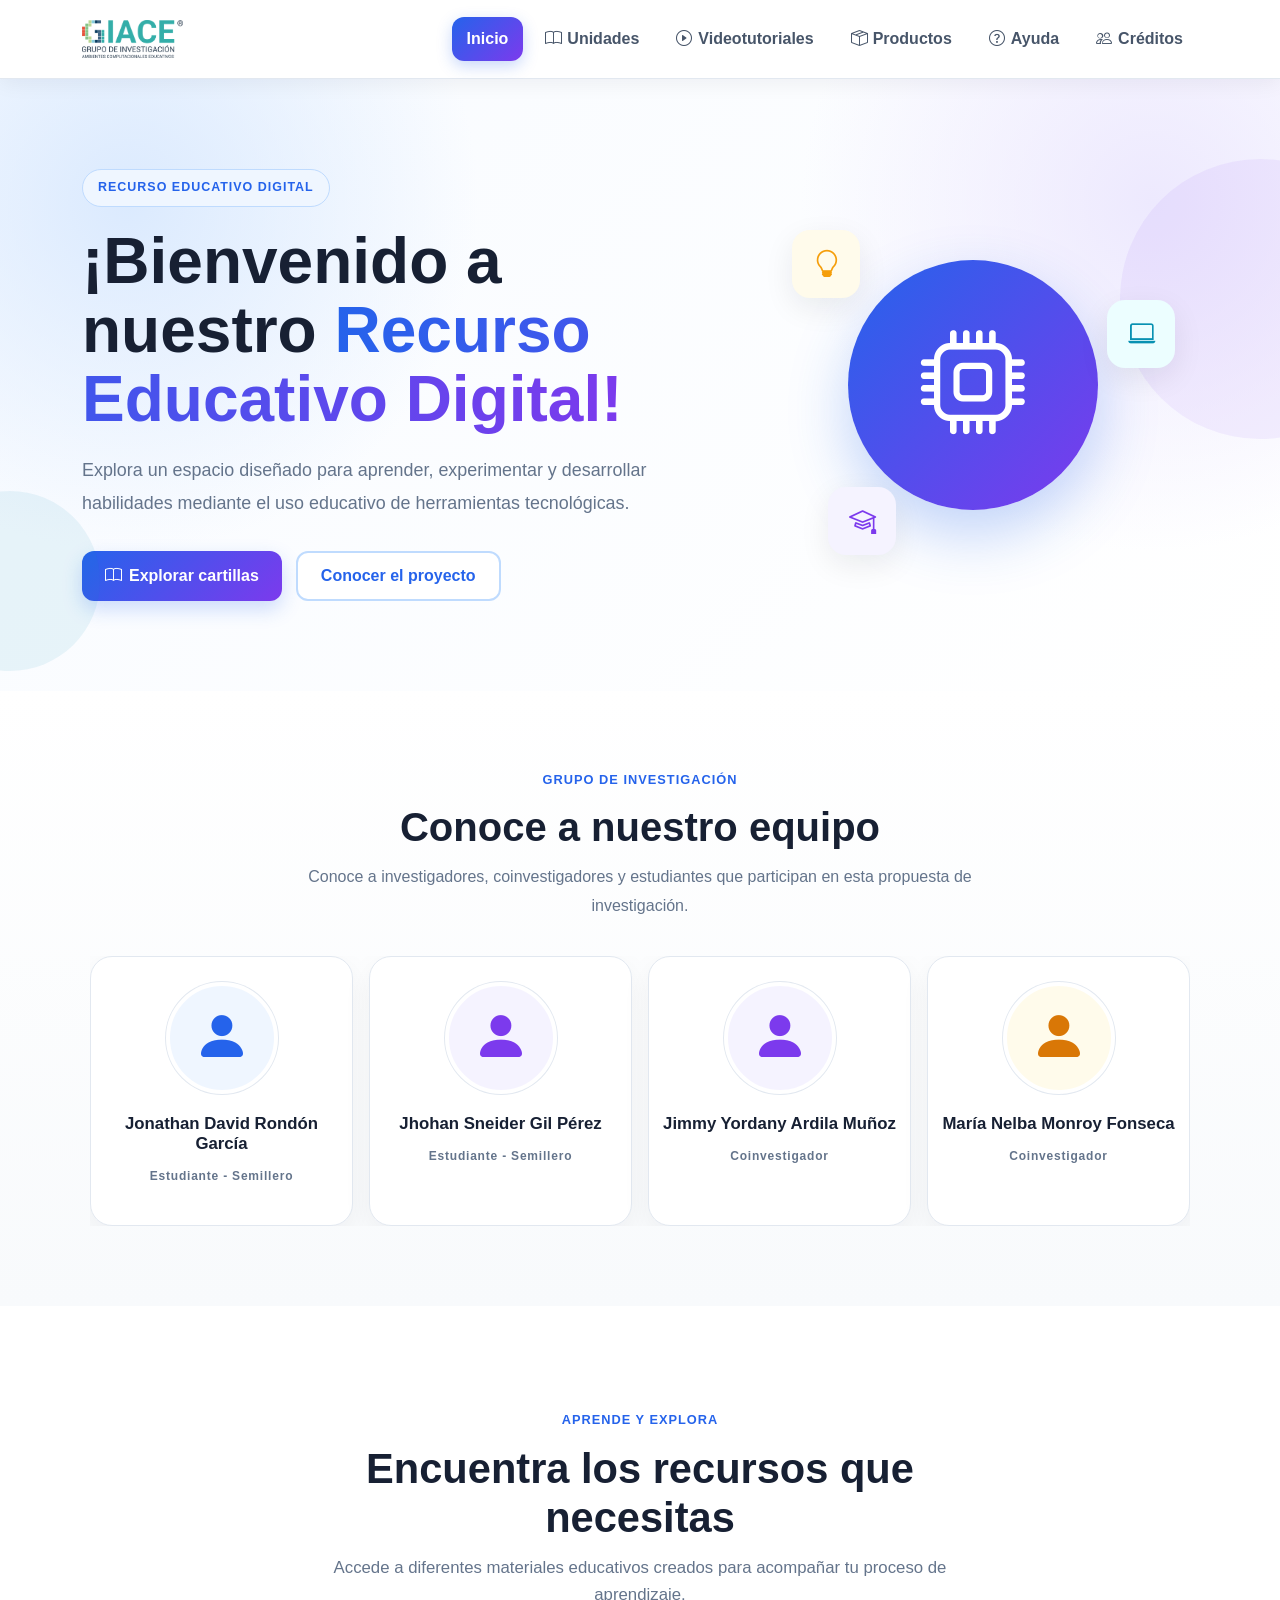
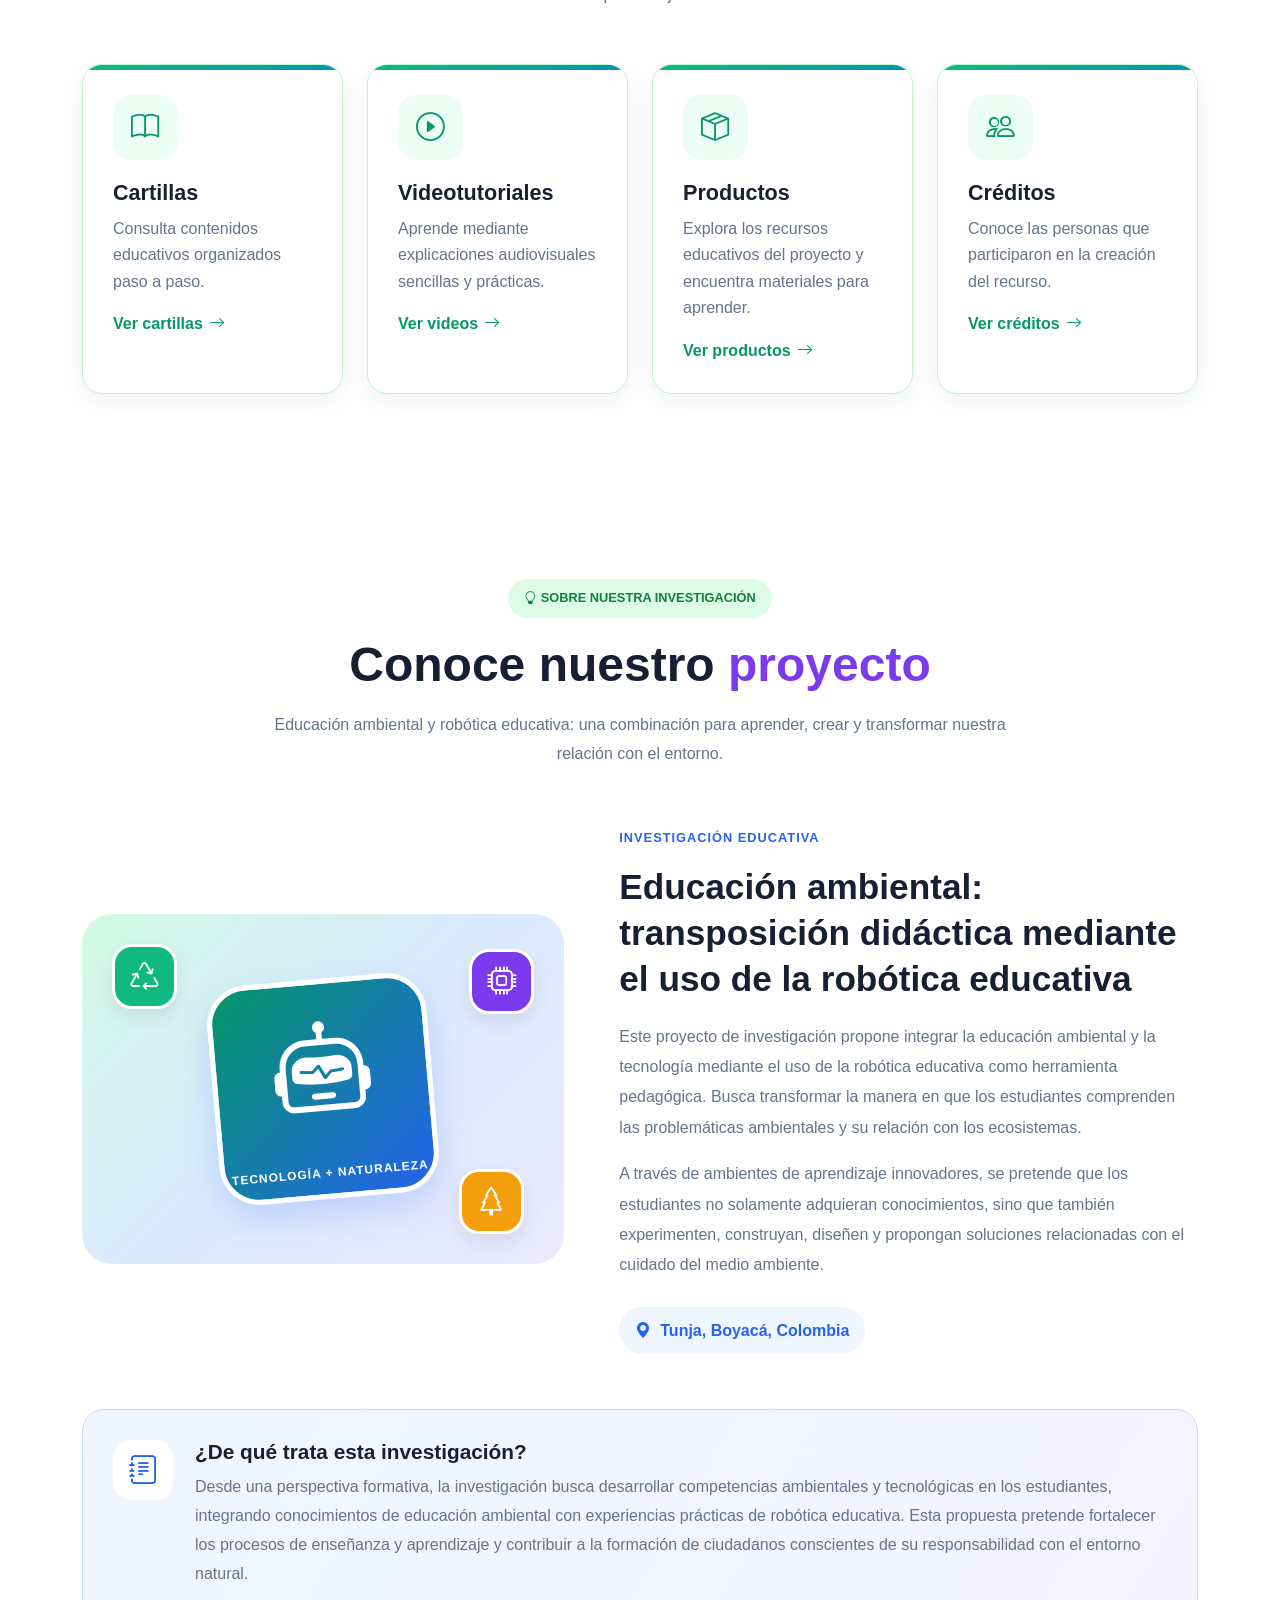
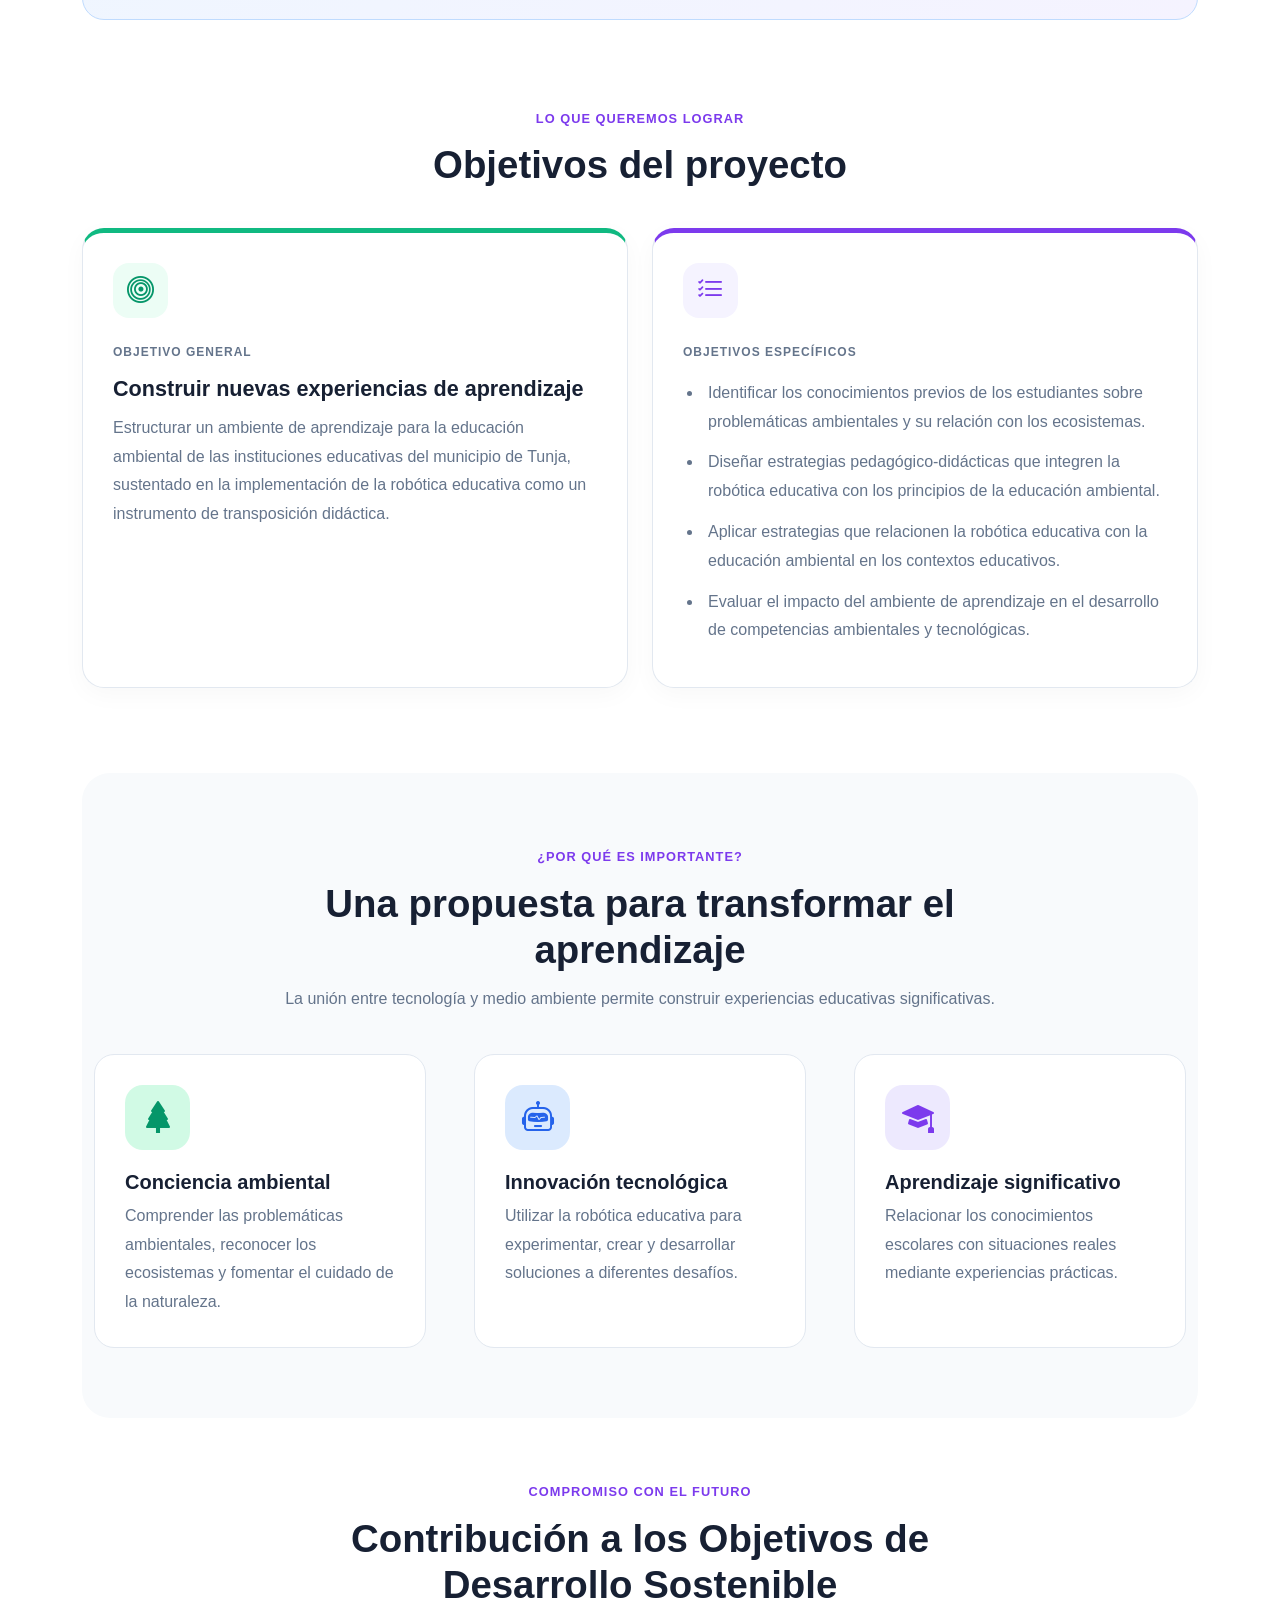
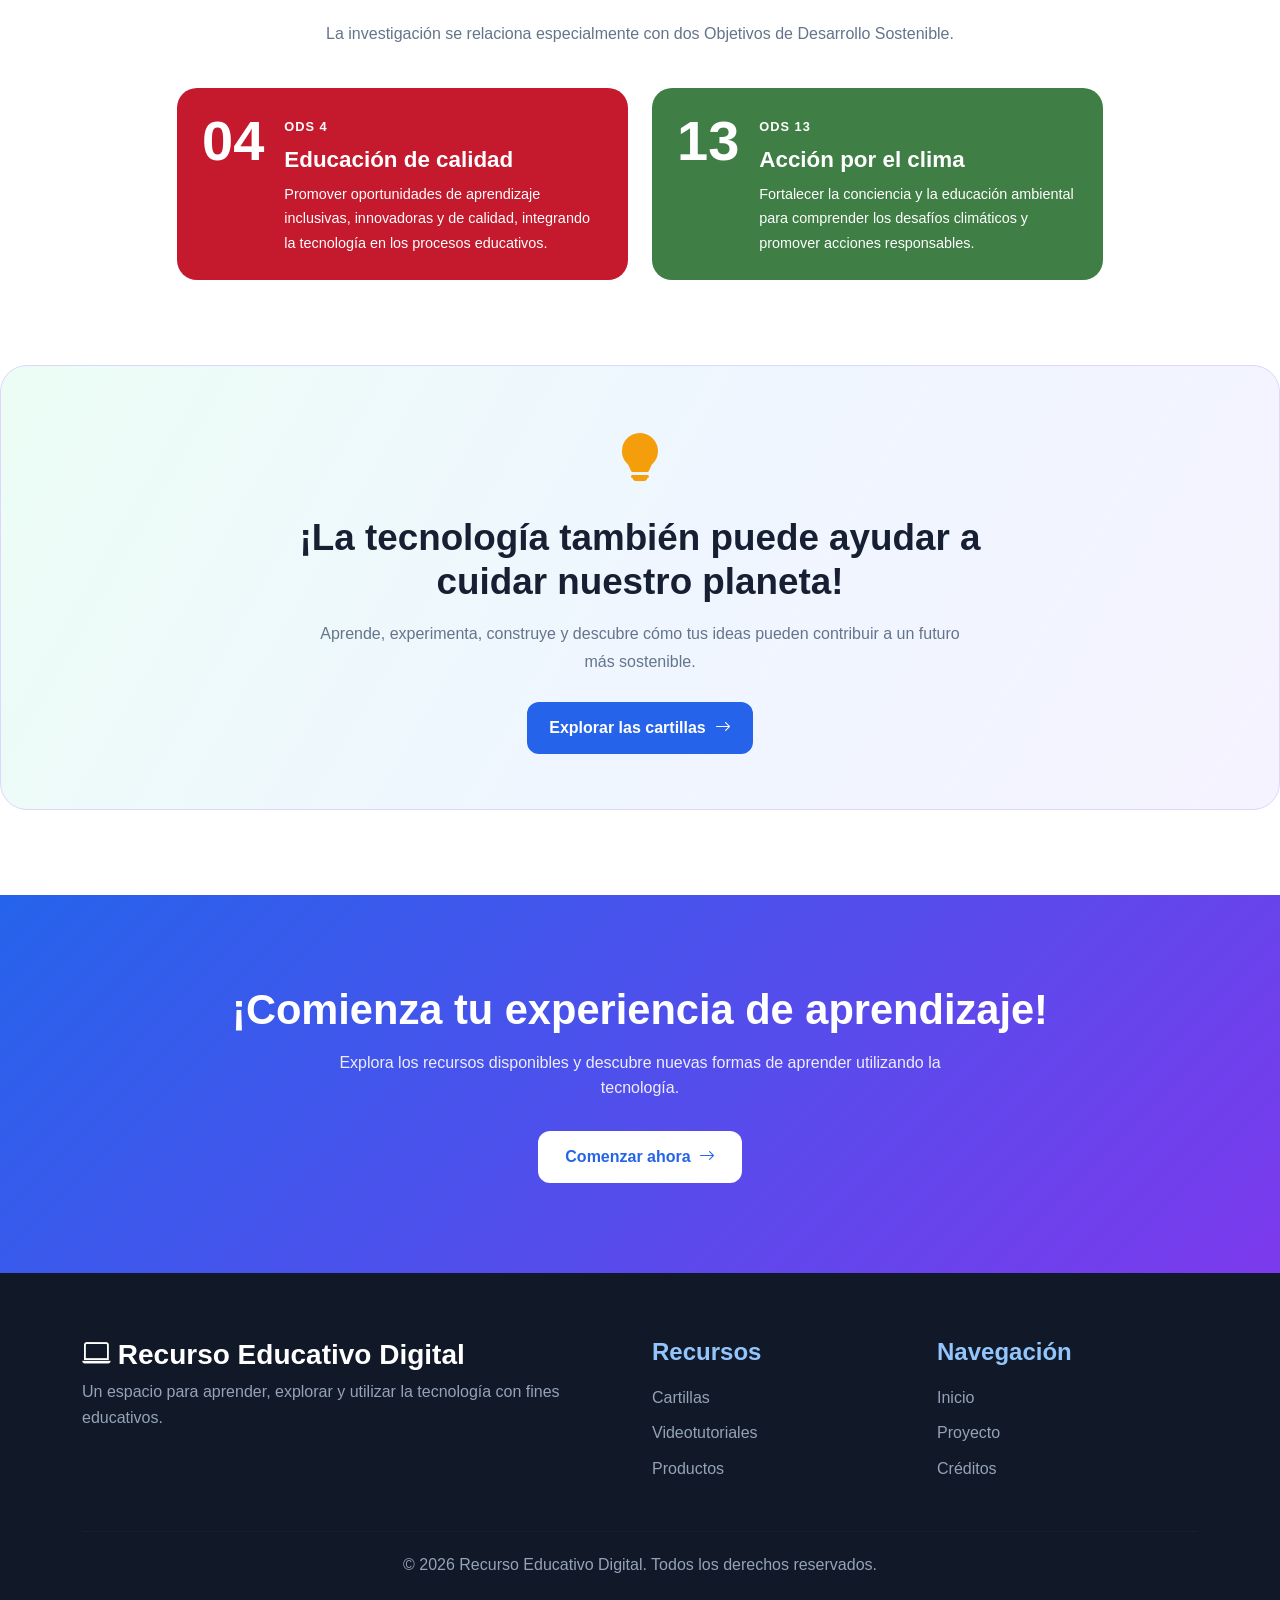
<file: index.html>
<!DOCTYPE html>
<html lang="es">

<head>
    <meta charset="UTF-8">
    <meta name="viewport" content="width=device-width, initial-scale=1.0">

    <title>Recurso Educativo Digital</title>

    <!-- Bootstrap -->
    <link href="https://cdn.jsdelivr.net/npm/bootstrap@5.3.2/dist/css/bootstrap.min.css" rel="stylesheet">

    <!-- Iconos -->
    <link rel="stylesheet" href="https://cdn.jsdelivr.net/npm/bootstrap-icons@1.11.3/font/bootstrap-icons.min.css">

    <!-- CSS propio -->
    <link rel="stylesheet" href="css/variables.css">
    <link rel="stylesheet" href="css/proyecto.css">
    <link rel="stylesheet" href="css/base.css">
    <link rel="stylesheet" href="css/layout.css">
    <link rel="stylesheet" href="css/components.css">
    <link rel="stylesheet" href="css/equipo.css">
</head>

<body>

    <!-- ================= HEADER ================= -->
    <header class="header-principal">

        <nav class="menu-principal navbar navbar-expand-lg">

            <div class="container">

                <!-- Logo / Nombre -->
                <a class="navbar-brand" href="index.html">
                    <img class="logo-giace" src="logos/logo%20GIACE.png" alt="Logo GIACE">
                </a>

                <!-- Botón responsive -->
                <button class="navbar-toggler" type="button" data-bs-toggle="collapse" data-bs-target="#menuNavegacion">
                    <span class="navbar-toggler-icon"></span>
                </button>

                <!-- Menú -->
                <div class="collapse navbar-collapse" id="menuNavegacion">

                    <ul class="navbar-nav ms-auto">

                        <li class="nav-item">
                            <a class="nav-link activo" href="index.html">
                                Inicio
                            </a>
                        </li>

                        <li class="nav-item">
                            <a class="nav-link" href="cartillas.html">
                                <i class="bi bi-book"></i>
                                Unidades
                            </a>
                        </li>

                        <li class="nav-item">
                            <a class="nav-link" href="videotutoriales.html">
                                <i class="bi bi-play-circle"></i>
                                Videotutoriales
                            </a>
                        </li>

                        <li class="nav-item">
                            <a class="nav-link" href="productos.html">
                                <i class="bi bi-box-seam"></i>
                                Productos
                            </a>
                        </li>

                        <li class="nav-item">
                            <a class="nav-link" href="ayuda.html">
                                <i class="bi bi-question-circle"></i>
                                Ayuda
                            </a>
                        </li>

                        <li class="nav-item">
                            <a class="nav-link" href="creditos.html">
                                <i class="bi bi-people"></i>
                                Créditos
                            </a>
                        </li>

                    </ul>

                </div>

            </div>

        </nav>

    </header>


    <!-- ================= HERO ================= -->
    <main>

        <section class="hero">

            <div class="container">

                <div class="row align-items-center">

                    <!-- Texto -->
                    <div class="col-lg-7">

                        <span class="etiqueta">
                            RECURSO EDUCATIVO DIGITAL
                        </span>

                        <h1>
                            ¡Bienvenido a nuestro
                            <span>Recurso Educativo Digital!</span>
                        </h1>

                        <p class="hero-texto">
                            Explora un espacio diseñado para aprender,
                            experimentar y desarrollar habilidades mediante
                            el uso educativo de herramientas tecnológicas.
                        </p>

                        <div class="hero-botones">

                            <a href="cartillas.html" class="btn btn-principal">
                                <i class="bi bi-book"></i>
                                Explorar cartillas
                            </a>

                            <a href="#proyecto" class="btn btn-secundario">
                                Conocer el proyecto
                            </a>

                        </div>

                    </div>


                    <!-- Ilustración -->
                    <div class="col-lg-5">

                        <div class="hero-ilustracion">

                            <div class="icono-flotante icono-1">
                                <i class="bi bi-lightbulb"></i>
                            </div>

                            <div class="icono-flotante icono-2">
                                <i class="bi bi-laptop"></i>
                            </div>

                            <div class="icono-flotante icono-3">
                                <i class="bi bi-mortarboard"></i>
                            </div>

                            <div class="circulo-principal">
                                <i class="bi bi-cpu"></i>
                            </div>

                        </div>

                    </div>

                </div>

            </div>

        </section>

        <section class="equipo-inicio" aria-labelledby="titulo-equipo-inicio">
            <div class="container">
                <div class="equipo-inicio-encabezado">
                    <span>GRUPO DE INVESTIGACIÓN</span>
                    <h2 id="titulo-equipo-inicio">Conoce a nuestro equipo</h2>
                    <p>
                        Conoce a investigadores, coinvestigadores y estudiantes
                        que participan en esta propuesta de investigación.
                    </p>
                </div>

                <div id="carruselEquipo" class="carousel slide carrusel-equipo" data-bs-ride="carousel"
                    data-bs-interval="4000" data-bs-pause="false" data-bs-keyboard="false" data-bs-touch="false">
                    <div class="carousel-inner">
                        <div class="carousel-item active">
                            <div class="row g-3 justify-content-center">






                                <div class="col-3">

                                    <article class="persona-carrusel persona-carrusel-azul">
                                        <div class="persona-carrusel-foto" role="img"
                                            aria-label="Espacio para la foto de Jonathan David Rondón García">
                                            <i class="bi bi-person-fill" aria-hidden="true"></i>
                                        </div>
                                        <h3><a href="https://apps1.uptc.edu.co/SiInvestigacionesFrontEnd/#/dashboard/detalle-investigador/10985"
                                                target="_blank" rel="noopener">Jonathan David Rondón García</a></h3>
                                        <span>Estudiante - Semillero </span>
                                    </article>
                                </div>



                                <div class="col-3">
                                    <article class="persona-carrusel persona-carrusel-morado">
                                        <div class="persona-carrusel-foto" role="img"
                                            aria-label="Espacio para la foto de Jhohan Sneider Gil Pérez">
                                            <i class="bi bi-person-fill" aria-hidden="true"></i>
                                        </div>
                                        <h3><a href="https://apps1.uptc.edu.co/SiInvestigacionesFrontEnd/#/dashboard/detalle-investigador/10982"
                                                target="_blank" rel="noopener">Jhohan Sneider Gil Pérez</a></h3>
                                        <span>Estudiante - Semillero </span>
                                    </article>
                                </div>
                                <div class="col-3">
                                    <article class="persona-carrusel persona-carrusel-morado">
                                        <div class="persona-carrusel-foto" role="img"
                                            aria-label="Espacio para la foto de Jimmy Yordany Ardila Muñoz">
                                            <i class="bi bi-person-fill" aria-hidden="true"></i>
                                        </div>
                                        <h3><a href="https://apps1.uptc.edu.co/SiInvestigacionesFrontEnd/#/dashboard/detalle-investigador/4490"
                                                target="_blank" rel="noopener">Jimmy Yordany Ardila Muñoz</a></h3>
                                        <span>Coinvestigador </span>
                                    </article>
                                </div>
                                <div class="col-3">
                                    <article class="persona-carrusel persona-carrusel-docente">
                                        <div class="persona-carrusel-foto" role="img"
                                            aria-label="Espacio para la foto de María Nelba Monroy Fonseca">
                                            <i class="bi bi-person-fill" aria-hidden="true"></i>
                                        </div>
                                        <h3><a href="https://apps1.uptc.edu.co/SiInvestigacionesFrontEnd/#/dashboard/detalle-investigador/775"
                                                target="_blank" rel="noopener">María Nelba Monroy Fonseca</a></h3>
                                        <span>Coinvestigador </span>
                                    </article>
                                </div>
                            </div>
                        </div>

                        <div class="carousel-item">
                            <div class="row g-3 justify-content-center">
                                <div class="col-3">
                                    <article class="persona-carrusel persona-carrusel-azul">
                                        <div class="persona-carrusel-foto" role="img"
                                            aria-label="Espacio para la foto de Edgar Orlando Caro">
                                            <i class="bi bi-person-fill" aria-hidden="true"></i>
                                        </div>
                                        <h3><a href="https://apps1.uptc.edu.co/SiInvestigacionesFrontEnd/#/dashboard/detalle-investigador/774"
                                                target="_blank" rel="noopener">Edgar Orlando Caro</a></h3>
                                        <span>Investigador Principal </span>
                                    </article>
                                </div>
                                <div class="col-3">
                                    <article class="persona-carrusel persona-carrusel-morado">
                                        <div class="persona-carrusel-foto" role="img"
                                            aria-label="Espacio para la foto de María Elsa Cañón Fandiño">
                                            <i class="bi bi-person-fill" aria-hidden="true"></i>
                                        </div>
                                        <h3><a href="https://apps1.uptc.edu.co/SiInvestigacionesFrontEnd/#/dashboard/detalle-investigador/8195"
                                                target="_blank" rel="noopener">María Elsa Cañón Fandiño</a></h3>
                                        <span>Auxiliar - Joven Investigador </span>
                                    </article>
                                </div>
                                <div class="col-3">
                                    <article class="persona-carrusel persona-carrusel-verde">
                                        <div class="persona-carrusel-foto" role="img"
                                            aria-label="Espacio para la foto de Claudia Andrea Betancur Rojas">
                                            <i class="bi bi-person-fill" aria-hidden="true"></i>
                                        </div>
                                        <h3><a href="https://apps1.uptc.edu.co/SiInvestigacionesFrontEnd/#/dashboard/detalle-investigador/11358"
                                                target="_blank" rel="noopener">Claudia Andrea Betancur Rojas</a></h3>
                                        <span>Investigador </span>
                                    </article>
                                </div>
                                <div class="col-3">
                                    <article class="persona-carrusel persona-carrusel-docente">
                                        <div class="persona-carrusel-foto" role="img"
                                            aria-label="Espacio para la foto de Manuel Santiago Solano Peña">
                                            <i class="bi bi-person-fill" aria-hidden="true"></i>
                                        </div>
                                        <h3><a href="https://apps1.uptc.edu.co/SiInvestigacionesFrontEnd/#/dashboard/detalle-investigador/10984"
                                                target="_blank" rel="noopener">Manuel Santiago Solano Peña</a></h3>
                                        <span>Estudiante - Semillero </span>
                                    </article>
                                </div>
                            </div>
                        </div>

                        <div class="carousel-item">
                            <div class="row g-3 justify-content-center">


                                <div class="col-3">
                                    <article class="persona-carrusel persona-carrusel-verde">
                                        <div class="persona-carrusel-foto" role="img"
                                            aria-label="Espacio para la foto de José Henry Pérez Sánchez">
                                            <i class="bi bi-person-fill" aria-hidden="true"></i>
                                        </div>
                                        <h3><a href="https://apps1.uptc.edu.co/SiInvestigacionesFrontEnd/#/dashboard/detalle-investigador/11362"
                                                target="_blank" rel="noopener">José Henry Pérez Sánchez</a></h3>
                                        <span>Investigador </span>
                                    </article>
                                </div>







                                <div class="col-3">
                                    <article class="persona-carrusel persona-carrusel-verde">
                                        <div class="persona-carrusel-foto" role="img"
                                            aria-label="Espacio para la foto de Fabián Arturo Morales Camargo">
                                            <i class="bi bi-person-fill" aria-hidden="true"></i>
                                        </div>
                                        <h3><a href="https://apps1.uptc.edu.co/SiInvestigacionesFrontEnd/#/dashboard/detalle-investigador/8498"
                                                target="_blank" rel="noopener">Fabián Arturo Morales Camargo</a></h3>
                                        <span>Estudiante - Semillero </span>
                                    </article>
                                </div>
                                <div class="col-3">
                                    <article class="persona-carrusel persona-carrusel-azul">
                                        <div class="persona-carrusel-foto" role="img"
                                            aria-label="Espacio para la foto de Oliva Patiño Cuervo">
                                            <i class="bi bi-person-fill" aria-hidden="true"></i>
                                        </div>
                                        <h3><a href="https://apps1.uptc.edu.co/SiInvestigacionesFrontEnd/#/dashboard/detalle-investigador/3199"
                                                target="_blank" rel="noopener">Oliva Patiño Cuervo</a></h3>
                                        <span>Coinvestigador </span>
                                    </article>
                                </div>
                                <div class="col-3">
                                    <article class="persona-carrusel persona-carrusel-morado">
                                        <div class="persona-carrusel-foto" role="img"
                                            aria-label="Espacio para la foto de Denisse Sofía Hernández Díaz">
                                            <i class="bi bi-person-fill" aria-hidden="true"></i>
                                        </div>
                                        <h3><a href="https://apps1.uptc.edu.co/SiInvestigacionesFrontEnd/#/dashboard/detalle-investigador/11079"
                                                target="_blank" rel="noopener">Denisse Sofía Hernández Díaz</a></h3>
                                        <span>Integrante del grupo</span>
                                    </article>
                                </div>
                            </div>
                        </div>
                    </div>
                </div>
            </div>
        </section>

        <!-- ================= RECURSOS ================= -->

        <section class="recursos">

            <div class="container">

                <div class="titulo-seccion">

                    <span>APRENDE Y EXPLORA</span>

                    <h2>
                        Encuentra los recursos
                        que necesitas
                    </h2>

                    <p>
                        Accede a diferentes materiales educativos
                        creados para acompañar tu proceso de aprendizaje.
                    </p>

                </div>


                <div class="row g-4 justify-content-center">

                    <!-- Cartillas -->
                    <div class="col-md-6 col-lg-3">

                        <div class="tarjeta-recurso">

                            <div class="icono-recurso">
                                <i class="bi bi-book"></i>
                            </div>

                            <h3>Cartillas</h3>

                            <p>
                                Consulta contenidos educativos organizados
                                paso a paso.
                            </p>

                            <a href="cartillas.html">
                                Ver cartillas
                                <i class="bi bi-arrow-right"></i>
                            </a>

                        </div>

                    </div>


                    <!-- Videos -->
                    <div class="col-md-6 col-lg-3">

                        <div class="tarjeta-recurso">

                            <div class="icono-recurso">
                                <i class="bi bi-play-circle"></i>
                            </div>

                            <h3>Videotutoriales</h3>

                            <p>
                                Aprende mediante explicaciones audiovisuales
                                sencillas y prácticas.
                            </p>

                            <a href="videotutoriales.html">
                                Ver videos
                                <i class="bi bi-arrow-right"></i>
                            </a>

                        </div>

                    </div>


                    <!-- Productos -->
                    <div class="col-md-6 col-lg-3">

                        <div class="tarjeta-recurso">

                            <div class="icono-recurso">
                                <i class="bi bi-box-seam"></i>
                            </div>

                            <h3>Productos</h3>

                            <p>
                                Explora los recursos educativos del proyecto
                                y encuentra materiales para aprender.
                            </p>

                            <a href="productos.html">
                                Ver productos
                                <i class="bi bi-arrow-right"></i>
                            </a>

                        </div>

                    </div>

                    <!-- Créditos -->
                    <div class="col-md-6 col-lg-3">

                        <div class="tarjeta-recurso">

                            <div class="icono-recurso">
                                <i class="bi bi-people"></i>
                            </div>

                            <h3>Créditos</h3>

                            <p>
                                Conoce las personas que participaron
                                en la creación del recurso.
                            </p>

                            <a href="creditos.html">
                                Ver créditos
                                <i class="bi bi-arrow-right"></i>
                            </a>

                        </div>

                    </div>

                </div>

            </div>

        </section>


        <!-- ================= PRESENTACIÓN DEL PROYECTO ================= -->

        <!-- CONOCE NUESTRO PROYECTO -->
        <section class="proyecto-presentacion" id="proyecto">

            <div class="container">

                <!-- ENCABEZADO -->
                <div class="titulo-proyecto">
                    <span class="etiqueta-proyecto">
                        <i class="bi bi-lightbulb"></i> SOBRE NUESTRA INVESTIGACIÓN
                    </span>

                    <h2>Conoce nuestro <span>proyecto</span></h2>

                    <p>
                        Educación ambiental y robótica educativa:
                        una combinación para aprender, crear y transformar
                        nuestra relación con el entorno.
                    </p>
                </div>


                <!-- INFORMACIÓN PRINCIPAL -->
                <div class="proyecto-principal">

                    <div class="proyecto-imagen">
                        <div class="imagen-contenido">
                            <i class="bi bi-robot"></i>
                            <span>TECNOLOGÍA + NATURALEZA</span>
                        </div>

                        <div class="burbuja-proyecto burbuja-1">
                            <i class="bi bi-recycle"></i>
                        </div>

                        <div class="burbuja-proyecto burbuja-2">
                            <i class="bi bi-cpu"></i>
                        </div>

                        <div class="burbuja-proyecto burbuja-3">
                            <i class="bi bi-tree"></i>
                        </div>
                    </div>

                    <div class="proyecto-descripcion">

                        <span class="subtitulo-proyecto">
                            INVESTIGACIÓN EDUCATIVA
                        </span>

                        <h3>
                            Educación ambiental: transposición didáctica
                            mediante el uso de la robótica educativa
                        </h3>

                        <p>
                            Este proyecto de investigación propone integrar
                            la educación ambiental y la tecnología mediante
                            el uso de la robótica educativa como herramienta
                            pedagógica. Busca transformar la manera en que
                            los estudiantes comprenden las problemáticas
                            ambientales y su relación con los ecosistemas.
                        </p>

                        <p>
                            A través de ambientes de aprendizaje innovadores,
                            se pretende que los estudiantes no solamente
                            adquieran conocimientos, sino que también
                            experimenten, construyan, diseñen y propongan
                            soluciones relacionadas con el cuidado del medio
                            ambiente.
                        </p>

                        <div class="ubicacion-proyecto">
                            <i class="bi bi-geo-alt-fill"></i>
                            Tunja, Boyacá, Colombia
                        </div>

                    </div>

                </div>


                <!-- RESUMEN -->
                <div class="resumen-proyecto">

                    <div class="icono-resumen">
                        <i class="bi bi-journal-text"></i>
                    </div>

                    <div>
                        <h3>¿De qué trata esta investigación?</h3>

                        <p>
                            Desde una perspectiva formativa, la investigación
                            busca desarrollar competencias ambientales y
                            tecnológicas en los estudiantes, integrando
                            conocimientos de educación ambiental con
                            experiencias prácticas de robótica educativa.
                            Esta propuesta pretende fortalecer los procesos
                            de enseñanza y aprendizaje y contribuir a la
                            formación de ciudadanos conscientes de su
                            responsabilidad con el entorno natural.
                        </p>
                    </div>

                </div>


                <!-- OBJETIVOS -->
                <div class="objetivos-proyecto">

                    <div class="titulo-secundario">
                        <span>LO QUE QUEREMOS LOGRAR</span>
                        <h2>Objetivos del proyecto</h2>
                    </div>

                    <div class="row g-4">

                        <!-- OBJETIVO GENERAL -->
                        <div class="col-lg-6">
                            <div class="tarjeta-objetivo objetivo-general">

                                <div class="objetivo-icono">
                                    <i class="bi bi-bullseye"></i>
                                </div>

                                <span>OBJETIVO GENERAL</span>

                                <h3>Construir nuevas experiencias de aprendizaje</h3>

                                <p>
                                    Estructurar un ambiente de aprendizaje para
                                    la educación ambiental de las instituciones
                                    educativas del municipio de Tunja, sustentado
                                    en la implementación de la robótica educativa
                                    como un instrumento de transposición didáctica.
                                </p>

                            </div>
                        </div>


                        <!-- OBJETIVOS ESPECÍFICOS -->
                        <div class="col-lg-6">

                            <div class="tarjeta-objetivo objetivo-especifico">

                                <div class="objetivo-icono">
                                    <i class="bi bi-list-check"></i>
                                </div>

                                <span>OBJETIVOS ESPECÍFICOS</span>

                                <ul>
                                    <li>
                                        Identificar los conocimientos previos
                                        de los estudiantes sobre problemáticas
                                        ambientales y su relación con los ecosistemas.
                                    </li>

                                    <li>
                                        Diseñar estrategias pedagógico-didácticas
                                        que integren la robótica educativa con
                                        los principios de la educación ambiental.
                                    </li>

                                    <li>
                                        Aplicar estrategias que relacionen la
                                        robótica educativa con la educación ambiental
                                        en los contextos educativos.
                                    </li>

                                    <li>
                                        Evaluar el impacto del ambiente de aprendizaje
                                        en el desarrollo de competencias ambientales
                                        y tecnológicas.
                                    </li>
                                </ul>

                            </div>
                        </div>

                    </div>
                </div>


                <!-- IMPORTANCIA -->
                <div class="importancia-proyecto">

                    <div class="titulo-secundario">
                        <span>¿POR QUÉ ES IMPORTANTE?</span>
                        <h2>Una propuesta para transformar el aprendizaje</h2>
                        <p>
                            La unión entre tecnología y medio ambiente
                            permite construir experiencias educativas
                            significativas.
                        </p>
                    </div>

                    <div class="row g-4">

                        <div class="col-md-4">
                            <div class="tarjeta-importancia importancia-verde">
                                <i class="bi bi-tree-fill"></i>
                                <h3>Conciencia ambiental</h3>
                                <p>
                                    Comprender las problemáticas ambientales,
                                    reconocer los ecosistemas y fomentar
                                    el cuidado de la naturaleza.
                                </p>
                            </div>
                        </div>

                        <div class="col-md-4">
                            <div class="tarjeta-importancia importancia-azul">
                                <i class="bi bi-robot"></i>
                                <h3>Innovación tecnológica</h3>
                                <p>
                                    Utilizar la robótica educativa para
                                    experimentar, crear y desarrollar
                                    soluciones a diferentes desafíos.
                                </p>
                            </div>
                        </div>

                        <div class="col-md-4">
                            <div class="tarjeta-importancia importancia-morado">
                                <i class="bi bi-mortarboard-fill"></i>
                                <h3>Aprendizaje significativo</h3>
                                <p>
                                    Relacionar los conocimientos escolares
                                    con situaciones reales mediante
                                    experiencias prácticas.
                                </p>
                            </div>
                        </div>

                    </div>
                </div>


                <!-- ODS -->
                <div class="ods-proyecto">

                    <div class="titulo-secundario">
                        <span>COMPROMISO CON EL FUTURO</span>
                        <h2>Contribución a los Objetivos de Desarrollo Sostenible</h2>
                        <p>
                            La investigación se relaciona especialmente
                            con dos Objetivos de Desarrollo Sostenible.
                        </p>
                    </div>

                    <div class="row justify-content-center g-4">

                        <div class="col-md-5">
                            <div class="tarjeta-ods ods-4">

                                <div class="numero-ods">04</div>

                                <div>
                                    <span>ODS 4</span>
                                    <h3>Educación de calidad</h3>

                                    <p>
                                        Promover oportunidades de aprendizaje
                                        inclusivas, innovadoras y de calidad,
                                        integrando la tecnología en los
                                        procesos educativos.
                                    </p>
                                </div>

                            </div>
                        </div>

                        <div class="col-md-5">
                            <div class="tarjeta-ods ods-13">

                                <div class="numero-ods">13</div>

                                <div>
                                    <span>ODS 13</span>
                                    <h3>Acción por el clima</h3>

                                    <p>
                                        Fortalecer la conciencia y la educación
                                        ambiental para comprender los desafíos
                                        climáticos y promover acciones responsables.
                                    </p>
                                </div>

                            </div>
                        </div>

                    </div>

                </div>


                <!-- DATOS DEL PROYECTO -->




            </div>


            <!-- MENSAJE FINAL -->
            <div class="mensaje-proyecto">

                <i class="bi bi-lightbulb-fill"></i>

                <h2>¡La tecnología también puede ayudar a cuidar nuestro planeta!</h2>

                <p>
                    Aprende, experimenta, construye y descubre cómo
                    tus ideas pueden contribuir a un futuro más sostenible.
                </p>

                <a href="cartillas.html" class="btn-proyecto">
                    Explorar las cartillas
                    <i class="bi bi-arrow-right"></i>
                </a>

            </div>

            </div>
        </section>



        <!-- ================= LLAMADO A LA ACCIÓN ================= -->

        <section class="llamado-accion">

            <div class="container text-center">

                <h2>
                    ¡Comienza tu experiencia de aprendizaje!
                </h2>

                <p>
                    Explora los recursos disponibles y descubre nuevas
                    formas de aprender utilizando la tecnología.
                </p>

                <a href="cartillas.html" class="btn btn-blanco">
                    Comenzar ahora
                    <i class="bi bi-arrow-right"></i>
                </a>

            </div>

        </section>

    </main>


    <!-- ================= FOOTER ================= -->

    <footer class="footer">

        <div class="container">

            <div class="row">

                <div class="col-md-6">

                    <h3>
                        <i class="bi bi-laptop"></i>
                        Recurso Educativo Digital
                    </h3>

                    <p>
                        Un espacio para aprender, explorar y utilizar
                        la tecnología con fines educativos.
                    </p>

                </div>


                <div class="col-md-3">

                    <h4>Recursos</h4>

                    <a href="cartillas.html">Cartillas</a>
                    <a href="videotutoriales.html">Videotutoriales</a>
                    <a href="productos.html">Productos</a>

                </div>


                <div class="col-md-3">

                    <h4>Navegación</h4>

                    <a href="index.html">Inicio</a>
                    <a href="#proyecto">Proyecto</a>
                    <a href="creditos.html">Créditos</a>

                </div>

            </div>


            <hr>

            <div class="footer-bottom">

                <p>
                    © <span id="anio"></span>
                    Recurso Educativo Digital.
                    Todos los derechos reservados.
                </p>

            </div>

        </div>

    </footer>


    <!-- Bootstrap JS -->
    <script src="https://cdn.jsdelivr.net/npm/bootstrap@5.3.2/dist/js/bootstrap.bundle.min.js">
    </script>

    <!-- JS propio -->
    <script src="js/index.js"></script>

</body>

</html>
</file>
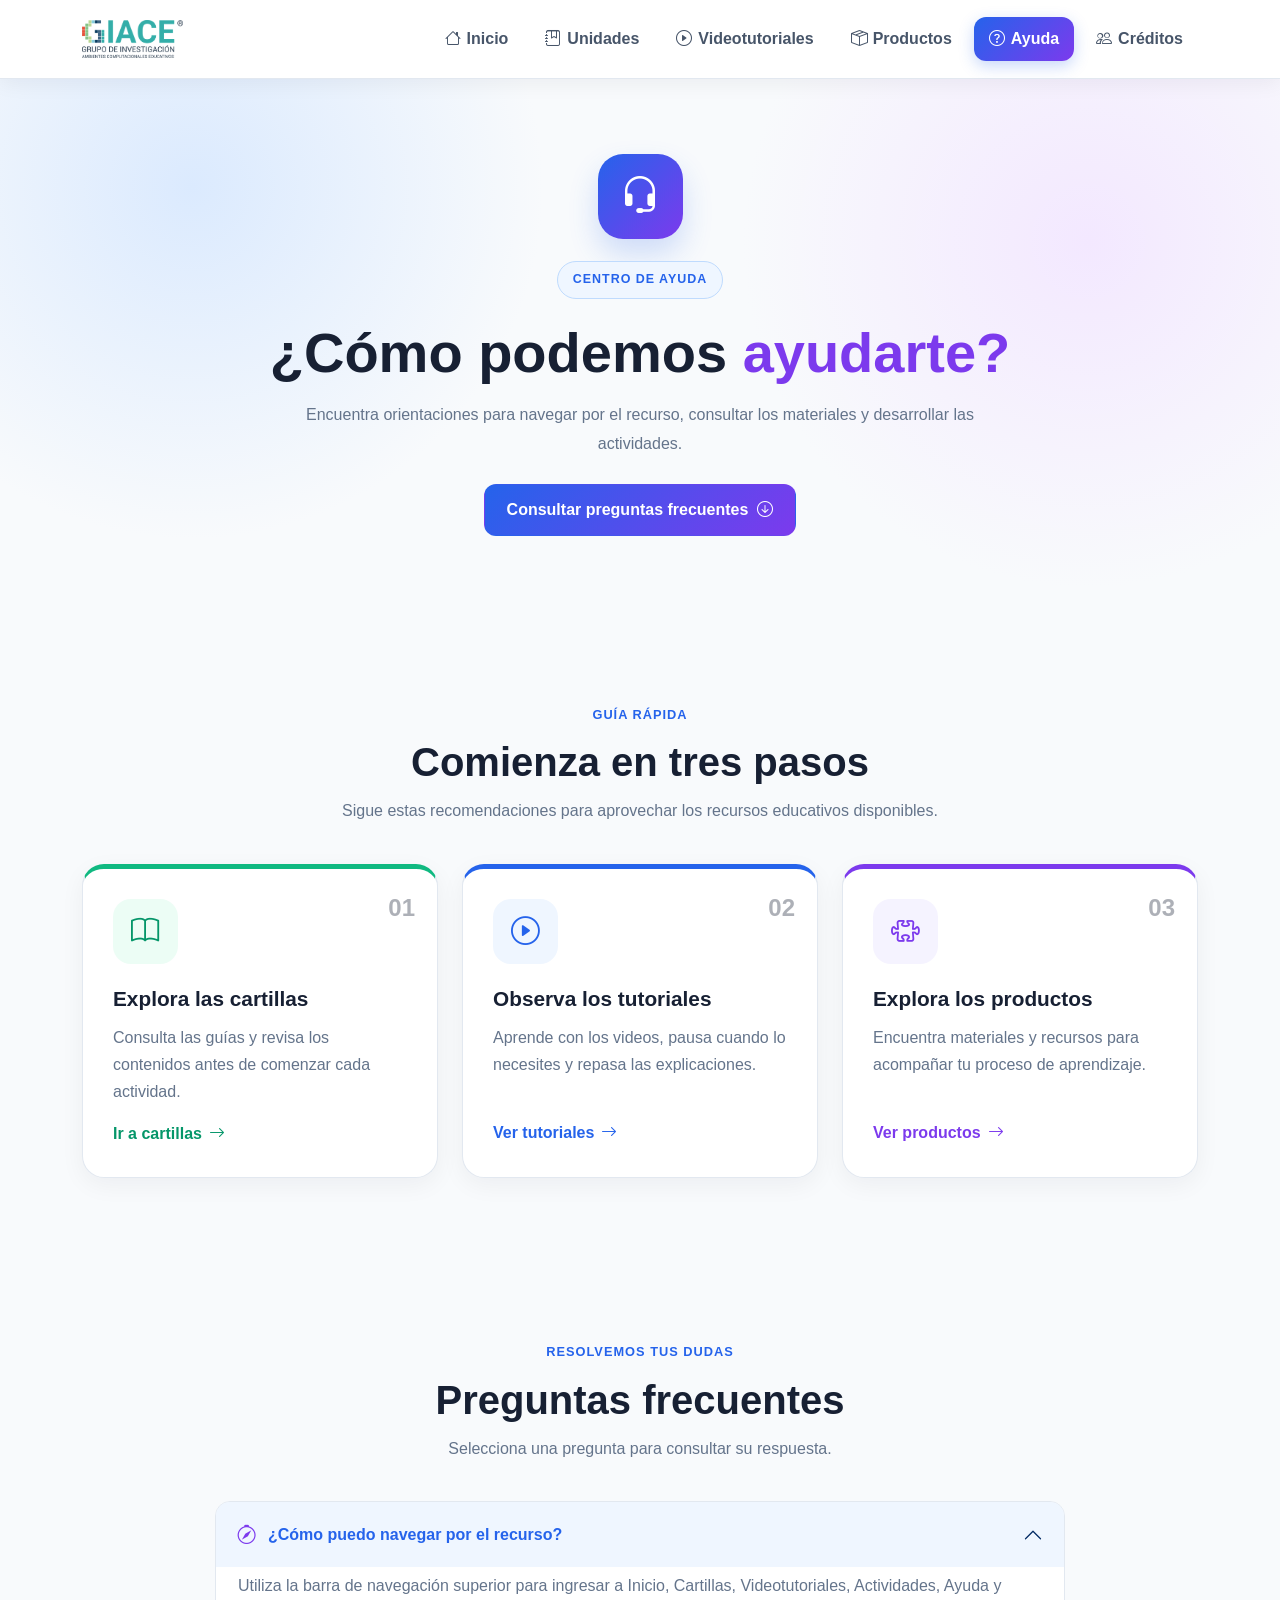
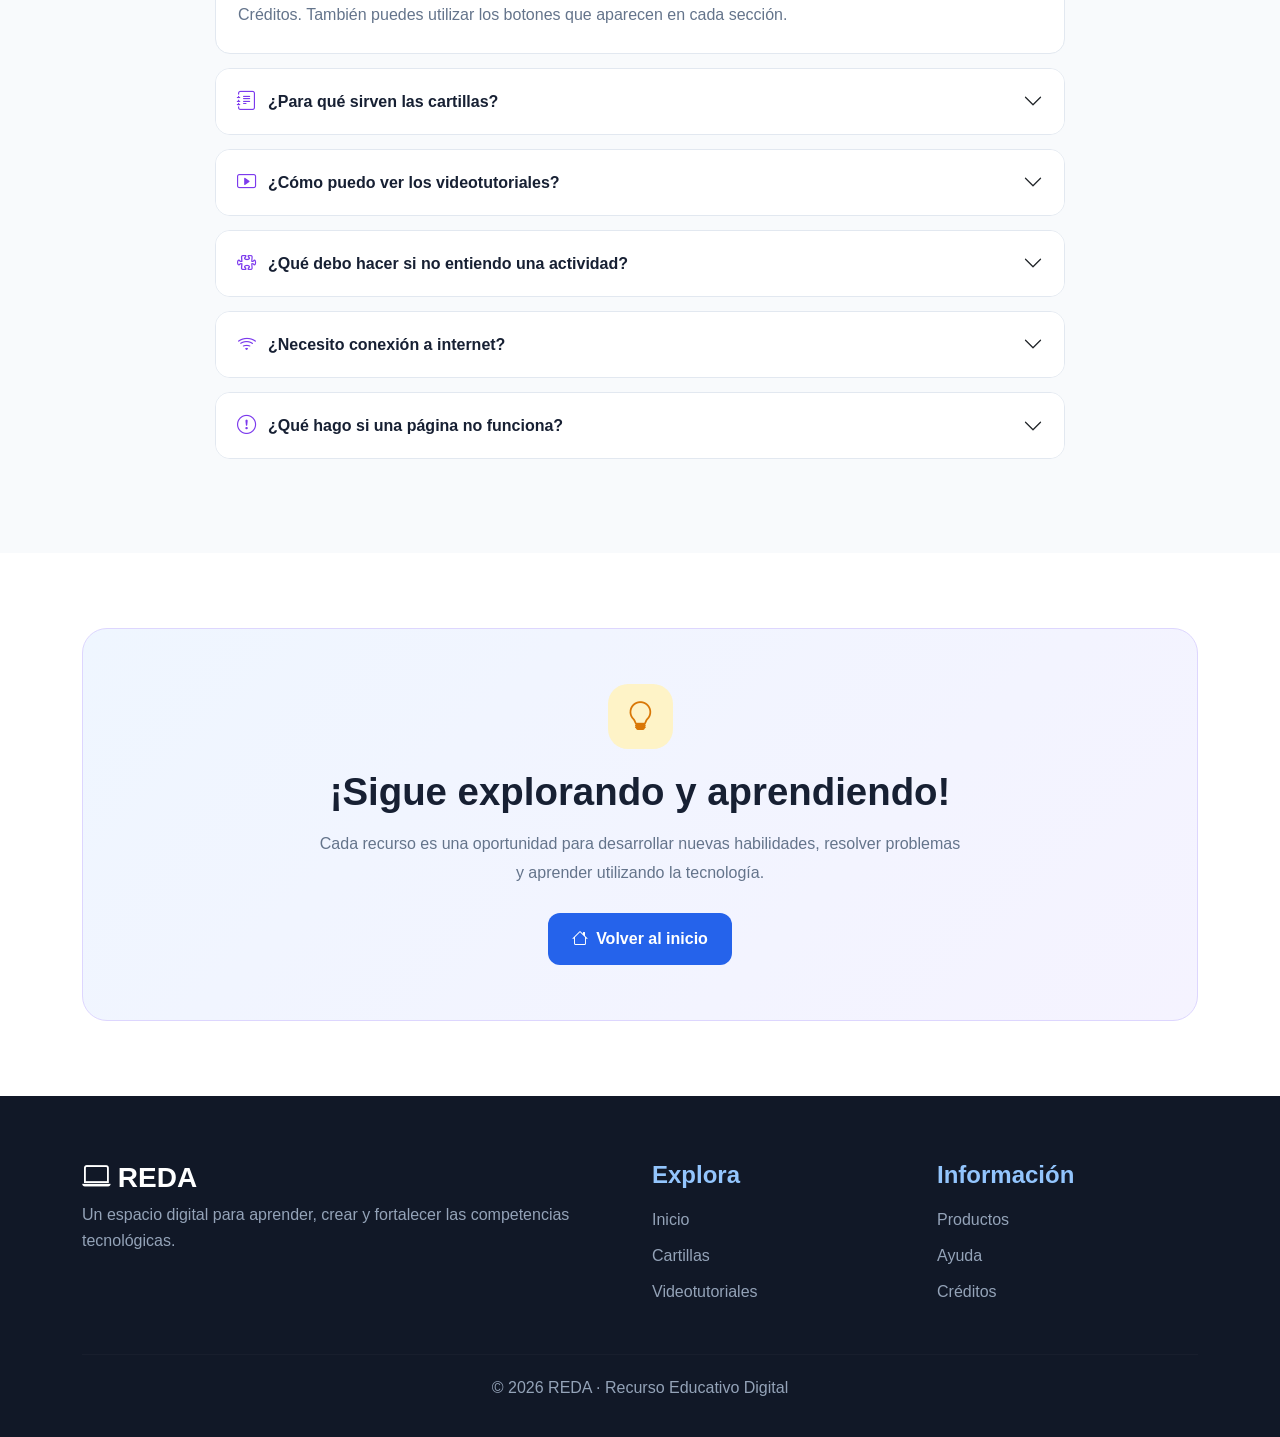
<file: ayuda.html>
<!DOCTYPE html>
<html lang="es">
<head>
    <meta charset="UTF-8">
    <meta name="viewport" content="width=device-width, initial-scale=1.0">

    <title>Centro de ayuda | REDA</title>

    <link href="https://cdn.jsdelivr.net/npm/bootstrap@5.3.2/dist/css/bootstrap.min.css"
          rel="stylesheet">

    <link rel="stylesheet"
          href="https://cdn.jsdelivr.net/npm/bootstrap-icons@1.11.3/font/bootstrap-icons.min.css">

    <link rel="stylesheet" href="css/variables.css">
    <link rel="stylesheet" href="css/base.css">
    <link rel="stylesheet" href="css/layout.css">
    <link rel="stylesheet" href="css/components.css">
    <link rel="stylesheet" href="css/ayuda.css">
</head>

<body>

<header class="header-principal">
    <nav class="navbar navbar-expand-lg menu-principal">
        <div class="container">

            <a class="navbar-brand" href="index.html">
                <img class="logo-giace" src="logos/logo%20GIACE.png" alt="Logo GIACE">
            </a>

            <button class="navbar-toggler" type="button"
                    data-bs-toggle="collapse"
                    data-bs-target="#menuNavegacion"
                    aria-controls="menuNavegacion"
                    aria-expanded="false"
                    aria-label="Abrir menú">
                <span class="navbar-toggler-icon"></span>
            </button>

            <div class="collapse navbar-collapse" id="menuNavegacion">
                <ul class="navbar-nav ms-auto">

                    <li class="nav-item">
                        <a class="nav-link" href="index.html">
                            <i class="bi bi-house"></i> Inicio
                        </a>
                    </li>

                    <li class="nav-item">
                        <a class="nav-link" href="cartillas.html">
                            <i class="bi bi-journal-bookmark"></i> Unidades
                        </a>
                    </li>

                    <li class="nav-item">
                        <a class="nav-link" href="videotutoriales.html">
                            <i class="bi bi-play-circle"></i> Videotutoriales
                        </a>
                    </li>

                    <li class="nav-item">
                        <a class="nav-link" href="productos.html">
                            <i class="bi bi-box-seam"></i> Productos
                        </a>
                    </li>

                    <li class="nav-item">
                        <a class="nav-link activo" href="ayuda.html">
                            <i class="bi bi-question-circle"></i> Ayuda
                        </a>
                    </li>

                    <li class="nav-item">
                        <a class="nav-link" href="creditos.html">
                            <i class="bi bi-people"></i> Créditos
                        </a>
                    </li>

                </ul>
            </div>
        </div>
    </nav>
</header>


<main>

    <!-- PORTADA DE AYUDA -->
    <section class="ayuda-hero">
        <div class="container">

            <div class="ayuda-icono-principal">
                <i class="bi bi-headset"></i>
            </div>

            <span class="etiqueta">CENTRO DE AYUDA</span>

            <h1>¿Cómo podemos <span>ayudarte?</span></h1>

            <p>
                Encuentra orientaciones para navegar por el recurso,
                consultar los materiales y desarrollar las actividades.
            </p>

            <a href="#preguntas" class="btn btn-ayuda">
                Consultar preguntas frecuentes
                <i class="bi bi-arrow-down-circle"></i>
            </a>

        </div>
    </section>


    <!-- GUÍA RÁPIDA -->
    <section class="guia-rapida">
        <div class="container">

            <div class="encabezado-ayuda">
                <span>GUÍA RÁPIDA</span>
                <h2>Comienza en tres pasos</h2>
                <p>
                    Sigue estas recomendaciones para aprovechar
                    los recursos educativos disponibles.
                </p>
            </div>

            <div class="row g-4">

                <div class="col-md-4">
                    <article class="paso-ayuda paso-verde">

                        <div class="numero-paso">01</div>

                        <div class="icono-paso">
                            <i class="bi bi-book"></i>
                        </div>

                        <h3>Explora las cartillas</h3>

                        <p>
                            Consulta las guías y revisa los contenidos
                            antes de comenzar cada actividad.
                        </p>

                        <a href="cartillas.html">
                            Ir a cartillas <i class="bi bi-arrow-right"></i>
                        </a>

                    </article>
                </div>


                <div class="col-md-4">
                    <article class="paso-ayuda paso-azul">

                        <div class="numero-paso">02</div>

                        <div class="icono-paso">
                            <i class="bi bi-play-circle"></i>
                        </div>

                        <h3>Observa los tutoriales</h3>

                        <p>
                            Aprende con los videos, pausa cuando lo
                            necesites y repasa las explicaciones.
                        </p>

                        <a href="videotutoriales.html">
                            Ver tutoriales <i class="bi bi-arrow-right"></i>
                        </a>

                    </article>
                </div>


                <div class="col-md-4">
                    <article class="paso-ayuda paso-morado">

                        <div class="numero-paso">03</div>

                        <div class="icono-paso">
                            <i class="bi bi-puzzle"></i>
                        </div>

                        <h3>Explora los productos</h3>

                        <p>
                            Encuentra materiales y recursos para
                            acompañar tu proceso de aprendizaje.
                        </p>

                        <a href="productos.html">
                            Ver productos <i class="bi bi-arrow-right"></i>
                        </a>

                    </article>
                </div>

            </div>
        </div>
    </section>


    <!-- PREGUNTAS FRECUENTES -->
    <section class="preguntas-ayuda" id="preguntas">
        <div class="container">

            <div class="encabezado-ayuda">
                <span>RESOLVEMOS TUS DUDAS</span>
                <h2>Preguntas frecuentes</h2>
                <p>
                    Selecciona una pregunta para consultar su respuesta.
                </p>
            </div>

            <div class="accordion acordeon-ayuda" id="preguntasFrecuentes">

                <!-- PREGUNTA 1 -->
                <div class="accordion-item">
                    <h3 class="accordion-header">
                        <button class="accordion-button"
                                type="button"
                                data-bs-toggle="collapse"
                                data-bs-target="#respuesta1"
                                aria-expanded="true"
                                aria-controls="respuesta1">
                            <i class="bi bi-compass"></i>
                            ¿Cómo puedo navegar por el recurso?
                        </button>
                    </h3>

                    <div id="respuesta1"
                         class="accordion-collapse collapse show"
                         data-bs-parent="#preguntasFrecuentes">

                        <div class="accordion-body">
                            Utiliza la barra de navegación superior para
                            ingresar a Inicio, Cartillas, Videotutoriales,
                            Actividades, Ayuda y Créditos. También puedes
                            utilizar los botones que aparecen en cada sección.
                        </div>
                    </div>
                </div>


                <!-- PREGUNTA 2 -->
                <div class="accordion-item">
                    <h3 class="accordion-header">
                        <button class="accordion-button collapsed"
                                type="button"
                                data-bs-toggle="collapse"
                                data-bs-target="#respuesta2"
                                aria-expanded="false"
                                aria-controls="respuesta2">
                            <i class="bi bi-journal-text"></i>
                            ¿Para qué sirven las cartillas?
                        </button>
                    </h3>

                    <div id="respuesta2"
                         class="accordion-collapse collapse"
                         data-bs-parent="#preguntasFrecuentes">

                        <div class="accordion-body">
                            Las cartillas contienen explicaciones, conceptos,
                            instrucciones y actividades que te ayudan a
                            comprender los temas del proyecto. Léelas
                            siguiendo el orden propuesto.
                        </div>
                    </div>
                </div>


                <!-- PREGUNTA 3 -->
                <div class="accordion-item">
                    <h3 class="accordion-header">
                        <button class="accordion-button collapsed"
                                type="button"
                                data-bs-toggle="collapse"
                                data-bs-target="#respuesta3"
                                aria-expanded="false"
                                aria-controls="respuesta3">
                            <i class="bi bi-play-btn"></i>
                            ¿Cómo puedo ver los videotutoriales?
                        </button>
                    </h3>

                    <div id="respuesta3"
                         class="accordion-collapse collapse"
                         data-bs-parent="#preguntasFrecuentes">

                        <div class="accordion-body">
                            Entra en la sección Videotutoriales y selecciona
                            el video que quieras consultar. Si no se reproduce,
                            comprueba tu conexión a internet y vuelve a intentarlo.
                        </div>
                    </div>
                </div>


                <!-- PREGUNTA 4 -->
                <div class="accordion-item">
                    <h3 class="accordion-header">
                        <button class="accordion-button collapsed"
                                type="button"
                                data-bs-toggle="collapse"
                                data-bs-target="#respuesta4"
                                aria-expanded="false"
                                aria-controls="respuesta4">
                            <i class="bi bi-puzzle"></i>
                            ¿Qué debo hacer si no entiendo una actividad?
                        </button>
                    </h3>

                    <div id="respuesta4"
                         class="accordion-collapse collapse"
                         data-bs-parent="#preguntasFrecuentes">

                        <div class="accordion-body">
                            Revisa nuevamente la cartilla relacionada,
                            consulta el videotutorial correspondiente
                            y lee con atención las instrucciones.
                            Si la duda continúa, solicita orientación al docente.
                        </div>
                    </div>
                </div>


                <!-- PREGUNTA 5 -->
                <div class="accordion-item">
                    <h3 class="accordion-header">
                        <button class="accordion-button collapsed"
                                type="button"
                                data-bs-toggle="collapse"
                                data-bs-target="#respuesta5"
                                aria-expanded="false"
                                aria-controls="respuesta5">
                            <i class="bi bi-wifi"></i>
                            ¿Necesito conexión a internet?
                        </button>
                    </h3>

                    <div id="respuesta5"
                         class="accordion-collapse collapse"
                         data-bs-parent="#preguntasFrecuentes">

                        <div class="accordion-body">
                            La navegación por páginas alojadas en internet
                            y la reproducción de videos en línea requieren
                            conexión. Los materiales descargables pueden
                            consultarse sin conexión si ya están guardados
                            en tu dispositivo.
                        </div>
                    </div>
                </div>


                <!-- PREGUNTA 6 -->
                <div class="accordion-item">
                    <h3 class="accordion-header">
                        <button class="accordion-button collapsed"
                                type="button"
                                data-bs-toggle="collapse"
                                data-bs-target="#respuesta6"
                                aria-expanded="false"
                                aria-controls="respuesta6">
                            <i class="bi bi-exclamation-circle"></i>
                            ¿Qué hago si una página no funciona?
                        </button>
                    </h3>

                    <div id="respuesta6"
                         class="accordion-collapse collapse"
                         data-bs-parent="#preguntasFrecuentes">

                        <div class="accordion-body">
                            Verifica tu conexión, actualiza la página
                            y comprueba que el enlace sea correcto.
                            Si el problema continúa, informa al docente
                            o a la persona encargada del recurso.
                        </div>
                    </div>
                </div>

            </div>
        </div>
    </section>


    <!-- MENSAJE FINAL -->
    <section class="ayuda-final">
        <div class="container">
            <div class="ayuda-final-tarjeta">

                <div class="ayuda-final-icono">
                    <i class="bi bi-lightbulb"></i>
                </div>

                <h2>¡Sigue explorando y aprendiendo!</h2>

                <p>
                    Cada recurso es una oportunidad para desarrollar
                    nuevas habilidades, resolver problemas y aprender
                    utilizando la tecnología.
                </p>

                <a href="index.html" class="btn btn-volver">
                    <i class="bi bi-house"></i>
                    Volver al inicio
                </a>

            </div>
        </div>
    </section>

</main>


<footer class="footer">
    <div class="container">

        <div class="row g-4">

            <div class="col-md-6">
                <h3><i class="bi bi-laptop"></i> REDA</h3>
                <p>
                    Un espacio digital para aprender, crear
                    y fortalecer las competencias tecnológicas.
                </p>
            </div>

            <div class="col-md-3">
                <h4>Explora</h4>
                <a href="index.html">Inicio</a>
                <a href="cartillas.html">Cartillas</a>
                <a href="videotutoriales.html">Videotutoriales</a>
            </div>

            <div class="col-md-3">
                <h4>Información</h4>
                <a href="productos.html">Productos</a>
                <a href="ayuda.html">Ayuda</a>
                <a href="creditos.html">Créditos</a>
            </div>

        </div>

        <hr>

        <div class="footer-bottom">
            <p>© <span id="anio"></span> REDA · Recurso Educativo Digital</p>
        </div>

    </div>
</footer>


<script src="https://cdn.jsdelivr.net/npm/bootstrap@5.3.2/dist/js/bootstrap.bundle.min.js"></script>

<script>
    document.getElementById("anio").textContent =
        new Date().getFullYear();
</script>

</body>
</html>
</file>
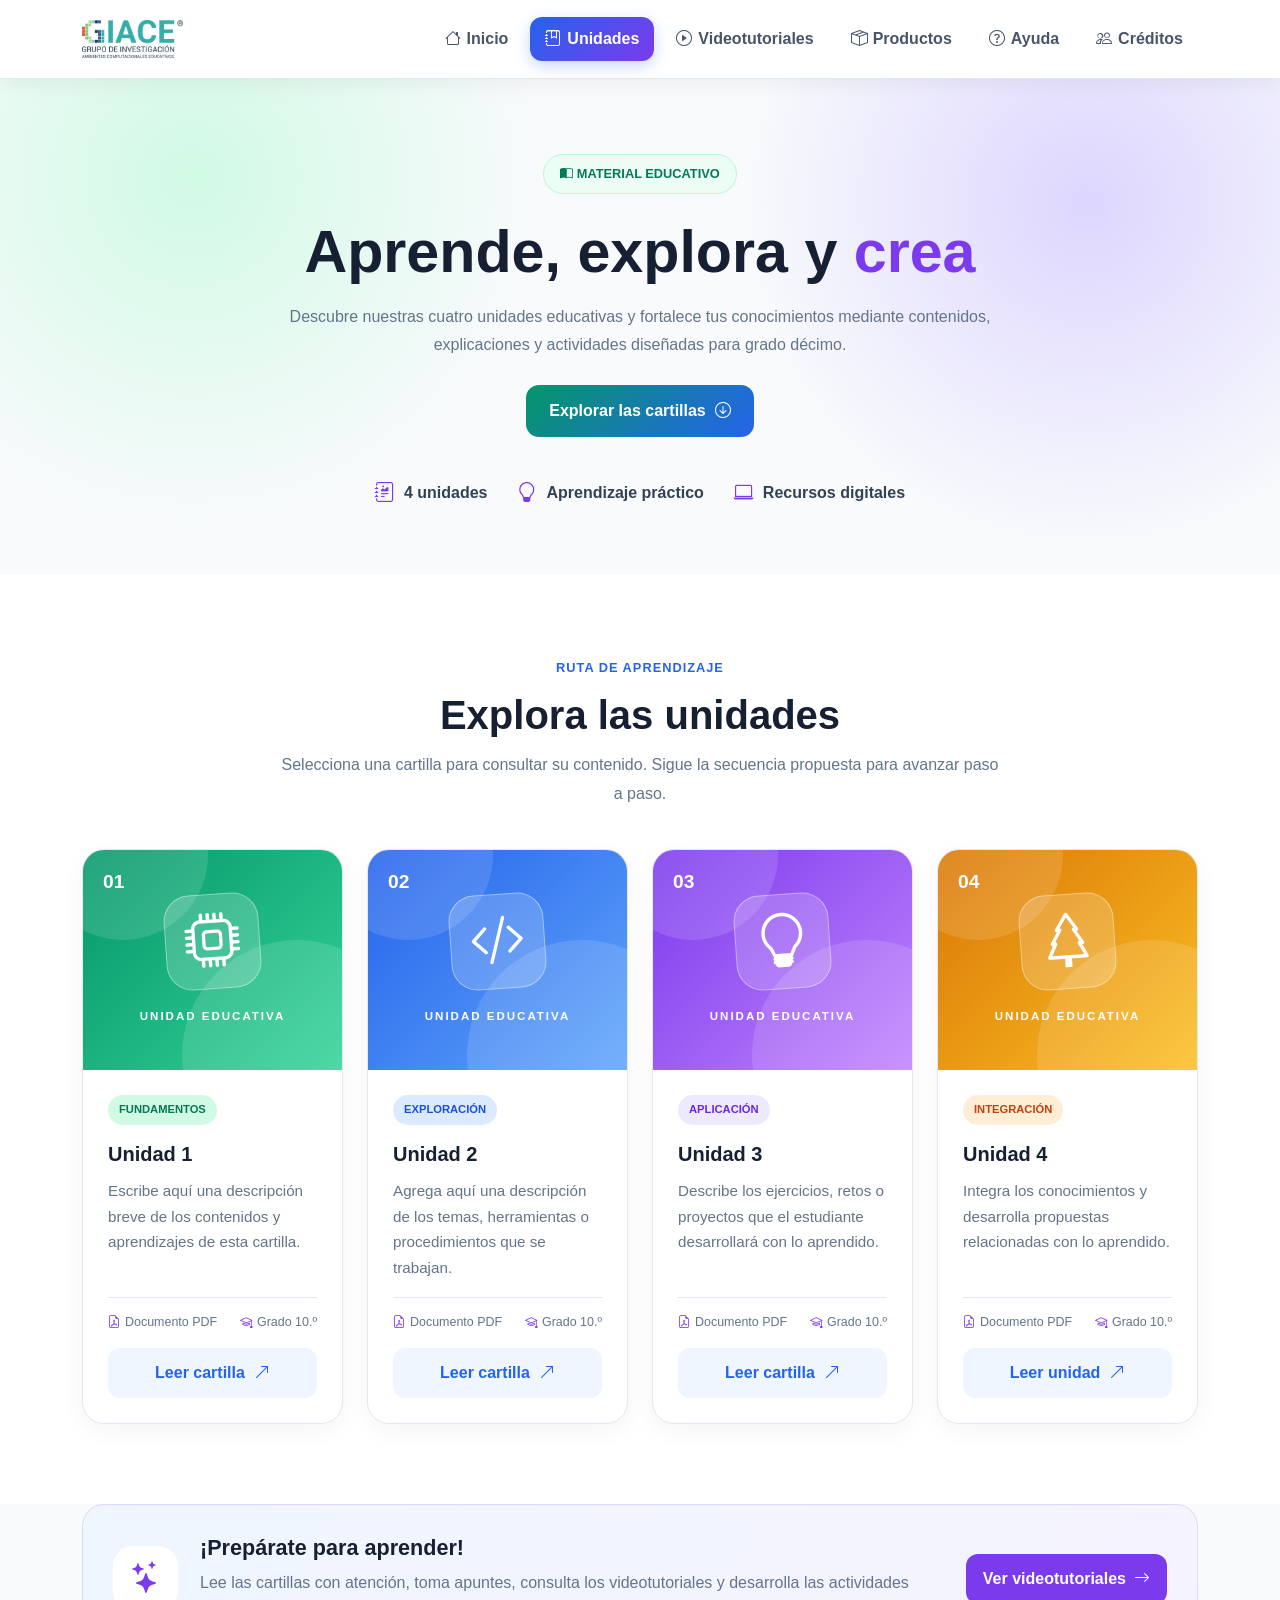
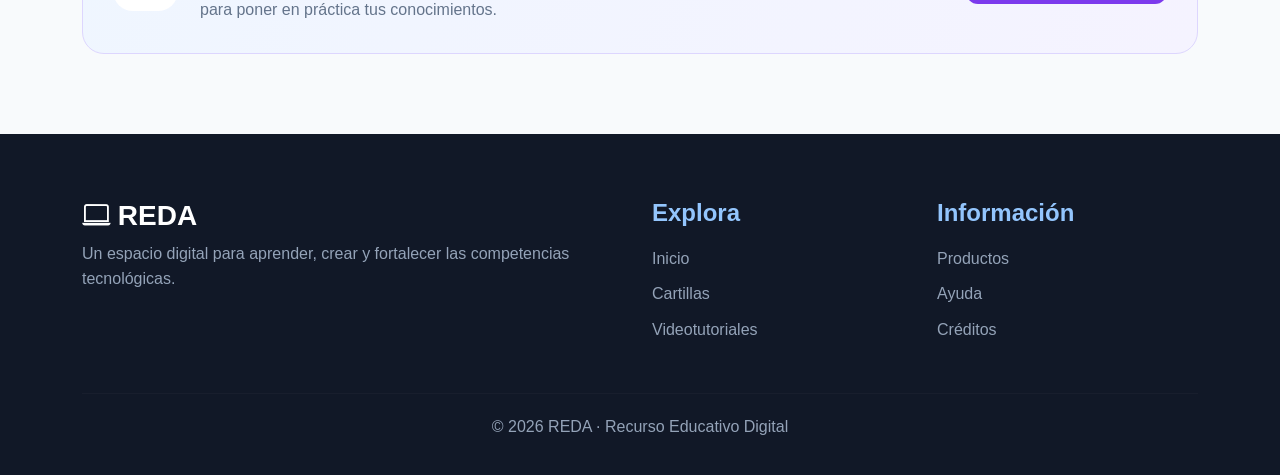
<file: cartillas.html>
<!DOCTYPE html>
<html lang="es">
<head>
    <meta charset="UTF-8">
    <meta name="viewport" content="width=device-width, initial-scale=1.0">
    <title>Cartillas educativas | REDA</title>

    <link href="https://cdn.jsdelivr.net/npm/bootstrap@5.3.2/dist/css/bootstrap.min.css"
          rel="stylesheet">

    <link rel="stylesheet"
          href="https://cdn.jsdelivr.net/npm/bootstrap-icons@1.11.3/font/bootstrap-icons.min.css">

    <link rel="stylesheet" href="css/variables.css">
    <link rel="stylesheet" href="css/base.css">
    <link rel="stylesheet" href="css/layout.css">
    <link rel="stylesheet" href="css/components.css">
    <link rel="stylesheet" href="css/cartillas.css">
</head>

<body>

<header class="header-principal">
    <nav class="navbar navbar-expand-lg menu-principal">
        <div class="container">

            <a class="navbar-brand" href="index.html">
                <img class="logo-giace" src="logos/logo%20GIACE.png" alt="Logo GIACE">
            </a>

            <button class="navbar-toggler" type="button"
                    data-bs-toggle="collapse"
                    data-bs-target="#menuNavegacion"
                    aria-controls="menuNavegacion"
                    aria-expanded="false"
                    aria-label="Abrir menú">
                <span class="navbar-toggler-icon"></span>
            </button>

            <div class="collapse navbar-collapse" id="menuNavegacion">
                <ul class="navbar-nav ms-auto">
                    <li class="nav-item">
                        <a class="nav-link" href="index.html">
                            <i class="bi bi-house"></i> Inicio
                        </a>
                    </li>

                    <li class="nav-item">
                        <a class="nav-link activo" href="cartillas.html">
                            <i class="bi bi-journal-bookmark"></i> Unidades
                        </a>
                    </li>

                    <li class="nav-item">
                        <a class="nav-link" href="videotutoriales.html">
                            <i class="bi bi-play-circle"></i> Videotutoriales
                        </a>
                    </li>

                    <li class="nav-item">
                        <a class="nav-link" href="productos.html">
                            <i class="bi bi-box-seam"></i> Productos
                        </a>
                    </li>

                    <li class="nav-item">
                        <a class="nav-link" href="ayuda.html">
                            <i class="bi bi-question-circle"></i> Ayuda
                        </a>
                    </li>

                    <li class="nav-item">
                        <a class="nav-link" href="creditos.html">
                            <i class="bi bi-people"></i> Créditos
                        </a>
                    </li>
                </ul>
            </div>
        </div>
    </nav>
</header>


<main>

    <!-- PORTADA -->
    <section class="cartillas-hero">
        <div class="container">
            <span class="cartillas-etiqueta">
                <i class="bi bi-book-half"></i>
                MATERIAL EDUCATIVO
            </span>

            <h1>Aprende, explora y <span>crea</span></h1>

            <p>
                Descubre nuestras cuatro unidades educativas y fortalece
                tus conocimientos mediante contenidos, explicaciones
                y actividades diseñadas para grado décimo.
            </p>

            <a href="#mis-cartillas" class="btn-cartillas">
                Explorar las cartillas
                <i class="bi bi-arrow-down-circle"></i>
            </a>

            <div class="cartillas-dato">
                <div>
                    <i class="bi bi-journal-richtext"></i>
                    <strong>4 unidades</strong>
                </div>
                <div>
                    <i class="bi bi-lightbulb"></i>
                    <strong>Aprendizaje práctico</strong>
                </div>
                <div>
                    <i class="bi bi-laptop"></i>
                    <strong>Recursos digitales</strong>
                </div>
            </div>
        </div>
    </section>


    <!-- LAS CUATRO UNIDADES -->
    <section class="seccion-cartillas" id="mis-cartillas">
        <div class="container">

            <div class="titulo-cartillas">
                <span>RUTA DE APRENDIZAJE</span>
                <h2>Explora las unidades</h2>
                <p>
                    Selecciona una cartilla para consultar su contenido.
                    Sigue la secuencia propuesta para avanzar paso a paso.
                </p>
            </div>

            <div class="row g-4">

                <!-- UNIDAD 1 -->
                <div class="col-md-6 col-lg-3">
                    <article class="tarjeta-cartilla">

                        <div class="portada-cartilla portada-uno">
                            <span class="numero-cartilla">01</span>

                            <div class="ilustracion-cartilla">
                                <i class="bi bi-cpu"></i>
                            </div>

                            <span class="texto-portada">UNIDAD EDUCATIVA</span>
                        </div>

                        <div class="contenido-cartilla">
                            <span class="categoria-cartilla categoria-verde">
                                FUNDAMENTOS
                            </span>

                            <!-- Cambia el título por el real -->
                            <h3>Unidad 1</h3>

                            <p>
                                Escribe aquí una descripción breve de
                                los contenidos y aprendizajes de esta cartilla.
                            </p>

                            <div class="detalle-cartilla">
                                <span>
                                    <i class="bi bi-file-earmark-pdf"></i>
                                    Documento PDF
                                </span>
                                <span>
                                    <i class="bi bi-mortarboard"></i>
                                    Grado 10.º
                                </span>
                            </div>

                            <a href="documentos/cartilla1.pdf"
                               class="boton-cartilla"
                               target="_blank"
                               rel="noopener">
                                Leer cartilla
                                <i class="bi bi-arrow-up-right"></i>
                            </a>
                        </div>

                    </article>
                </div>


                <!-- UNIDAD 2 -->
                <div class="col-md-6 col-lg-3">
                    <article class="tarjeta-cartilla">

                        <div class="portada-cartilla portada-dos">
                            <span class="numero-cartilla">02</span>

                            <div class="ilustracion-cartilla">
                                <i class="bi bi-code-slash"></i>
                            </div>

                            <span class="texto-portada">UNIDAD EDUCATIVA</span>
                        </div>

                        <div class="contenido-cartilla">
                            <span class="categoria-cartilla categoria-azul">
                                EXPLORACIÓN
                            </span>

                            <h3>Unidad 2</h3>

                            <p>
                                Agrega aquí una descripción de los temas,
                                herramientas o procedimientos que se trabajan.
                            </p>

                            <div class="detalle-cartilla">
                                <span>
                                    <i class="bi bi-file-earmark-pdf"></i>
                                    Documento PDF
                                </span>
                                <span>
                                    <i class="bi bi-mortarboard"></i>
                                    Grado 10.º
                                </span>
                            </div>

                            <a href="documentos/cartilla2.pdf"
                               class="boton-cartilla"
                               target="_blank"
                               rel="noopener">
                                Leer cartilla
                                <i class="bi bi-arrow-up-right"></i>
                            </a>
                        </div>

                    </article>
                </div>


                <!-- UNIDAD 3 -->
                <div class="col-md-6 col-lg-3">
                    <article class="tarjeta-cartilla">

                        <div class="portada-cartilla portada-tres">
                            <span class="numero-cartilla">03</span>

                            <div class="ilustracion-cartilla">
                                <i class="bi bi-lightbulb"></i>
                            </div>

                            <span class="texto-portada">UNIDAD EDUCATIVA</span>
                        </div>

                        <div class="contenido-cartilla">
                            <span class="categoria-cartilla categoria-morado">
                                APLICACIÓN
                            </span>

                            <h3>Unidad 3</h3>

                            <p>
                                Describe los ejercicios, retos o proyectos
                                que el estudiante desarrollará con lo aprendido.
                            </p>

                            <div class="detalle-cartilla">
                                <span>
                                    <i class="bi bi-file-earmark-pdf"></i>
                                    Documento PDF
                                </span>
                                <span>
                                    <i class="bi bi-mortarboard"></i>
                                    Grado 10.º
                                </span>
                            </div>

                            <a href="documentos/cartilla3.pdf"
                               class="boton-cartilla"
                               target="_blank"
                               rel="noopener">
                                Leer cartilla
                                <i class="bi bi-arrow-up-right"></i>
                            </a>
                        </div>

                    </article>
                </div>

                <!-- UNIDAD 4 -->
                <div class="col-md-6 col-lg-3">
                    <article class="tarjeta-cartilla">

                        <div class="portada-cartilla portada-cuatro">
                            <span class="numero-cartilla">04</span>

                            <div class="ilustracion-cartilla">
                                <i class="bi bi-tree"></i>
                            </div>

                            <span class="texto-portada">UNIDAD EDUCATIVA</span>
                        </div>

                        <div class="contenido-cartilla">
                            <span class="categoria-cartilla categoria-naranja">
                                INTEGRACIÓN
                            </span>

                            <h3>Unidad 4</h3>

                            <p>
                                Integra los conocimientos y desarrolla
                                propuestas relacionadas con lo aprendido.
                            </p>

                            <div class="detalle-cartilla">
                                <span>
                                    <i class="bi bi-file-earmark-pdf"></i>
                                    Documento PDF
                                </span>
                                <span>
                                    <i class="bi bi-mortarboard"></i>
                                    Grado 10.º
                                </span>
                            </div>

                            <a href="documentos/cartilla4.pdf"
                               class="boton-cartilla"
                               target="_blank"
                               rel="noopener">
                                Leer unidad
                                <i class="bi bi-arrow-up-right"></i>
                            </a>
                        </div>

                    </article>
                </div>

            </div>
        </div>
    </section>


    <!-- RECOMENDACIONES -->
    <section class="recomendaciones-cartillas">
        <div class="container">
            <div class="recomendaciones-panel">

                <div class="recomendaciones-icono">
                    <i class="bi bi-stars"></i>
                </div>

                <div>
                    <h2>¡Prepárate para aprender!</h2>
                    <p>
                        Lee las cartillas con atención, toma apuntes,
                        consulta los videotutoriales y desarrolla las
                        actividades para poner en práctica tus conocimientos.
                    </p>
                </div>

                <a href="videotutoriales.html" class="boton-recomendacion">
                    Ver videotutoriales
                    <i class="bi bi-arrow-right"></i>
                </a>

            </div>
        </div>
    </section>

</main>


<footer class="footer">
    <div class="container">
        <div class="row g-4">

            <div class="col-md-6">
                <h3><i class="bi bi-laptop"></i> REDA</h3>
                <p>
                    Un espacio digital para aprender, crear y
                    fortalecer las competencias tecnológicas.
                </p>
            </div>

            <div class="col-md-3">
                <h4>Explora</h4>
                <a href="index.html">Inicio</a>
                <a href="cartillas.html">Cartillas</a>
                <a href="videotutoriales.html">Videotutoriales</a>
            </div>

            <div class="col-md-3">
                <h4>Información</h4>
                <a href="productos.html">Productos</a>
                <a href="ayuda.html">Ayuda</a>
                <a href="creditos.html">Créditos</a>
            </div>

        </div>

        <hr>

        <div class="footer-bottom">
            <p>© <span id="anio"></span> REDA · Recurso Educativo Digital</p>
        </div>
    </div>
</footer>

<script src="https://cdn.jsdelivr.net/npm/bootstrap@5.3.2/dist/js/bootstrap.bundle.min.js"></script>
<script src="js/index.js"></script>

</body>
</html>
</file>
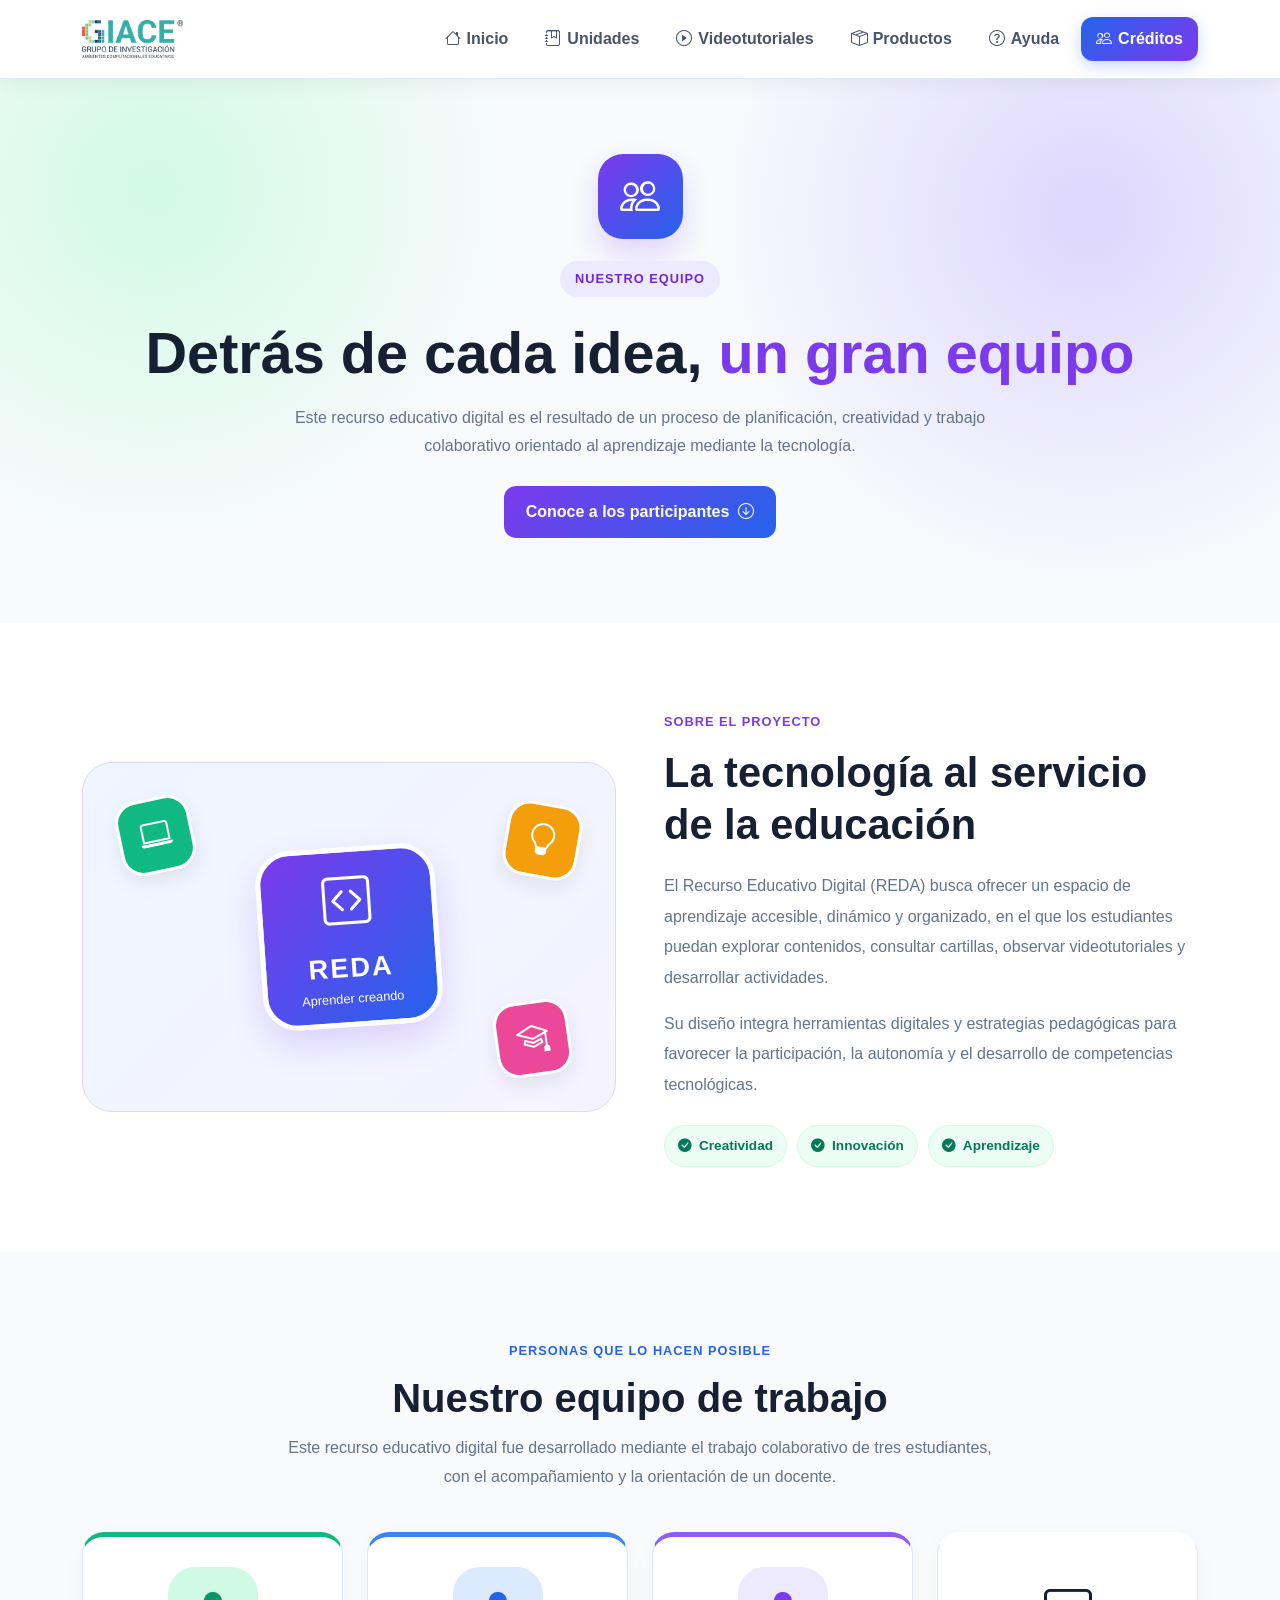
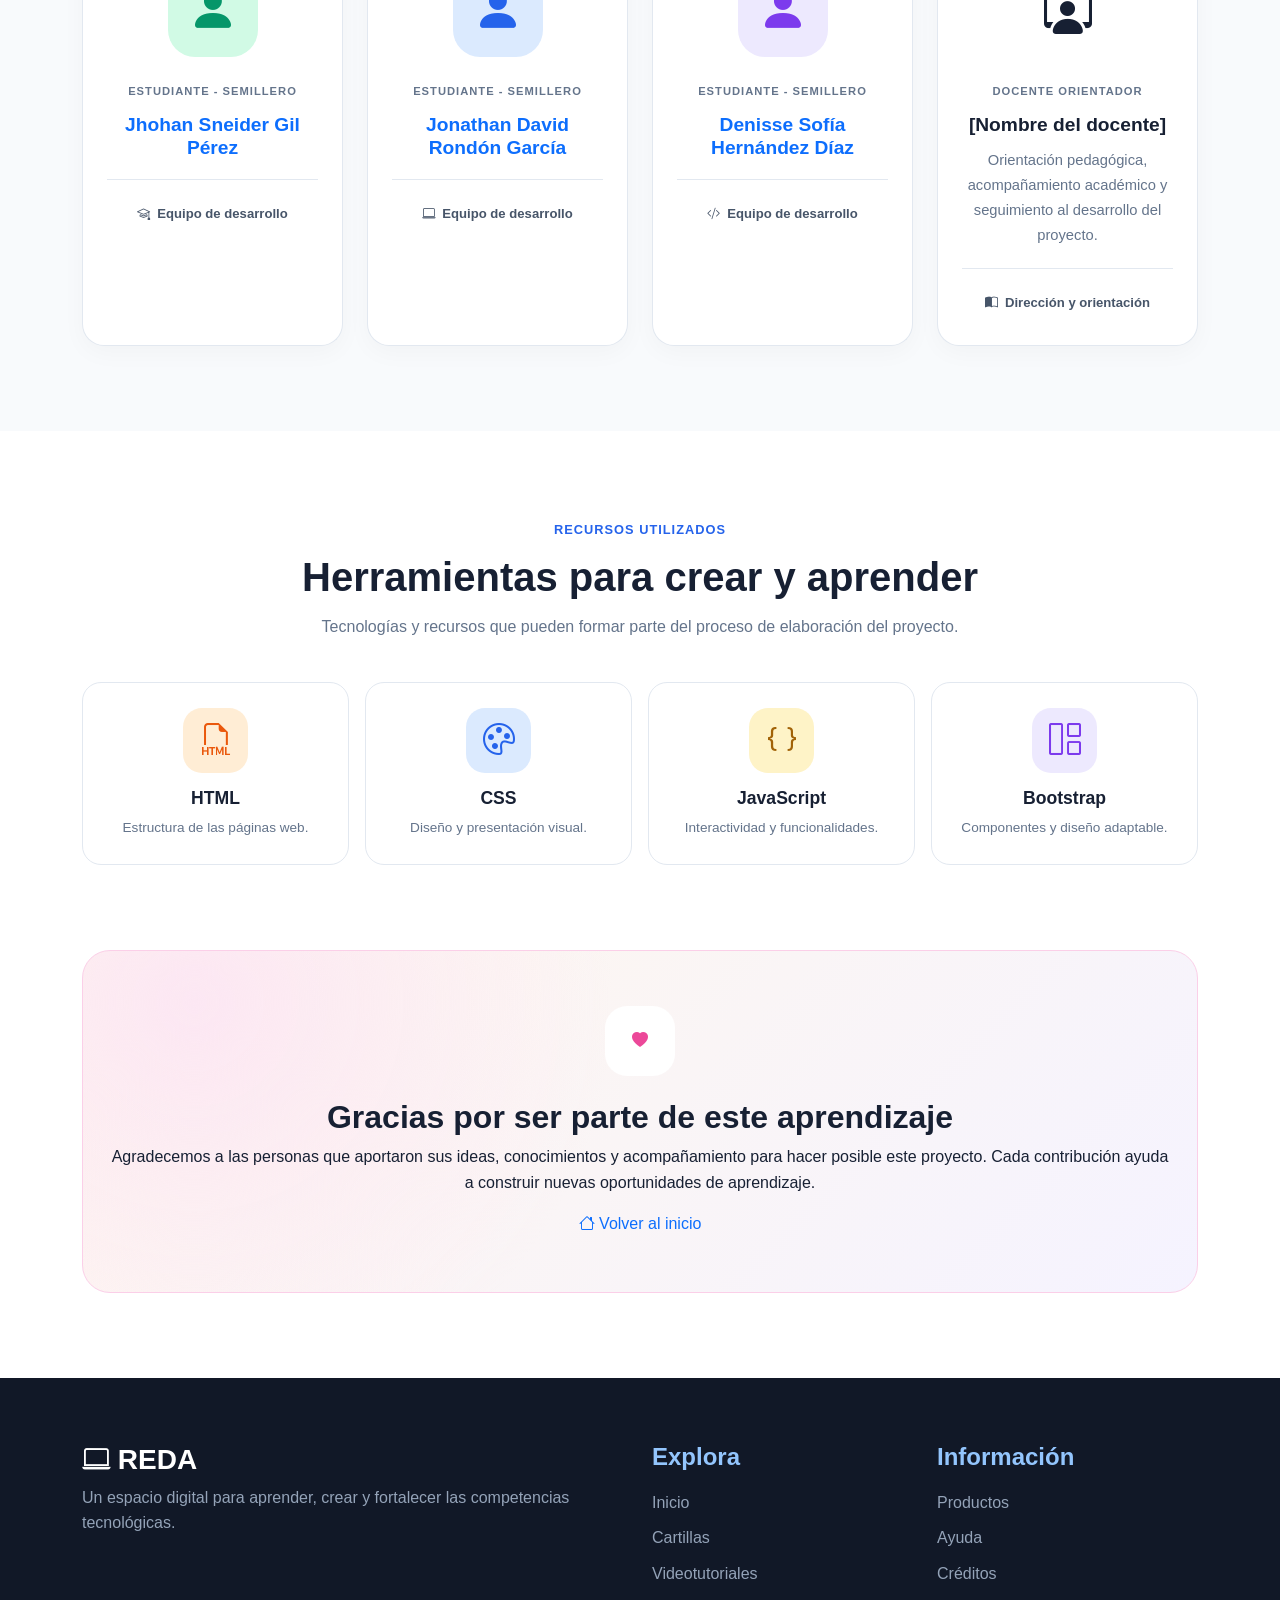
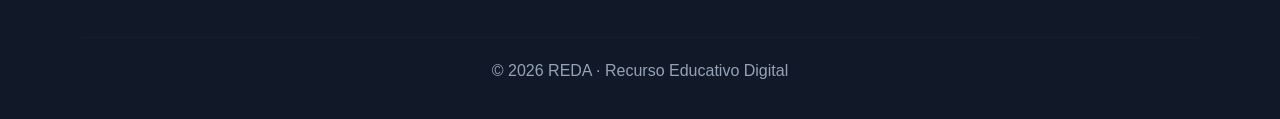
<file: creditos.html>
<!DOCTYPE html>
<html lang="es">
<head>
    <meta charset="UTF-8">
    <meta name="viewport" content="width=device-width, initial-scale=1.0">

    <title>Créditos | REDA</title>

    <link href="https://cdn.jsdelivr.net/npm/bootstrap@5.3.2/dist/css/bootstrap.min.css"
          rel="stylesheet">

    <link rel="stylesheet"
          href="https://cdn.jsdelivr.net/npm/bootstrap-icons@1.11.3/font/bootstrap-icons.min.css">

    <link rel="stylesheet" href="css/variables.css">
    <link rel="stylesheet" href="css/base.css">
    <link rel="stylesheet" href="css/layout.css">
    <link rel="stylesheet" href="css/components.css">
    <link rel="stylesheet" href="css/creditos.css">
</head>

<body>

<header class="header-principal">
    <nav class="navbar navbar-expand-lg menu-principal">
        <div class="container">

            <a class="navbar-brand" href="index.html">
                <img class="logo-giace" src="logos/logo%20GIACE.png" alt="Logo GIACE">
            </a>

            <button class="navbar-toggler" type="button"
                    data-bs-toggle="collapse"
                    data-bs-target="#menuNavegacion"
                    aria-controls="menuNavegacion"
                    aria-expanded="false"
                    aria-label="Abrir menú">
                <span class="navbar-toggler-icon"></span>
            </button>

            <div class="collapse navbar-collapse" id="menuNavegacion">
                <ul class="navbar-nav ms-auto">

                    <li class="nav-item">
                        <a class="nav-link" href="index.html">
                            <i class="bi bi-house"></i> Inicio
                        </a>
                    </li>

                    <li class="nav-item">
                        <a class="nav-link" href="cartillas.html">
                            <i class="bi bi-journal-bookmark"></i> Unidades
                        </a>
                    </li>

                    <li class="nav-item">
                        <a class="nav-link" href="videotutoriales.html">
                            <i class="bi bi-play-circle"></i> Videotutoriales
                        </a>
                    </li>

                    <li class="nav-item">
                        <a class="nav-link" href="productos.html">
                            <i class="bi bi-box-seam"></i> Productos
                        </a>
                    </li>

                    <li class="nav-item">
                        <a class="nav-link" href="ayuda.html">
                            <i class="bi bi-question-circle"></i> Ayuda
                        </a>
                    </li>

                    <li class="nav-item">
                        <a class="nav-link activo" href="creditos.html">
                            <i class="bi bi-people"></i> Créditos
                        </a>
                    </li>

                </ul>
            </div>
        </div>
    </nav>
</header>


<main>

    <!-- PORTADA -->
    <section class="creditos-hero">
        <div class="container">

            <div class="creditos-icono-principal">
                <i class="bi bi-people"></i>
            </div>

            <span class="creditos-etiqueta">
                NUESTRO EQUIPO
            </span>

            <h1>Detrás de cada idea, <span>un gran equipo</span></h1>

            <p>
                Este recurso educativo digital es el resultado de un
                proceso de planificación, creatividad y trabajo
                colaborativo orientado al aprendizaje mediante la tecnología.
            </p>

            <a href="#equipo" class="boton-creditos">
                Conoce a los participantes
                <i class="bi bi-arrow-down-circle"></i>
            </a>

        </div>
    </section>


    <!-- PRESENTACIÓN DEL PROYECTO -->
    <section class="presentacion-creditos">
        <div class="container">

            <div class="row align-items-center g-5">

                <div class="col-lg-6">
                    <div class="creditos-ilustracion">
                        <div class="figura-creditos figura-a">
                            <i class="bi bi-laptop"></i>
                        </div>

                        <div class="figura-creditos figura-b">
                            <i class="bi bi-lightbulb"></i>
                        </div>

                        <div class="figura-creditos figura-c">
                            <i class="bi bi-mortarboard"></i>
                        </div>

                        <div class="centro-creditos">
                            <i class="bi bi-code-square"></i>
                            <strong>REDA</strong>
                            <span>Aprender creando</span>
                        </div>
                    </div>
                </div>

                <div class="col-lg-6">
                    <span class="subtitulo-creditos">
                        SOBRE EL PROYECTO
                    </span>

                    <h2>La tecnología al servicio de la educación</h2>

                    <p>
                        El Recurso Educativo Digital (REDA) busca ofrecer
                        un espacio de aprendizaje accesible, dinámico
                        y organizado, en el que los estudiantes puedan
                        explorar contenidos, consultar cartillas,
                        observar videotutoriales y desarrollar actividades.
                    </p>

                    <p>
                        Su diseño integra herramientas digitales y
                        estrategias pedagógicas para favorecer la
                        participación, la autonomía y el desarrollo
                        de competencias tecnológicas.
                    </p>

                    <div class="valores-creditos">
                        <span><i class="bi bi-check-circle-fill"></i> Creatividad</span>
                        <span><i class="bi bi-check-circle-fill"></i> Innovación</span>
                        <span><i class="bi bi-check-circle-fill"></i> Aprendizaje</span>
                    </div>
                </div>

            </div>
        </div>
    </section>


   
<!-- EQUIPO DE TRABAJO -->
<section class="equipo-creditos" id="equipo">
    <div class="container">

        <div class="titulo-creditos">
            <span>PERSONAS QUE LO HACEN POSIBLE</span>
            <h2>Nuestro equipo de trabajo</h2>
            <p>
                Este recurso educativo digital fue desarrollado
                mediante el trabajo colaborativo de tres estudiantes,
                con el acompañamiento y la orientación de un docente.
            </p>
        </div>

        <div class="row justify-content-center g-4">

            <!-- ESTUDIANTE 1 -->
            <div class="col-sm-6 col-lg-3">
                <article class="tarjeta-persona persona-verde">

                    <div class="avatar-persona">
                        <i class="bi bi-person-fill"></i>
                    </div>

                    <span class="rol-persona">ESTUDIANTE - SEMILLERO</span>

                    <h3>
                        <a href="https://apps1.uptc.edu.co/SiInvestigacionesFrontEnd/#/dashboard/detalle-investigador/10982"
                           target="_blank" rel="noopener">Jhohan Sneider Gil Pérez</a>
                    </h3>

                 

                    <div class="linea-persona"></div>

                    <span class="area-persona">
                        <i class="bi bi-mortarboard"></i>
                        Equipo de desarrollo
                    </span>

                </article>
            </div>

            <!-- ESTUDIANTE 2 -->
            <div class="col-sm-6 col-lg-3">
                <article class="tarjeta-persona persona-azul">

                    <div class="avatar-persona">
                        <i class="bi bi-person-fill"></i>
                    </div>

                    <span class="rol-persona">ESTUDIANTE - SEMILLERO</span>

                    <h3>
                        <a href="https://apps1.uptc.edu.co/SiInvestigacionesFrontEnd/#/dashboard/detalle-investigador/10985"
                           target="_blank" rel="noopener">Jonathan David Rondón García</a>
                    </h3>

                  
                    <div class="linea-persona"></div>

                    <span class="area-persona">
                        <i class="bi bi-laptop"></i>
                        Equipo de desarrollo
                    </span>

                </article>
            </div>

            <!-- ESTUDIANTE 3 -->
            <div class="col-sm-6 col-lg-3">
                <article class="tarjeta-persona persona-morado">

                    <div class="avatar-persona">
                        <i class="bi bi-person-fill"></i>
                    </div>

                    <span class="rol-persona">ESTUDIANTE - SEMILLERO</span>

                    <h3>
                        <a href="https://apps1.uptc.edu.co/SiInvestigacionesFrontEnd/#/dashboard/detalle-investigador/11079"
                           target="_blank" rel="noopener">Denisse Sofía Hernández Díaz</a>
                    </h3>

                    

                    <div class="linea-persona"></div>

                    <span class="area-persona">
                        <i class="bi bi-code-slash"></i>
                        Equipo de desarrollo
                    </span>

                </article>
            </div>

            <!-- DOCENTE -->
            <div class="col-sm-6 col-lg-3">
                <article class="tarjeta-persona persona-docente">

                    <div class="avatar-persona">
                        <i class="bi bi-person-workspace"></i>
                    </div>

                    <span class="rol-persona">DOCENTE ORIENTADOR</span>

                    <h3>[Nombre del docente]</h3>

                    <p>
                        Orientación pedagógica, acompañamiento
                        académico y seguimiento al desarrollo del proyecto.
                    </p>

                    <div class="linea-persona"></div>

                    <span class="area-persona">
                        <i class="bi bi-book-half"></i>
                        Dirección y orientación
                    </span>

                </article>
            </div>

        </div>

       

    </div>
</section>


    <!-- RECURSOS Y HERRAMIENTAS -->
    <section class="herramientas-creditos">
        <div class="container">

            <div class="titulo-creditos">
                <span>RECURSOS UTILIZADOS</span>
                <h2>Herramientas para crear y aprender</h2>
                <p>
                    Tecnologías y recursos que pueden formar parte
                    del proceso de elaboración del proyecto.
                </p>
            </div>

            <div class="row g-3">

                <div class="col-6 col-lg-3">
                    <div class="herramienta-item">
                        <div class="herramienta-icono icono-html">
                            <i class="bi bi-filetype-html"></i>
                        </div>
                        <h3>HTML</h3>
                        <p>Estructura de las páginas web.</p>
                    </div>
                </div>

                <div class="col-6 col-lg-3">
                    <div class="herramienta-item">
                        <div class="herramienta-icono icono-css">
                            <i class="bi bi-palette"></i>
                        </div>
                        <h3>CSS</h3>
                        <p>Diseño y presentación visual.</p>
                    </div>
                </div>

                <div class="col-6 col-lg-3">
                    <div class="herramienta-item">
                        <div class="herramienta-icono icono-js">
                            <i class="bi bi-braces"></i>
                        </div>
                        <h3>JavaScript</h3>
                        <p>Interactividad y funcionalidades.</p>
                    </div>
                </div>

                <div class="col-6 col-lg-3">
                    <div class="herramienta-item">
                        <div class="herramienta-icono icono-bootstrap">
                            <i class="bi bi-grid-1x2"></i>
                        </div>
                        <h3>Bootstrap</h3>
                        <p>Componentes y diseño adaptable.</p>
                    </div>
                </div>

            </div>

           

        </div>
    </section>


    <!-- AGRADECIMIENTO -->
    <section class="agradecimiento-creditos">
        <div class="container">

            <div class="agradecimiento-panel">

                <div class="agradecimiento-icono">
                    <i class="bi bi-heart-fill"></i>
                </div>

                <h2>Gracias por ser parte de este aprendizaje</h2>

                <p>
                    Agradecemos a las personas que aportaron sus ideas,
                    conocimientos y acompañamiento para hacer posible
                    este proyecto. Cada contribución ayuda a construir
                    nuevas oportunidades de aprendizaje.
                </p>

                <a href="index.html" class="boton-volver-creditos">
                    <i class="bi bi-house"></i>
                    Volver al inicio
                </a>

            </div>

        </div>
    </section>

</main>


<footer class="footer">
    <div class="container">

        <div class="row g-4">

            <div class="col-md-6">
                <h3><i class="bi bi-laptop"></i> REDA</h3>
                <p>
                    Un espacio digital para aprender, crear
                    y fortalecer las competencias tecnológicas.
                </p>
            </div>

            <div class="col-md-3">
                <h4>Explora</h4>
                <a href="index.html">Inicio</a>
                <a href="cartillas.html">Cartillas</a>
                <a href="videotutoriales.html">Videotutoriales</a>
            </div>

            <div class="col-md-3">
                <h4>Información</h4>
                <a href="productos.html">Productos</a>
                <a href="ayuda.html">Ayuda</a>
                <a href="creditos.html">Créditos</a>
            </div>

        </div>

        <hr>

        <div class="footer-bottom">
            <p>© <span id="anio"></span> REDA · Recurso Educativo Digital</p>
        </div>

    </div>
</footer>


<script src="https://cdn.jsdelivr.net/npm/bootstrap@5.3.2/dist/js/bootstrap.bundle.min.js"></script>
<script src="js/index.js"></script>

</body>
</html>
</file>
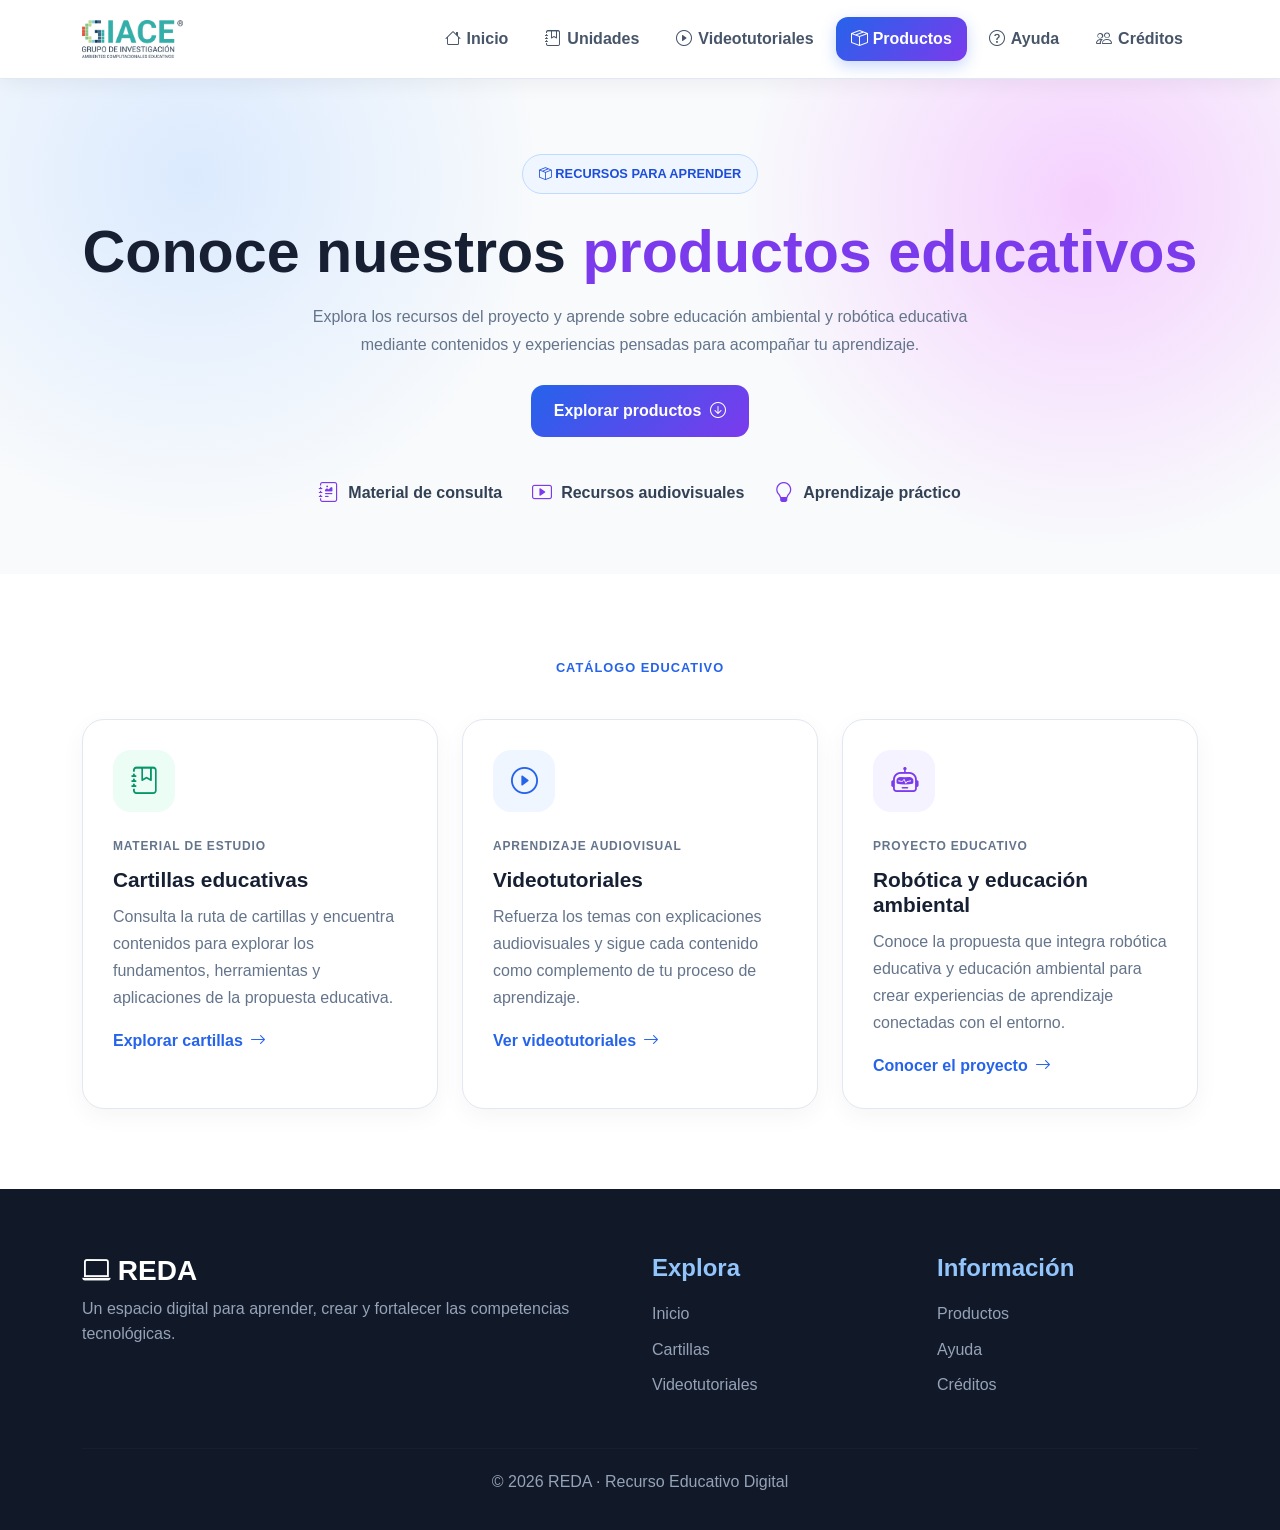
<file: productos.html>
<!DOCTYPE html>
<html lang="es">
<head>
    <meta charset="UTF-8">
    <meta name="viewport" content="width=device-width, initial-scale=1.0">
    <title>Productos educativos | REDA</title>

    <link href="https://cdn.jsdelivr.net/npm/bootstrap@5.3.2/dist/css/bootstrap.min.css"
          rel="stylesheet">
    <link rel="stylesheet"
          href="https://cdn.jsdelivr.net/npm/bootstrap-icons@1.11.3/font/bootstrap-icons.min.css">
    <link rel="stylesheet" href="css/variables.css">
    <link rel="stylesheet" href="css/base.css">
    <link rel="stylesheet" href="css/layout.css">
    <link rel="stylesheet" href="css/components.css">
    <link rel="stylesheet" href="css/productos.css">
</head>

<body>
<header class="header-principal">
    <nav class="navbar navbar-expand-lg menu-principal">
        <div class="container">
            <a class="navbar-brand" href="index.html">
                <img class="logo-giace" src="logos/logo%20GIACE.png" alt="Logo GIACE">
            </a>

            <button class="navbar-toggler" type="button"
                    data-bs-toggle="collapse"
                    data-bs-target="#menuNavegacion"
                    aria-controls="menuNavegacion"
                    aria-expanded="false"
                    aria-label="Abrir menú">
                <span class="navbar-toggler-icon"></span>
            </button>

            <div class="collapse navbar-collapse" id="menuNavegacion">
                <ul class="navbar-nav ms-auto">
                    <li class="nav-item">
                        <a class="nav-link" href="index.html">
                            <i class="bi bi-house"></i> Inicio
                        </a>
                    </li>
                    <li class="nav-item">
                        <a class="nav-link" href="cartillas.html">
                            <i class="bi bi-journal-bookmark"></i> Unidades
                        </a>
                    </li>
                    <li class="nav-item">
                        <a class="nav-link" href="videotutoriales.html">
                            <i class="bi bi-play-circle"></i> Videotutoriales
                        </a>
                    </li>
                    <li class="nav-item">
                        <a class="nav-link activo" href="productos.html" aria-current="page">
                            <i class="bi bi-box-seam"></i> Productos
                        </a>
                    </li>
                    <li class="nav-item">
                        <a class="nav-link" href="ayuda.html">
                            <i class="bi bi-question-circle"></i> Ayuda
                        </a>
                    </li>
                    <li class="nav-item">
                        <a class="nav-link" href="creditos.html">
                            <i class="bi bi-people"></i> Créditos
                        </a>
                    </li>
                </ul>
            </div>
        </div>
    </nav>
</header>

<main>
    <section class="productos-hero">
        <div class="container">
            <span class="productos-etiqueta">
                <i class="bi bi-box-seam"></i> RECURSOS PARA APRENDER
            </span>
            <h1>Conoce nuestros <span>productos educativos</span></h1>
            <p>
                Explora los recursos del proyecto y aprende sobre educación
                ambiental y robótica educativa mediante contenidos y experiencias
                pensadas para acompañar tu aprendizaje.
            </p>
            <a href="#catalogo-productos" class="btn-productos">
                Explorar productos <i class="bi bi-arrow-down-circle"></i>
            </a>

            <div class="productos-datos">
                <div><i class="bi bi-journal-richtext"></i><strong>Material de consulta</strong></div>
                <div><i class="bi bi-play-btn"></i><strong>Recursos audiovisuales</strong></div>
                <div><i class="bi bi-lightbulb"></i><strong>Aprendizaje práctico</strong></div>
            </div>
        </div>
    </section>

    <section class="seccion-productos" id="catalogo-productos">
        <div class="container">
            <div class="titulo-productos">
                <span>CATÁLOGO EDUCATIVO</span>
                
            </div>

            <div class="row g-4">
                <div class="col-md-6 col-lg-4">
                    <article class="tarjeta-producto producto-cartillas">
                        <div class="producto-icono"><i class="bi bi-journal-bookmark"></i></div>
                        <span class="producto-categoria">MATERIAL DE ESTUDIO</span>
                        <h3>Cartillas educativas</h3>
                        <p>
                            Consulta la ruta de cartillas y encuentra contenidos
                            para explorar los fundamentos, herramientas y
                            aplicaciones de la propuesta educativa.
                        </p>
                        <a href="cartillas.html">
                            Explorar cartillas <i class="bi bi-arrow-right"></i>
                        </a>
                    </article>
                </div>

                <div class="col-md-6 col-lg-4">
                    <article class="tarjeta-producto producto-videos">
                        <div class="producto-icono"><i class="bi bi-play-circle"></i></div>
                        <span class="producto-categoria">APRENDIZAJE AUDIOVISUAL</span>
                        <h3>Videotutoriales</h3>
                        <p>
                            Refuerza los temas con explicaciones audiovisuales
                            y sigue cada contenido como complemento de tu
                            proceso de aprendizaje.
                        </p>
                        <a href="videotutoriales.html">
                            Ver videotutoriales <i class="bi bi-arrow-right"></i>
                        </a>
                    </article>
                </div>

                <div class="col-md-6 col-lg-4">
                    <article class="tarjeta-producto producto-proyecto">
                        <div class="producto-icono"><i class="bi bi-robot"></i></div>
                        <span class="producto-categoria">PROYECTO EDUCATIVO</span>
                        <h3>Robótica y educación ambiental</h3>
                        <p>
                            Conoce la propuesta que integra robótica educativa
                            y educación ambiental para crear experiencias de
                            aprendizaje conectadas con el entorno.
                        </p>
                        <a href="index.html#proyecto">
                            Conocer el proyecto <i class="bi bi-arrow-right"></i>
                        </a>
                    </article>
                </div>
            </div>
        </div>
    </section>

    
</main>

<footer class="footer">
    <div class="container">
        <div class="row g-4">
            <div class="col-md-6">
                <h3><i class="bi bi-laptop"></i> REDA</h3>
                <p>
                    Un espacio digital para aprender, crear y
                    fortalecer las competencias tecnológicas.
                </p>
            </div>
            <div class="col-md-3">
                <h4>Explora</h4>
                <a href="index.html">Inicio</a>
                <a href="cartillas.html">Cartillas</a>
                <a href="videotutoriales.html">Videotutoriales</a>
            </div>
            <div class="col-md-3">
                <h4>Información</h4>
                <a href="productos.html">Productos</a>
                <a href="ayuda.html">Ayuda</a>
                <a href="creditos.html">Créditos</a>
            </div>
        </div>
        <hr>
        <div class="footer-bottom">
            <p>© <span id="anio"></span> REDA · Recurso Educativo Digital</p>
        </div>
    </div>
</footer>

<script src="https://cdn.jsdelivr.net/npm/bootstrap@5.3.2/dist/js/bootstrap.bundle.min.js"></script>
<script src="js/index.js"></script>
</body>
</html>
</file>
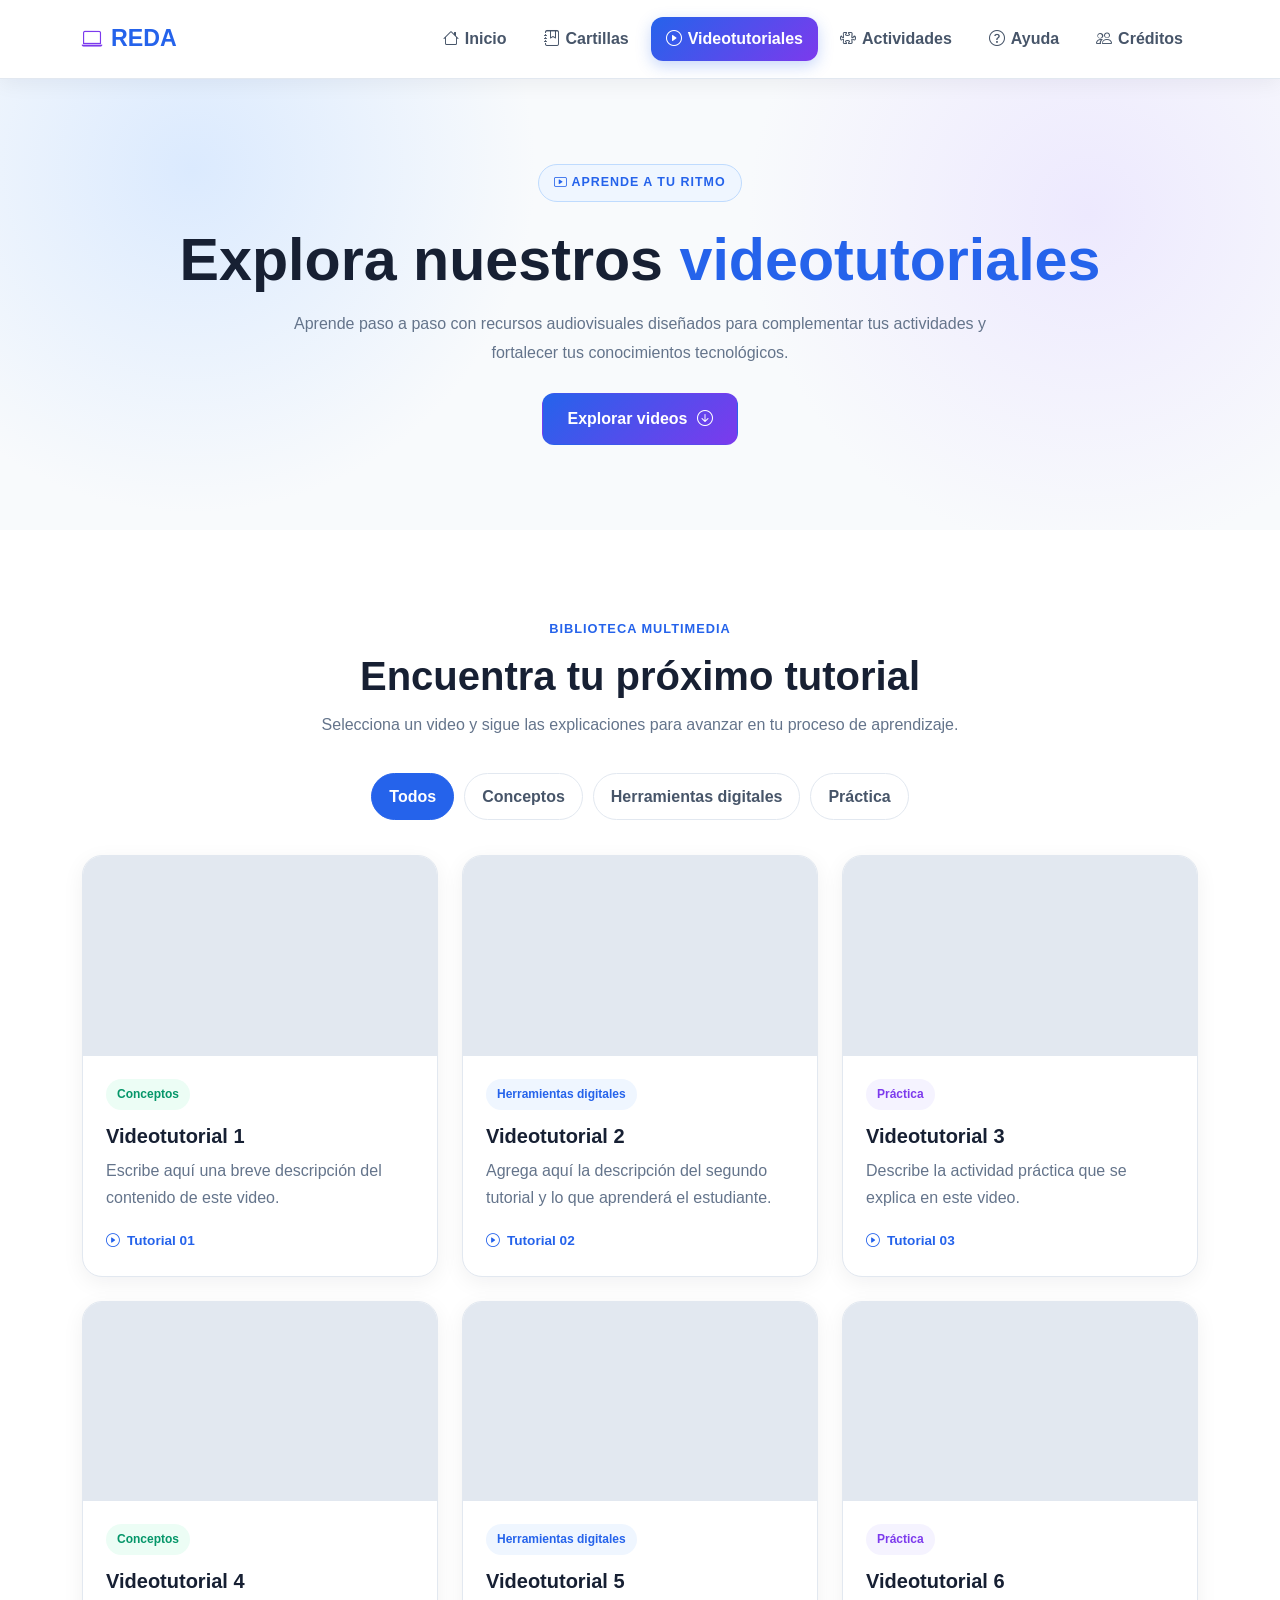
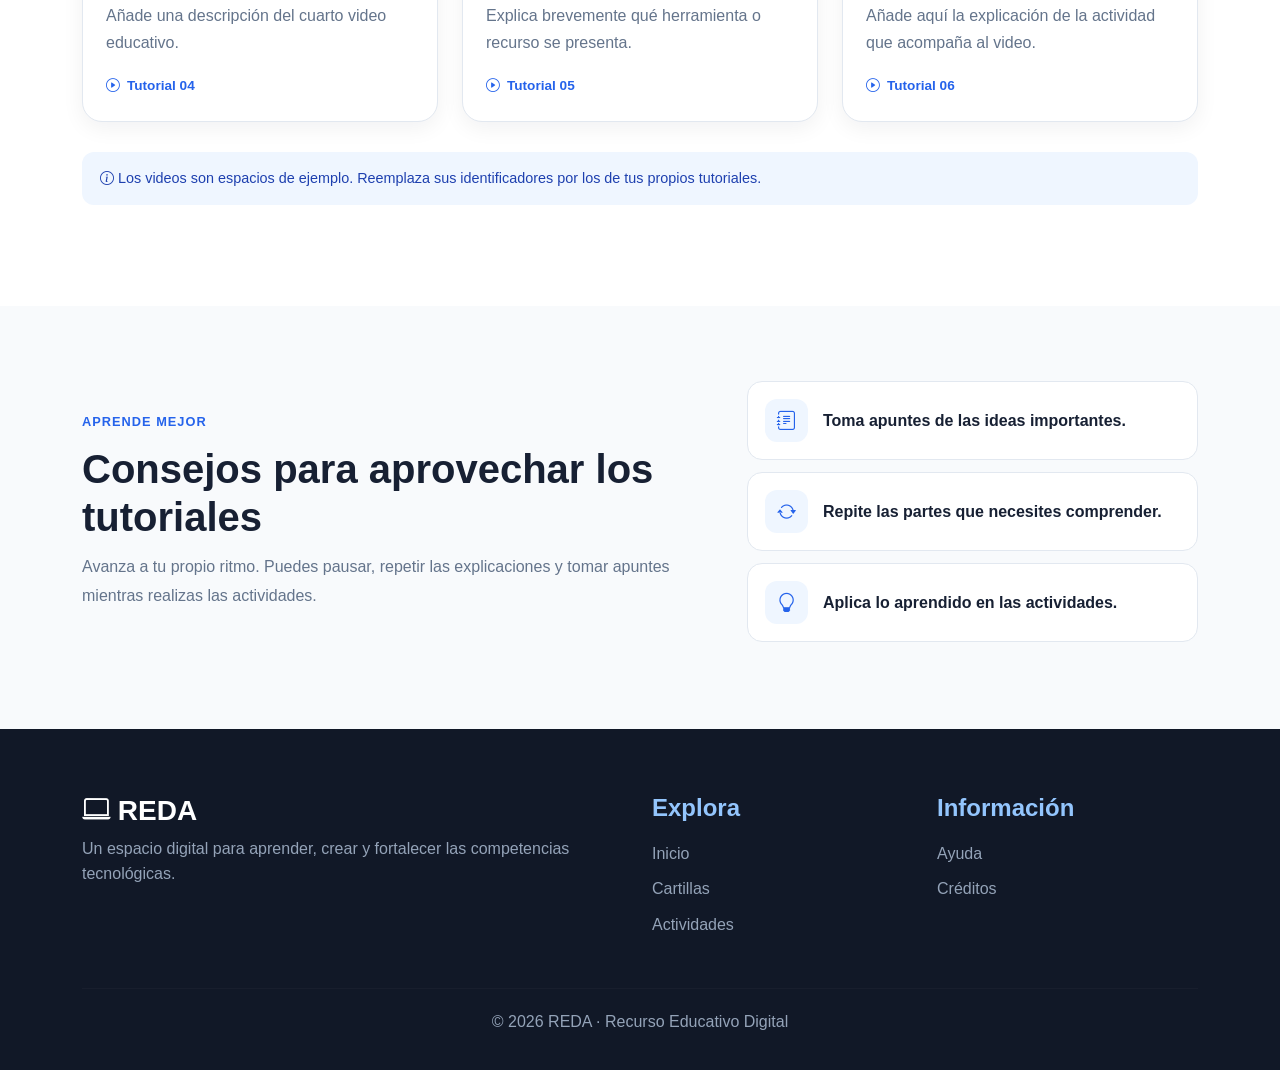
<file: tutoriales.html>
<!DOCTYPE html>
<html lang="es">
<head>
    <meta charset="UTF-8">
    <meta name="viewport" content="width=device-width, initial-scale=1.0">

    <title>Videotutoriales | REDA</title>

    <!-- Bootstrap -->
    <link href="https://cdn.jsdelivr.net/npm/bootstrap@5.3.2/dist/css/bootstrap.min.css"
          rel="stylesheet">

    <!-- Iconos -->
    <link rel="stylesheet"
          href="https://cdn.jsdelivr.net/npm/bootstrap-icons@1.11.3/font/bootstrap-icons.min.css">

    <!-- Estilos del proyecto -->
    <link rel="stylesheet" href="css/variables.css">
    <link rel="stylesheet" href="css/base.css">
    <link rel="stylesheet" href="css/layout.css">
    <link rel="stylesheet" href="css/components.css">
    <link rel="stylesheet" href="css/tutoriales.css">
</head>

<body>

    <!-- NAVEGACIÓN -->
    <header class="header-principal">
        <nav class="navbar navbar-expand-lg menu-principal">
            <div class="container">

                <a class="navbar-brand" href="index.html">
                    <i class="bi bi-laptop"></i> REDA
                </a>

                <button class="navbar-toggler" type="button"
                        data-bs-toggle="collapse"
                        data-bs-target="#menuNavegacion"
                        aria-controls="menuNavegacion"
                        aria-expanded="false"
                        aria-label="Abrir menú">
                    <span class="navbar-toggler-icon"></span>
                </button>

                <div class="collapse navbar-collapse" id="menuNavegacion">
                    <ul class="navbar-nav ms-auto">
                        <li class="nav-item">
                            <a class="nav-link" href="index.html">
                                <i class="bi bi-house"></i> Inicio
                            </a>
                        </li>

                        <li class="nav-item">
                            <a class="nav-link" href="cartillas.html">
                                <i class="bi bi-journal-bookmark"></i> Cartillas
                            </a>
                        </li>

                        <li class="nav-item">
                            <a class="nav-link activo" href="videotutoriales.html">
                                <i class="bi bi-play-circle"></i> Videotutoriales
                            </a>
                        </li>

                        <li class="nav-item">
                            <a class="nav-link" href="actividades.html">
                                <i class="bi bi-puzzle"></i> Actividades
                            </a>
                        </li>

                        <li class="nav-item">
                            <a class="nav-link" href="ayuda.html">
                                <i class="bi bi-question-circle"></i> Ayuda
                            </a>
                        </li>

                        <li class="nav-item">
                            <a class="nav-link" href="creditos.html">
                                <i class="bi bi-people"></i> Créditos
                            </a>
                        </li>
                    </ul>
                </div>

            </div>
        </nav>
    </header>


    <main>

        <!-- PRESENTACIÓN -->
        <section class="tutorial-hero">
            <div class="container">
                <span class="etiqueta">
                    <i class="bi bi-play-btn"></i>
                    APRENDE A TU RITMO
                </span>

                <h1>Explora nuestros <span>videotutoriales</span></h1>

                <p>
                    Aprende paso a paso con recursos audiovisuales diseñados
                    para complementar tus actividades y fortalecer tus
                    conocimientos tecnológicos.
                </p>

                <a href="#biblioteca-videos" class="btn btn-tutorial">
                    Explorar videos
                    <i class="bi bi-arrow-down-circle"></i>
                </a>
            </div>
        </section>


        <!-- BIBLIOTECA DE VIDEOS -->
        <section class="biblioteca-videos" id="biblioteca-videos">
            <div class="container">

                <div class="encabezado-recursos">
                    <span class="subtitulo-color">BIBLIOTECA MULTIMEDIA</span>
                    <h2>Encuentra tu próximo tutorial</h2>
                    <p>
                        Selecciona un video y sigue las explicaciones
                        para avanzar en tu proceso de aprendizaje.
                    </p>
                </div>

                <!-- Filtro visual -->
                <div class="filtros-videos">
                    <button class="filtro-video activo" data-filtro="todos">
                        Todos
                    </button>
                    <button class="filtro-video" data-filtro="conceptos">
                        Conceptos
                    </button>
                    <button class="filtro-video" data-filtro="herramientas">
                        Herramientas digitales
                    </button>
                    <button class="filtro-video" data-filtro="practica">
                        Práctica
                    </button>
                </div>


                <div class="row g-4" id="contenedorVideos">

                    <!-- VIDEO 1 -->
                    <div class="col-md-6 col-lg-4 tarjeta-video-contenedor"
                         data-categoria="conceptos">

                        <article class="tarjeta-video">
                            <div class="video-marco">
                                <!-- Reemplaza VIDEO_ID por el ID de YouTube -->
                                <iframe
                                    src="https://www.youtube.com/embed/VIDEO_ID_1"
                                    title="Videotutorial 1"
                                    loading="lazy"
                                    allowfullscreen>
                                </iframe>
                            </div>

                            <div class="contenido-video">
                                <span class="etiqueta-video verde">
                                    Conceptos
                                </span>

                                <h3>Videotutorial 1</h3>

                                <p>
                                    Escribe aquí una breve descripción
                                    del contenido de este video.
                                </p>

                                <span class="numero-video">
                                    <i class="bi bi-play-circle"></i>
                                    Tutorial 01
                                </span>
                            </div>
                        </article>
                    </div>


                    <!-- VIDEO 2 -->
                    <div class="col-md-6 col-lg-4 tarjeta-video-contenedor"
                         data-categoria="herramientas">

                        <article class="tarjeta-video">
                            <div class="video-marco">
                                <iframe
                                    src="https://www.youtube.com/embed/VIDEO_ID_2"
                                    title="Videotutorial 2"
                                    loading="lazy"
                                    allowfullscreen>
                                </iframe>
                            </div>

                            <div class="contenido-video">
                                <span class="etiqueta-video azul">
                                    Herramientas digitales
                                </span>

                                <h3>Videotutorial 2</h3>

                                <p>
                                    Agrega aquí la descripción del segundo
                                    tutorial y lo que aprenderá el estudiante.
                                </p>

                                <span class="numero-video">
                                    <i class="bi bi-play-circle"></i>
                                    Tutorial 02
                                </span>
                            </div>
                        </article>
                    </div>


                    <!-- VIDEO 3 -->
                    <div class="col-md-6 col-lg-4 tarjeta-video-contenedor"
                         data-categoria="practica">

                        <article class="tarjeta-video">
                            <div class="video-marco">
                                <iframe
                                    src="https://www.youtube.com/embed/VIDEO_ID_3"
                                    title="Videotutorial 3"
                                    loading="lazy"
                                    allowfullscreen>
                                </iframe>
                            </div>

                            <div class="contenido-video">
                                <span class="etiqueta-video morado">
                                    Práctica
                                </span>

                                <h3>Videotutorial 3</h3>

                                <p>
                                    Describe la actividad práctica que
                                    se explica en este video.
                                </p>

                                <span class="numero-video">
                                    <i class="bi bi-play-circle"></i>
                                    Tutorial 03
                                </span>
                            </div>
                        </article>
                    </div>


                    <!-- VIDEO 4 -->
                    <div class="col-md-6 col-lg-4 tarjeta-video-contenedor"
                         data-categoria="conceptos">

                        <article class="tarjeta-video">
                            <div class="video-marco">
                                <iframe
                                    src="https://www.youtube.com/embed/VIDEO_ID_4"
                                    title="Videotutorial 4"
                                    loading="lazy"
                                    allowfullscreen>
                                </iframe>
                            </div>

                            <div class="contenido-video">
                                <span class="etiqueta-video verde">
                                    Conceptos
                                </span>

                                <h3>Videotutorial 4</h3>

                                <p>
                                    Añade una descripción del cuarto
                                    video educativo.
                                </p>

                                <span class="numero-video">
                                    <i class="bi bi-play-circle"></i>
                                    Tutorial 04
                                </span>
                            </div>
                        </article>
                    </div>


                    <!-- VIDEO 5 -->
                    <div class="col-md-6 col-lg-4 tarjeta-video-contenedor"
                         data-categoria="herramientas">

                        <article class="tarjeta-video">
                            <div class="video-marco">
                                <iframe
                                    src="https://www.youtube.com/embed/VIDEO_ID_5"
                                    title="Videotutorial 5"
                                    loading="lazy"
                                    allowfullscreen>
                                </iframe>
                            </div>

                            <div class="contenido-video">
                                <span class="etiqueta-video azul">
                                    Herramientas digitales
                                </span>

                                <h3>Videotutorial 5</h3>

                                <p>
                                    Explica brevemente qué herramienta
                                    o recurso se presenta.
                                </p>

                                <span class="numero-video">
                                    <i class="bi bi-play-circle"></i>
                                    Tutorial 05
                                </span>
                            </div>
                        </article>
                    </div>


                    <!-- VIDEO 6 -->
                    <div class="col-md-6 col-lg-4 tarjeta-video-contenedor"
                         data-categoria="practica">

                        <article class="tarjeta-video">
                            <div class="video-marco">
                                <iframe
                                    src="https://www.youtube.com/embed/VIDEO_ID_6"
                                    title="Videotutorial 6"
                                    loading="lazy"
                                    allowfullscreen>
                                </iframe>
                            </div>

                            <div class="contenido-video">
                                <span class="etiqueta-video morado">
                                    Práctica
                                </span>

                                <h3>Videotutorial 6</h3>

                                <p>
                                    Añade aquí la explicación de la
                                    actividad que acompaña al video.
                                </p>

                                <span class="numero-video">
                                    <i class="bi bi-play-circle"></i>
                                    Tutorial 06
                                </span>
                            </div>
                        </article>
                    </div>

                </div>

                <p class="nota-videos">
                    <i class="bi bi-info-circle"></i>
                    Los videos son espacios de ejemplo. Reemplaza sus
                    identificadores por los de tus propios tutoriales.
                </p>

            </div>
        </section>


        <!-- RECOMENDACIONES -->
        <section class="consejos-videos">
            <div class="container">
                <div class="row align-items-center g-4">

                    <div class="col-lg-7">
                        <span class="subtitulo-color">APRENDE MEJOR</span>
                        <h2>Consejos para aprovechar los tutoriales</h2>

                        <p>
                            Avanza a tu propio ritmo. Puedes pausar,
                            repetir las explicaciones y tomar apuntes
                            mientras realizas las actividades.
                        </p>
                    </div>

                    <div class="col-lg-5">
                        <div class="consejo-item">
                            <i class="bi bi-journal-text"></i>
                            <span>Toma apuntes de las ideas importantes.</span>
                        </div>

                        <div class="consejo-item">
                            <i class="bi bi-arrow-repeat"></i>
                            <span>Repite las partes que necesites comprender.</span>
                        </div>

                        <div class="consejo-item">
                            <i class="bi bi-lightbulb"></i>
                            <span>Aplica lo aprendido en las actividades.</span>
                        </div>
                    </div>

                </div>
            </div>
        </section>

    </main>


    <!-- PIE DE PÁGINA -->
    <footer class="footer">
        <div class="container">
            <div class="row g-4">

                <div class="col-md-6">
                    <h3><i class="bi bi-laptop"></i> REDA</h3>
                    <p>
                        Un espacio digital para aprender, crear
                        y fortalecer las competencias tecnológicas.
                    </p>
                </div>

                <div class="col-md-3">
                    <h4>Explora</h4>
                    <a href="index.html">Inicio</a>
                    <a href="cartillas.html">Cartillas</a>
                    <a href="actividades.html">Actividades</a>
                </div>

                <div class="col-md-3">
                    <h4>Información</h4>
                    <a href="ayuda.html">Ayuda</a>
                    <a href="creditos.html">Créditos</a>
                </div>

            </div>

            <hr>

            <div class="footer-bottom">
                <p>© <span id="anio"></span> REDA · Recurso Educativo Digital</p>
            </div>
        </div>
    </footer>

    <script src="https://cdn.jsdelivr.net/npm/bootstrap@5.3.2/dist/js/bootstrap.bundle.min.js"></script>
    <script src="js/index.js"></script>
    <script src="js/tutoriales.js"></script>

</body>
</html>
</file>
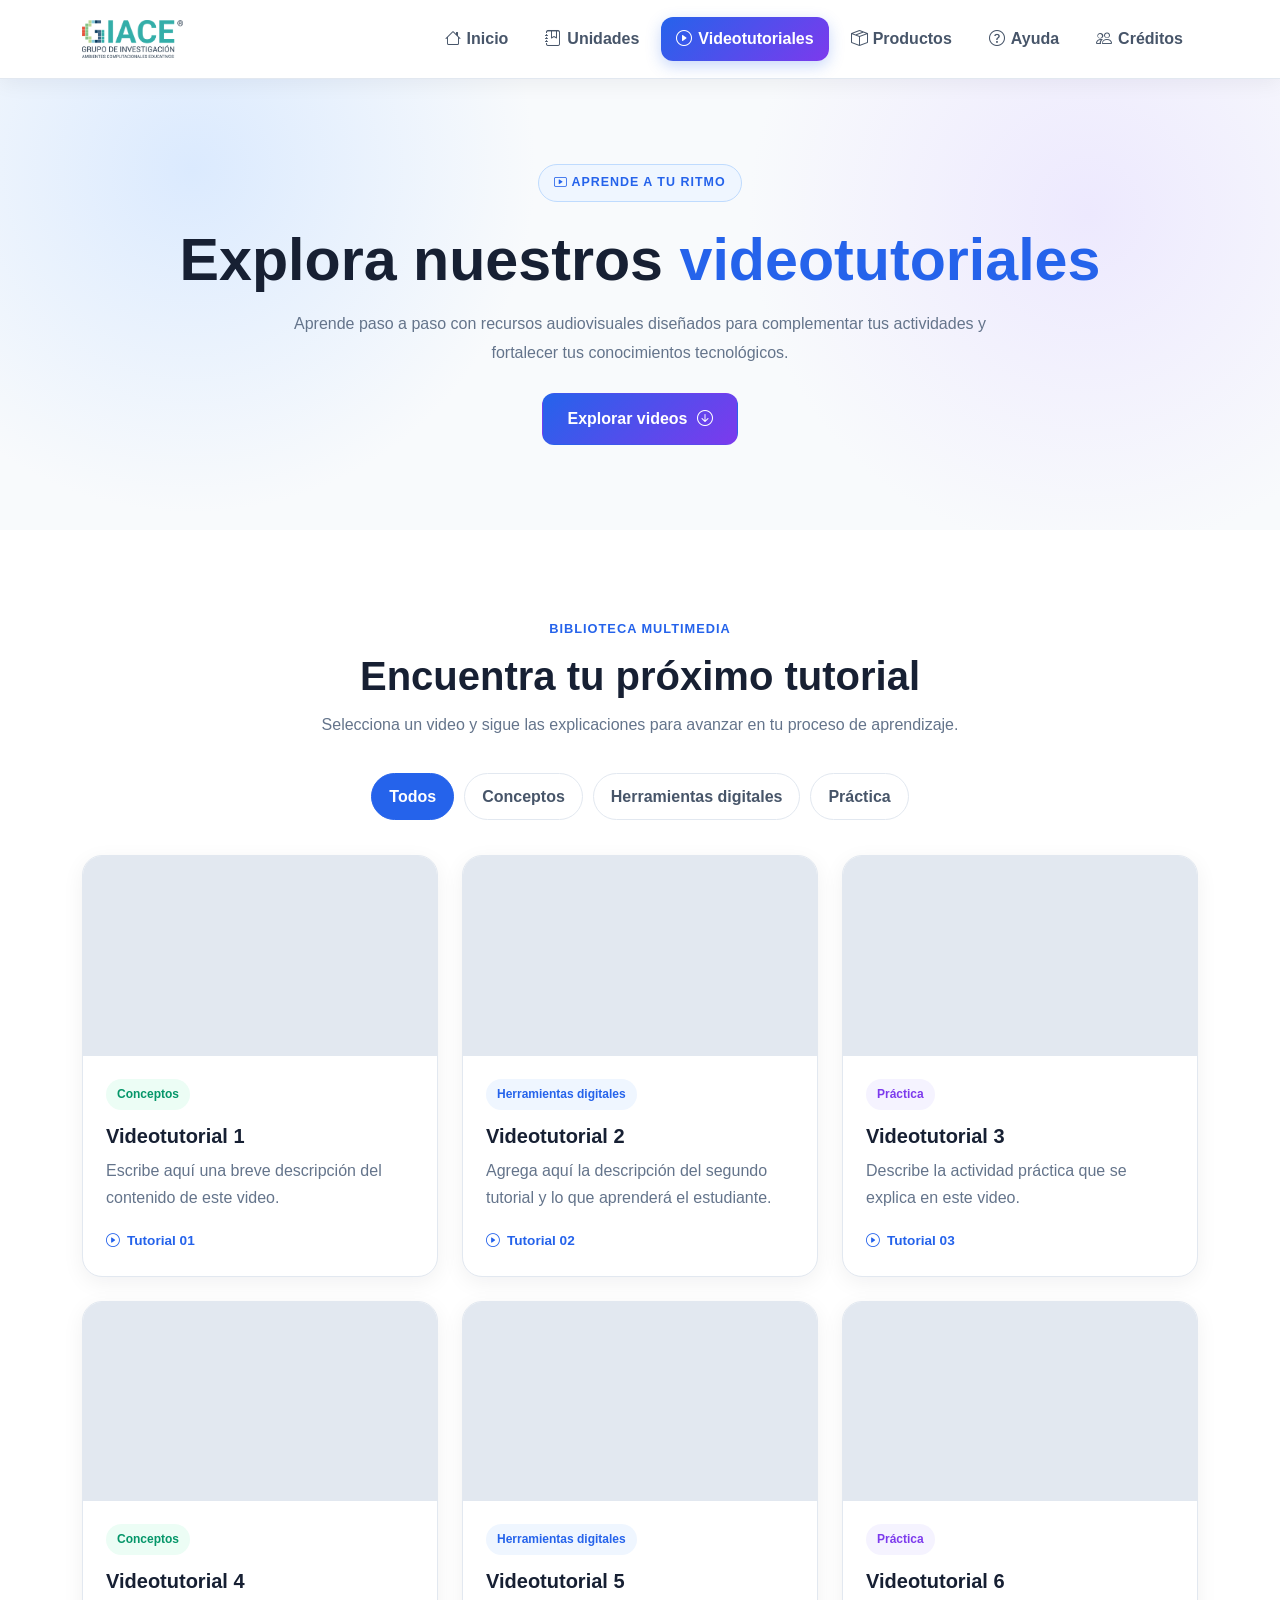
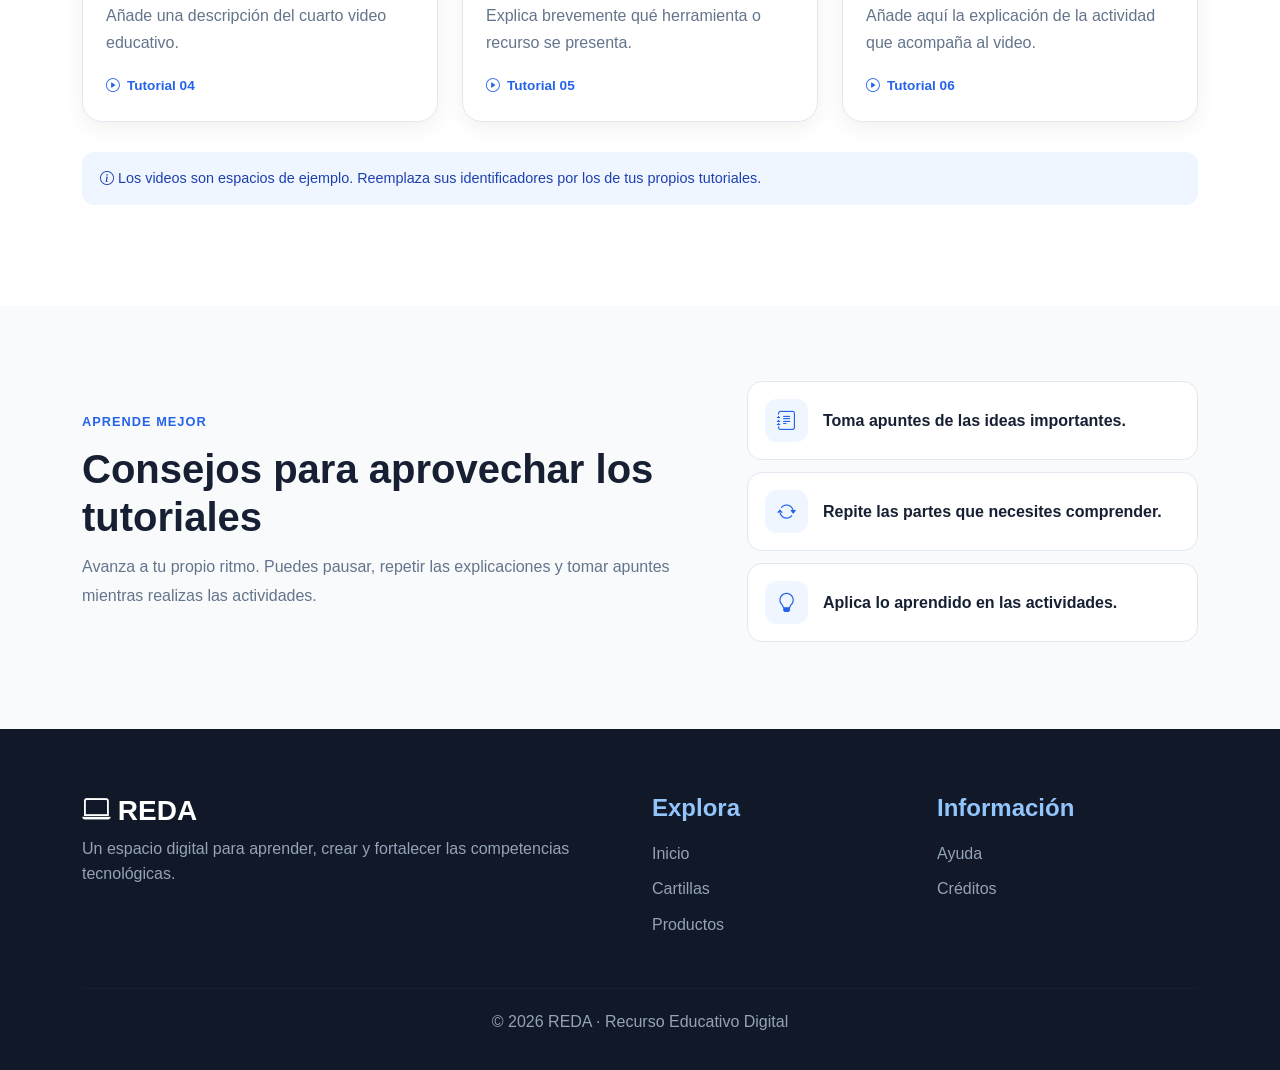
<file: videotutoriales.html>
<!DOCTYPE html>
<html lang="es">
<head>
    <meta charset="UTF-8">
    <meta name="viewport" content="width=device-width, initial-scale=1.0">

    <title>Videotutoriales | REDA</title>

    <!-- Bootstrap -->
    <link href="https://cdn.jsdelivr.net/npm/bootstrap@5.3.2/dist/css/bootstrap.min.css"
          rel="stylesheet">

    <!-- Iconos -->
    <link rel="stylesheet"
          href="https://cdn.jsdelivr.net/npm/bootstrap-icons@1.11.3/font/bootstrap-icons.min.css">

    <!-- Estilos del proyecto -->
    <link rel="stylesheet" href="css/variables.css">
    <link rel="stylesheet" href="css/base.css">
    <link rel="stylesheet" href="css/layout.css">
    <link rel="stylesheet" href="css/components.css">
    <link rel="stylesheet" href="css/tutoriales.css">
</head>

<body>

    <!-- NAVEGACIÓN -->
    <header class="header-principal">
        <nav class="navbar navbar-expand-lg menu-principal">
            <div class="container">

                <a class="navbar-brand" href="index.html">
                    <img class="logo-giace" src="logos/logo%20GIACE.png" alt="Logo GIACE">
                </a>

                <button class="navbar-toggler" type="button"
                        data-bs-toggle="collapse"
                        data-bs-target="#menuNavegacion"
                        aria-controls="menuNavegacion"
                        aria-expanded="false"
                        aria-label="Abrir menú">
                    <span class="navbar-toggler-icon"></span>
                </button>

                <div class="collapse navbar-collapse" id="menuNavegacion">
                    <ul class="navbar-nav ms-auto">
                        <li class="nav-item">
                            <a class="nav-link" href="index.html">
                                <i class="bi bi-house"></i> Inicio
                            </a>
                        </li>

                        <li class="nav-item">
                            <a class="nav-link" href="cartillas.html">
                                <i class="bi bi-journal-bookmark"></i> Unidades
                            </a>
                        </li>

                        <li class="nav-item">
                            <a class="nav-link activo" href="videotutoriales.html">
                                <i class="bi bi-play-circle"></i> Videotutoriales
                            </a>
                        </li>

                        <li class="nav-item">
                            <a class="nav-link" href="productos.html">
                                <i class="bi bi-box-seam"></i> Productos
                            </a>
                        </li>

                        <li class="nav-item">
                            <a class="nav-link" href="ayuda.html">
                                <i class="bi bi-question-circle"></i> Ayuda
                            </a>
                        </li>

                        <li class="nav-item">
                            <a class="nav-link" href="creditos.html">
                                <i class="bi bi-people"></i> Créditos
                            </a>
                        </li>
                    </ul>
                </div>

            </div>
        </nav>
    </header>


    <main>

        <!-- PRESENTACIÓN -->
        <section class="tutorial-hero">
            <div class="container">
                <span class="etiqueta">
                    <i class="bi bi-play-btn"></i>
                    APRENDE A TU RITMO
                </span>

                <h1>Explora nuestros <span>videotutoriales</span></h1>

                <p>
                    Aprende paso a paso con recursos audiovisuales diseñados
                    para complementar tus actividades y fortalecer tus
                    conocimientos tecnológicos.
                </p>

                <a href="#biblioteca-videos" class="btn btn-tutorial">
                    Explorar videos
                    <i class="bi bi-arrow-down-circle"></i>
                </a>
            </div>
        </section>


        <!-- BIBLIOTECA DE VIDEOS -->
        <section class="biblioteca-videos" id="biblioteca-videos">
            <div class="container">

                <div class="encabezado-recursos">
                    <span class="subtitulo-color">BIBLIOTECA MULTIMEDIA</span>
                    <h2>Encuentra tu próximo tutorial</h2>
                    <p>
                        Selecciona un video y sigue las explicaciones
                        para avanzar en tu proceso de aprendizaje.
                    </p>
                </div>

                <!-- Filtro visual -->
                <div class="filtros-videos">
                    <button class="filtro-video activo" data-filtro="todos">
                        Todos
                    </button>
                    <button class="filtro-video" data-filtro="conceptos">
                        Conceptos
                    </button>
                    <button class="filtro-video" data-filtro="herramientas">
                        Herramientas digitales
                    </button>
                    <button class="filtro-video" data-filtro="practica">
                        Práctica
                    </button>
                </div>


                <div class="row g-4" id="contenedorVideos">

                    <!-- VIDEO 1 -->
                    <div class="col-md-6 col-lg-4 tarjeta-video-contenedor"
                         data-categoria="conceptos">

                        <article class="tarjeta-video">
                            <div class="video-marco">
                                <!-- Reemplaza VIDEO_ID por el ID de YouTube -->
                                <iframe
                                    src="https://www.youtube.com/embed/VIDEO_ID_1"
                                    title="Videotutorial 1"
                                    loading="lazy"
                                    allowfullscreen>
                                </iframe>
                            </div>

                            <div class="contenido-video">
                                <span class="etiqueta-video verde">
                                    Conceptos
                                </span>

                                <h3>Videotutorial 1</h3>

                                <p>
                                    Escribe aquí una breve descripción
                                    del contenido de este video.
                                </p>

                                <span class="numero-video">
                                    <i class="bi bi-play-circle"></i>
                                    Tutorial 01
                                </span>
                            </div>
                        </article>
                    </div>


                    <!-- VIDEO 2 -->
                    <div class="col-md-6 col-lg-4 tarjeta-video-contenedor"
                         data-categoria="herramientas">

                        <article class="tarjeta-video">
                            <div class="video-marco">
                                <iframe
                                    src="https://www.youtube.com/embed/VIDEO_ID_2"
                                    title="Videotutorial 2"
                                    loading="lazy"
                                    allowfullscreen>
                                </iframe>
                            </div>

                            <div class="contenido-video">
                                <span class="etiqueta-video azul">
                                    Herramientas digitales
                                </span>

                                <h3>Videotutorial 2</h3>

                                <p>
                                    Agrega aquí la descripción del segundo
                                    tutorial y lo que aprenderá el estudiante.
                                </p>

                                <span class="numero-video">
                                    <i class="bi bi-play-circle"></i>
                                    Tutorial 02
                                </span>
                            </div>
                        </article>
                    </div>


                    <!-- VIDEO 3 -->
                    <div class="col-md-6 col-lg-4 tarjeta-video-contenedor"
                         data-categoria="practica">

                        <article class="tarjeta-video">
                            <div class="video-marco">
                                <iframe
                                    src="https://www.youtube.com/embed/VIDEO_ID_3"
                                    title="Videotutorial 3"
                                    loading="lazy"
                                    allowfullscreen>
                                </iframe>
                            </div>

                            <div class="contenido-video">
                                <span class="etiqueta-video morado">
                                    Práctica
                                </span>

                                <h3>Videotutorial 3</h3>

                                <p>
                                    Describe la actividad práctica que
                                    se explica en este video.
                                </p>

                                <span class="numero-video">
                                    <i class="bi bi-play-circle"></i>
                                    Tutorial 03
                                </span>
                            </div>
                        </article>
                    </div>


                    <!-- VIDEO 4 -->
                    <div class="col-md-6 col-lg-4 tarjeta-video-contenedor"
                         data-categoria="conceptos">

                        <article class="tarjeta-video">
                            <div class="video-marco">
                                <iframe
                                    src="https://www.youtube.com/embed/VIDEO_ID_4"
                                    title="Videotutorial 4"
                                    loading="lazy"
                                    allowfullscreen>
                                </iframe>
                            </div>

                            <div class="contenido-video">
                                <span class="etiqueta-video verde">
                                    Conceptos
                                </span>

                                <h3>Videotutorial 4</h3>

                                <p>
                                    Añade una descripción del cuarto
                                    video educativo.
                                </p>

                                <span class="numero-video">
                                    <i class="bi bi-play-circle"></i>
                                    Tutorial 04
                                </span>
                            </div>
                        </article>
                    </div>


                    <!-- VIDEO 5 -->
                    <div class="col-md-6 col-lg-4 tarjeta-video-contenedor"
                         data-categoria="herramientas">

                        <article class="tarjeta-video">
                            <div class="video-marco">
                                <iframe
                                    src="https://www.youtube.com/embed/VIDEO_ID_5"
                                    title="Videotutorial 5"
                                    loading="lazy"
                                    allowfullscreen>
                                </iframe>
                            </div>

                            <div class="contenido-video">
                                <span class="etiqueta-video azul">
                                    Herramientas digitales
                                </span>

                                <h3>Videotutorial 5</h3>

                                <p>
                                    Explica brevemente qué herramienta
                                    o recurso se presenta.
                                </p>

                                <span class="numero-video">
                                    <i class="bi bi-play-circle"></i>
                                    Tutorial 05
                                </span>
                            </div>
                        </article>
                    </div>


                    <!-- VIDEO 6 -->
                    <div class="col-md-6 col-lg-4 tarjeta-video-contenedor"
                         data-categoria="practica">

                        <article class="tarjeta-video">
                            <div class="video-marco">
                                <iframe
                                    src="https://www.youtube.com/embed/VIDEO_ID_6"
                                    title="Videotutorial 6"
                                    loading="lazy"
                                    allowfullscreen>
                                </iframe>
                            </div>

                            <div class="contenido-video">
                                <span class="etiqueta-video morado">
                                    Práctica
                                </span>

                                <h3>Videotutorial 6</h3>

                                <p>
                                    Añade aquí la explicación de la
                                    actividad que acompaña al video.
                                </p>

                                <span class="numero-video">
                                    <i class="bi bi-play-circle"></i>
                                    Tutorial 06
                                </span>
                            </div>
                        </article>
                    </div>

                </div>

                <p class="nota-videos">
                    <i class="bi bi-info-circle"></i>
                    Los videos son espacios de ejemplo. Reemplaza sus
                    identificadores por los de tus propios tutoriales.
                </p>

            </div>
        </section>


        <!-- RECOMENDACIONES -->
        <section class="consejos-videos">
            <div class="container">
                <div class="row align-items-center g-4">

                    <div class="col-lg-7">
                        <span class="subtitulo-color">APRENDE MEJOR</span>
                        <h2>Consejos para aprovechar los tutoriales</h2>

                        <p>
                            Avanza a tu propio ritmo. Puedes pausar,
                            repetir las explicaciones y tomar apuntes
                            mientras realizas las actividades.
                        </p>
                    </div>

                    <div class="col-lg-5">
                        <div class="consejo-item">
                            <i class="bi bi-journal-text"></i>
                            <span>Toma apuntes de las ideas importantes.</span>
                        </div>

                        <div class="consejo-item">
                            <i class="bi bi-arrow-repeat"></i>
                            <span>Repite las partes que necesites comprender.</span>
                        </div>

                        <div class="consejo-item">
                            <i class="bi bi-lightbulb"></i>
                            <span>Aplica lo aprendido en las actividades.</span>
                        </div>
                    </div>

                </div>
            </div>
        </section>

    </main>


    <!-- PIE DE PÁGINA -->
    <footer class="footer">
        <div class="container">
            <div class="row g-4">

                <div class="col-md-6">
                    <h3><i class="bi bi-laptop"></i> REDA</h3>
                    <p>
                        Un espacio digital para aprender, crear
                        y fortalecer las competencias tecnológicas.
                    </p>
                </div>

                <div class="col-md-3">
                    <h4>Explora</h4>
                    <a href="index.html">Inicio</a>
                    <a href="cartillas.html">Cartillas</a>
                    <a href="productos.html">Productos</a>
                </div>

                <div class="col-md-3">
                    <h4>Información</h4>
                    <a href="ayuda.html">Ayuda</a>
                    <a href="creditos.html">Créditos</a>
                </div>

            </div>

            <hr>

            <div class="footer-bottom">
                <p>© <span id="anio"></span> REDA · Recurso Educativo Digital</p>
            </div>
        </div>
    </footer>

    <script src="https://cdn.jsdelivr.net/npm/bootstrap@5.3.2/dist/js/bootstrap.bundle.min.js"></script>
    <script src="js/index.js"></script>
    <script src="js/tutoriales.js"></script>

</body>
</html>
</file>
<file: css/variables.css>
:root {

    /* COLORES PRINCIPALES */

    --azul: #2563eb;
    --azul-oscuro: #1d4ed8;
    --azul-claro: #eff6ff;

    --morado: #7c3aed;
    --morado-claro: #f5f3ff;

    --turquesa: #0891b2;
    --turquesa-claro: #ecfeff;

    --verde: #10b981;
    --verde-oscuro: #059669;
    --verde-claro: #ecfdf5;

    --naranja: #f59e0b;
    --naranja-claro: #fffbeb;

    --rosa: #ec4899;
    --rosa-claro: #fdf2f8;


    /* TEXTO */

    --texto: #172033;
    --texto-secundario: #64748b;


    /* FONDOS */

    --blanco: #ffffff;
    --fondo: #f8fafc;
    --fondo-azul: #f1f5ff;


    /* BORDES */

    --borde: #e2e8f0;


    /* SOMBRAS */

    --sombra:
        0 10px 30px rgba(15, 23, 42, 0.08);

    --sombra-hover:
        0 18px 40px rgba(15, 23, 42, 0.13);


    /* BORDES */

    --radio: 18px;
}
</file>
<file: css/proyecto.css>
/* ==============================
   PRESENTACIÓN DEL PROYECTO
============================== */

.proyecto-presentacion {
    padding: 85px 0;
    background: #ffffff;
    overflow: hidden;
}

.titulo-proyecto {
    max-width: 780px;
    margin: 0 auto 55px;
    text-align: center;
}

.etiqueta-proyecto {
    display: inline-block;
    padding: 9px 16px;
    border-radius: 50px;
    background: #dcfce7;
    color: #15803d;
    font-size: .8rem;
    font-weight: 800;
}

.titulo-proyecto h2 {
    margin: 18px 0;
    font-size: clamp(2rem, 5vw, 3rem);
    font-weight: 800;
    color: #172033;
}

.titulo-proyecto h2 span {
    color: #7c3aed;
}

.titulo-proyecto p {
    color: #64748b;
    line-height: 1.8;
}


/* ==============================
   BLOQUE PRINCIPAL
============================== */

.proyecto-principal {
    display: grid;
    grid-template-columns: 1fr 1.2fr;
    align-items: center;
    gap: 55px;
    margin-bottom: 55px;
}

.proyecto-imagen {
    min-height: 350px;
    position: relative;
    display: flex;
    align-items: center;
    justify-content: center;
    overflow: hidden;
    border-radius: 30px;
    background: linear-gradient(135deg, #d1fae5, #dbeafe, #ede9fe);
}

.imagen-contenido {
    width: 220px;
    height: 220px;
    display: flex;
    flex-direction: column;
    justify-content: center;
    align-items: center;
    gap: 15px;
    border: 5px solid white;
    border-radius: 40px;
    background: linear-gradient(135deg, #059669, #2563eb);
    color: white;
    box-shadow: 0 15px 35px #2563eb30;
    transform: rotate(-5deg);
}

.imagen-contenido i {
    font-size: 6rem;
}

.imagen-contenido span {
    font-size: .75rem;
    font-weight: 800;
    letter-spacing: 1px;
}

.burbuja-proyecto {
    position: absolute;
    width: 65px;
    height: 65px;
    display: flex;
    justify-content: center;
    align-items: center;
    border: 3px solid white;
    border-radius: 20px;
    color: white;
    font-size: 1.8rem;
    box-shadow: 0 8px 20px #00000015;
}

.burbuja-1 {
    top: 30px;
    left: 30px;
    background: #10b981;
}

.burbuja-2 {
    top: 35px;
    right: 30px;
    background: #7c3aed;
}

.burbuja-3 {
    bottom: 30px;
    right: 40px;
    background: #f59e0b;
}


/* DESCRIPCIÓN */

.proyecto-descripcion .subtitulo-proyecto {
    color: #2563eb;
    font-weight: 800;
    font-size: .8rem;
    letter-spacing: 1px;
}

.proyecto-descripcion h3 {
    margin: 15px 0 20px;
    font-size: clamp(1.6rem, 3vw, 2.2rem);
    line-height: 1.3;
    font-weight: 800;
}

.proyecto-descripcion p {
    color: #64748b;
    line-height: 1.9;
}

.ubicacion-proyecto {
    display: inline-flex;
    align-items: center;
    gap: 9px;
    margin-top: 10px;
    padding: 11px 16px;
    border-radius: 50px;
    background: #eff6ff;
    color: #2563eb;
    font-weight: 700;
}


/* ==============================
   RESUMEN
============================== */

.resumen-proyecto {
    display: flex;
    align-items: flex-start;
    gap: 22px;
    padding: 30px;
    margin-bottom: 85px;
    border: 1px solid #bfdbfe;
    border-radius: 22px;
    background: linear-gradient(120deg, #eff6ff, #f5f3ff);
}

.icono-resumen {
    flex-shrink: 0;
    width: 60px;
    height: 60px;
    display: flex;
    align-items: center;
    justify-content: center;
    border-radius: 18px;
    background: white;
    color: #2563eb;
    font-size: 1.8rem;
}

.resumen-proyecto h3 {
    font-size: 1.3rem;
    font-weight: 800;
}

.resumen-proyecto p {
    margin-bottom: 0;
    color: #64748b;
    line-height: 1.8;
}


/* ==============================
   ENCABEZADOS SECUNDARIOS
============================== */

.titulo-secundario {
    max-width: 750px;
    margin: 0 auto 40px;
    text-align: center;
}

.titulo-secundario > span {
    color: #7c3aed;
    font-size: .8rem;
    font-weight: 800;
    letter-spacing: 1px;
}

.titulo-secundario h2 {
    margin: 12px 0;
    font-size: clamp(1.7rem, 4vw, 2.4rem);
    font-weight: 800;
}

.titulo-secundario p {
    color: #64748b;
    line-height: 1.8;
}


/* ==============================
   OBJETIVOS
============================== */

.objetivos-proyecto {
    margin-bottom: 85px;
}

.tarjeta-objetivo {
    height: 100%;
    padding: 30px;
    border: 1px solid #e2e8f0;
    border-radius: 22px;
    background: white;
    box-shadow: 0 7px 25px #0f172a08;
}

.objetivo-general {
    border-top: 5px solid #10b981;
}

.objetivo-especifico {
    border-top: 5px solid #7c3aed;
}

.objetivo-icono {
    width: 55px;
    height: 55px;
    display: flex;
    justify-content: center;
    align-items: center;
    margin-bottom: 20px;
    border-radius: 16px;
    background: #ecfdf5;
    color: #059669;
    font-size: 1.7rem;
}

.objetivo-especifico .objetivo-icono {
    background: #f5f3ff;
    color: #7c3aed;
}

.tarjeta-objetivo > span {
    color: #64748b;
    font-size: .75rem;
    font-weight: 800;
    letter-spacing: 1px;
}

.tarjeta-objetivo h3 {
    margin: 12px 0;
    font-size: 1.35rem;
    font-weight: 800;
}

.tarjeta-objetivo p,
.tarjeta-objetivo li {
    color: #64748b;
    line-height: 1.8;
}

.tarjeta-objetivo ul {
    padding-left: 20px;
    margin: 15px 0 0;
}

.tarjeta-objetivo li {
    margin-bottom: 12px;
    padding-left: 5px;
}


/* ==============================
   IMPORTANCIA
============================== */

.importancia-proyecto {
    padding: 70px 0;
    margin-bottom: 60px;
    background: #f8fafc;
    border-radius: 28px;
}

.importancia-proyecto .titulo-secundario {
    padding: 0 20px;
}

.tarjeta-importancia {
    height: 100%;
    padding: 30px;
    margin: 0 12px;
    border: 1px solid #e2e8f0;
    border-radius: 20px;
    background: white;
    transition: .3s;
}

.tarjeta-importancia:hover {
    transform: translateY(-7px);
    box-shadow: 0 15px 30px #00000012;
}

.tarjeta-importancia > i {
    display: inline-flex;
    align-items: center;
    justify-content: center;
    width: 65px;
    height: 65px;
    margin-bottom: 20px;
    border-radius: 18px;
    font-size: 2rem;
}

.tarjeta-importancia h3 {
    font-size: 1.25rem;
    font-weight: 800;
}

.tarjeta-importancia p {
    color: #64748b;
    line-height: 1.8;
    margin-bottom: 0;
}

.importancia-verde > i {
    color: #059669;
    background: #d1fae5;
}

.importancia-azul > i {
    color: #2563eb;
    background: #dbeafe;
}

.importancia-morado > i {
    color: #7c3aed;
    background: #ede9fe;
}


/* ==============================
   OBJETIVOS DE DESARROLLO SOSTENIBLE
============================== */

.ods-proyecto {
    margin-bottom: 85px;
}

.tarjeta-ods {
    display: flex;
    align-items: flex-start;
    gap: 20px;
    height: 100%;
    padding: 25px;
    border-radius: 20px;
    color: white;
}

.ods-4 {
    background: #c5192d;
}

.ods-13 {
    background: #3f7e44;
}

.numero-ods {
    flex-shrink: 0;
    font-size: 3.5rem;
    line-height: 1;
    font-weight: 900;
}

.tarjeta-ods span {
    font-size: .8rem;
    font-weight: 800;
    letter-spacing: 1px;
}

.tarjeta-ods h3 {
    font-size: 1.4rem;
    font-weight: 800;
    margin: 8px 0;
}

.tarjeta-ods p {
    margin-bottom: 0;
    font-size: .9rem;
    line-height: 1.7;
}


/* ==============================
   DATOS DEL PROYECTO
============================== */

.datos-proyecto {
    padding: 50px 0;
    margin-bottom: 60px;
    border-top: 1px solid #e2e8f0;
    border-bottom: 1px solid #e2e8f0;
}

.dato-proyecto {
    height: 100%;
    padding: 23px 12px;
    text-align: center;
    border: 1px solid #e2e8f0;
    border-radius: 17px;
    background: white;
}

.dato-proyecto i {
    display: block;
    margin-bottom: 12px;
    color: #7c3aed;
    font-size: 1.8rem;
}

.dato-proyecto strong {
    display: block;
    margin-bottom: 7px;
    font-size: .95rem;
    font-weight: 800;
}

.dato-proyecto span {
    color: #64748b;
    font-size: .8rem;
}


/* ==============================
   MENSAJE FINAL
============================== */

.mensaje-proyecto {
    padding: 55px 25px;
    text-align: center;
    border: 1px solid #ddd6fe;
    border-radius: 27px;
    background: linear-gradient(120deg, #ecfdf5, #eff6ff, #f5f3ff);
}

.mensaje-proyecto > i {
    display: block;
    margin-bottom: 18px;
    color: #f59e0b;
    font-size: 3rem;
}

.mensaje-proyecto h2 {
    max-width: 750px;
    margin: auto;
    font-size: clamp(1.6rem, 4vw, 2.3rem);
    font-weight: 800;
}

.mensaje-proyecto p {
    max-width: 650px;
    margin: 15px auto 25px;
    color: #64748b;
    line-height: 1.8;
}

.btn-proyecto {
    display: inline-flex;
    align-items: center;
    gap: 9px;
    padding: 13px 22px;
    border-radius: 12px;
    background: #2563eb;
    color: white;
    text-decoration: none;
    font-weight: 700;
    transition: .3s;
}

.btn-proyecto:hover {
    color: white;
    background: #1d4ed8;
    transform: translateY(-3px);
}


/* ==============================
   RESPONSIVE
============================== */

@media (max-width: 991px) {

    .proyecto-principal {
        grid-template-columns: 1fr;
        gap: 35px;
    }

    .proyecto-imagen {
        min-height: 300px;
    }

}

@media (max-width: 576px) {

    .proyecto-presentacion {
        padding: 55px 0;
    }

    .resumen-proyecto {
        flex-direction: column;
        padding: 22px;
        margin-bottom: 55px;
    }

    .tarjeta-objetivo {
        padding: 23px;
    }

    .tarjeta-ods {
        padding: 20px;
        gap: 12px;
    }

    .numero-ods {
        font-size: 2.6rem;
    }

    .importancia-proyecto {
        padding: 45px 0;
    }

    .tarjeta-importancia {
        margin: 0;
    }

    .mensaje-proyecto {
        padding: 40px 20px;
    }

}
</file>
<file: css/base.css>
* {
    margin: 0;
    padding: 0;
    box-sizing: border-box;
}

html {
    scroll-behavior: smooth;
}

body {
    font-family: Arial, Helvetica, sans-serif;
    color: var(--color-texto);
    background: var(--color-fondo);
    line-height: 1.6;
}

a {
    text-decoration: none;
}

p {
    color: var(--color-texto-suave);
}

h1,
h2,
h3,
h4 {
    font-weight: 700;
}
</file>
<file: css/layout.css>
/* =====================================
   GENERAL
===================================== */

* {
    box-sizing: border-box;
}

html {
    scroll-behavior: smooth;
}

body {
    margin: 0;
    font-family: "Segoe UI", Arial, sans-serif;
    color: var(--texto);
    background: var(--fondo);
}

a {
    text-decoration: none;
}


/* =====================================
   BARRA DE NAVEGACIÓN
===================================== */

.header-principal {

    position: sticky;
    top: 0;

    z-index: 1000;

    background: rgba(255,255,255,0.94);

    backdrop-filter: blur(12px);

    border-bottom: 1px solid var(--borde);

    box-shadow:
        0 4px 20px rgba(15,23,42,0.06);
}


.menu-principal {

    min-height: 78px;
}


/* LOGO */

.navbar-brand {

    display: flex;

    align-items: center;

    gap: 8px;

    font-size: 1.45rem;

    font-weight: 800;

    color: var(--azul) !important;
}

.navbar-brand i {

    font-size: 1.3rem;

    color: var(--morado);
}

.navbar-brand .logo-giace {

    height: 38px;

    width: auto;
}


/* MENU */

.navbar-nav {

    gap: 7px;
}

.nav-link {

    display: flex !important;

    align-items: center;

    gap: 6px;

    padding: 9px 15px !important;

    border-radius: 12px;

    color: #475569 !important;

    font-weight: 600;

    transition: all 0.25s ease;
}

.nav-link:hover {

    color: var(--azul) !important;

    background: var(--azul-claro);

    transform: translateY(-2px);
}


/* INICIO ACTIVO */

.nav-link.activo {

    color: white !important;

    background:
        linear-gradient(
            135deg,
            var(--azul),
            var(--morado)
        );

    box-shadow:
        0 5px 15px rgba(37,99,235,0.25);
}

.nav-link.activo:hover {

    color: white !important;

    background:
        linear-gradient(
            135deg,
            var(--azul-oscuro),
            var(--morado)
        );
}


/* =====================================
   HERO
===================================== */

.hero {

    position: relative;

    overflow: hidden;

    min-height: 600px;

    display: flex;

    align-items: center;

    padding: 90px 0;

    background:

        radial-gradient(
            circle at 10% 20%,
            #dbeafe,
            transparent 28%
        ),

        radial-gradient(
            circle at 90% 20%,
            #ede9fe,
            transparent 28%
        ),

        linear-gradient(
            135deg,
            #f8fbff,
            #ffffff
        );
}


/* decoración */

.hero::before {

    content: "";

    position: absolute;

    width: 280px;

    height: 280px;

    border-radius: 50%;

    background:
        rgba(124,58,237,0.07);

    right: -120px;

    top: 80px;
}

.hero::after {

    content: "";

    position: absolute;

    width: 180px;

    height: 180px;

    border-radius: 50%;

    background:
        rgba(8,145,178,0.08);

    left: -80px;

    bottom: 20px;
}


/* TITULO */

.hero h1 {

    position: relative;

    z-index: 2;

    font-size:
        clamp(
            2.5rem,
            5vw,
            4.2rem
        );

    line-height: 1.08;

    font-weight: 800;

    margin: 20px 0;
}

.hero h1 span {

    background:

        linear-gradient(
            90deg,
            var(--azul),
            var(--morado)
        );

    -webkit-background-clip: text;

    -webkit-text-fill-color: transparent;
}


.hero-texto {

    max-width: 680px;

    color: var(--texto-secundario);

    font-size: 1.12rem;

    line-height: 1.8;

    margin-bottom: 32px;
}


/* ETIQUETA */

.etiqueta {

    display: inline-block;

    padding: 8px 15px;

    border-radius: 50px;

    background: var(--azul-claro);

    color: var(--azul);

    border: 1px solid #bfdbfe;

    font-size: 0.78rem;

    font-weight: 800;

    letter-spacing: 1px;
}


/* =====================================
   BOTONES HERO
===================================== */

.hero-botones {

    display: flex;

    gap: 14px;

    flex-wrap: wrap;
}


/* =====================================
   ILUSTRACIÓN
===================================== */

.hero-ilustracion {

    height: 390px;

    position: relative;

    display: flex;

    justify-content: center;

    align-items: center;
}


.circulo-principal {

    width: 250px;

    height: 250px;

    border-radius: 50%;

    display: flex;

    justify-content: center;

    align-items: center;

    color: white;

    font-size: 6.5rem;

    background:

        linear-gradient(
            135deg,
            var(--azul),
            var(--morado)
        );

    box-shadow:

        0 25px 60px
        rgba(37,99,235,0.28);
}


/* ICONOS FLOTANTES */

.icono-flotante {

    position: absolute;

    width: 68px;

    height: 68px;

    border-radius: 18px;

    display: flex;

    justify-content: center;

    align-items: center;

    font-size: 1.7rem;

    background: white;

    box-shadow: var(--sombra);

    animation: flotar 4s ease-in-out infinite;
}


.icono-1 {

    top: 40px;

    left: 10%;

    color: var(--naranja);

    background: var(--naranja-claro);
}

.icono-2 {

    right: 5%;

    top: 110px;

    color: var(--turquesa);

    background: var(--turquesa-claro);
}

.icono-3 {

    bottom: 25px;

    left: 18%;

    color: var(--morado);

    background: var(--morado-claro);
}


@keyframes flotar {

    0% {
        transform: translateY(0);
    }

    50% {
        transform: translateY(-10px);
    }

    100% {
        transform: translateY(0);
    }
}


/* =====================================
   RECURSOS
===================================== */

.recursos {

    padding: 100px 0;

    background: white;
}


.titulo-seccion {

    max-width: 700px;

    margin:
        0 auto 55px;

    text-align: center;
}


.titulo-seccion span {

    color: var(--azul);

    font-size: 0.8rem;

    font-weight: 800;

    letter-spacing: 1px;
}


.titulo-seccion h2 {

    margin: 12px 0;

    font-size: 2.6rem;

    font-weight: 800;
}


.titulo-seccion p {

    color: var(--texto-secundario);

    font-size: 1.05rem;
}


/* =====================================
   PRESENTACIÓN DEL PROYECTO
===================================== */

.presentacion-proyecto {

    padding: 100px 0;

    background:

        linear-gradient(
            135deg,
            #f8fafc,
            #eff6ff
        );
}


.presentacion-proyecto h2 {

    font-size: 2.7rem;

    font-weight: 800;

    margin: 18px 0;
}


.presentacion-proyecto h2 span {

    color: var(--azul);
}


.presentacion-proyecto p {

    color: var(--texto-secundario);

    line-height: 1.8;
}


/* =====================================
   INFORMACIÓN PROYECTO
===================================== */

.info-proyecto {

    padding: 30px;

    background: white;

    border-radius: 22px;

    border: 1px solid var(--borde);

    box-shadow: var(--sombra);
}


.dato-proyecto {

    display: flex;

    gap: 17px;

    margin-bottom: 28px;
}


.dato-proyecto:last-child {

    margin-bottom: 0;
}


.dato-icono {

    flex-shrink: 0;

    width: 52px;

    height: 52px;

    border-radius: 15px;

    display: flex;

    align-items: center;

    justify-content: center;

    color: var(--azul);

    background: var(--azul-claro);
}


/* =====================================
   LLAMADO A LA ACCIÓN
===================================== */

.llamado-accion {

    padding: 90px 20px;

    color: white;

    background:

        linear-gradient(
            135deg,
            var(--azul),
            var(--morado)
        );
}


.llamado-accion h2 {

    font-size: 2.6rem;

    font-weight: 800;
}


.llamado-accion p {

    color: rgba(255,255,255,0.9);

    max-width: 650px;

    margin: 15px auto 30px;
}


/* =====================================
   FOOTER
===================================== */

.footer {

    padding: 65px 0 20px;

    color: white;

    background: #111827;
}


.footer h3 {

    color: white;

    font-weight: 800;
}


.footer h4 {

    color: #93c5fd;

    margin-bottom: 18px;
}


.footer p,
.footer a {

    color: #94a3b8;
}


.footer a {

    display: block;

    margin-bottom: 10px;

    transition: 0.25s;
}


.footer a:hover {

    color: white;

    transform: translateX(4px);
}


.footer hr {

    border-color:
        rgba(255,255,255,0.1);

    margin: 40px 0 20px;
}


.footer-bottom {

    text-align: center;
}


/* =====================================
   RESPONSIVE
===================================== */

@media (max-width: 991px) {

    .navbar-nav {

        padding-top: 15px;
    }

    .nav-link {

        margin-bottom: 4px;
    }

    .hero {

        text-align: center;
    }

    .hero-texto {

        margin-left: auto;

        margin-right: auto;
    }

    .hero-botones {

        justify-content: center;
    }

    .hero-ilustracion {

        margin-top: 40px;
    }
}


@media (max-width: 576px) {

    .hero {

        padding: 65px 0;
    }

    .hero-ilustracion {

        height: 300px;
    }

    .circulo-principal {

        width: 190px;

        height: 190px;

        font-size: 5rem;
    }

    .icono-flotante {

        width: 55px;

        height: 55px;
    }

    .recursos,
    .presentacion-proyecto {

        padding: 70px 0;
    }
}
</file>
<file: css/components.css>
/* =====================================
   BOTÓN PRINCIPAL
===================================== */

.btn-principal {

    display: inline-flex;

    align-items: center;

    gap: 8px;

    padding: 13px 23px;

    border-radius: 12px;

    color: white;

    font-weight: 700;

    background:

        linear-gradient(
            135deg,
            var(--azul),
            var(--morado)
        );

    border: none;

    box-shadow:
        0 8px 20px
        rgba(37,99,235,0.22);

    transition: 0.3s;
}


.btn-principal:hover {

    color: white;

    transform:
        translateY(-3px);

    box-shadow:
        0 12px 25px
        rgba(37,99,235,0.3);
}


/* =====================================
   BOTÓN SECUNDARIO
===================================== */

.btn-secundario {

    display: inline-flex;

    align-items: center;

    gap: 8px;

    padding: 11px 23px;

    border-radius: 12px;

    color: var(--azul);

    font-weight: 700;

    background: white;

    border: 2px solid #bfdbfe;

    transition: 0.3s;
}


.btn-secundario:hover {

    color: white;

    background: var(--azul);

    border-color: var(--azul);

    transform:
        translateY(-3px);
}


/* =====================================
   TARJETAS DE RECURSOS
===================================== */

.tarjeta-recurso {

    position: relative;

    height: 100%;

    padding: 30px;

    border-radius: 20px;

    background: white;

    border: 1px solid var(--borde);

    box-shadow:
        0 7px 25px
        rgba(15,23,42,0.06);

    transition:
        transform 0.3s ease,
        box-shadow 0.3s ease,
        border-color 0.3s ease;

    overflow: hidden;
}


/* línea superior */

.tarjeta-recurso::before {

    content: "";

    position: absolute;

    top: 0;

    left: 0;

    right: 0;

    height: 5px;

    background: var(--azul);
}


.tarjeta-recurso:hover {

    transform:
        translateY(-8px);

    box-shadow: var(--sombra-hover);
}


/* =====================================
   ICONO
===================================== */

.icono-recurso {

    width: 65px;

    height: 65px;

    display: flex;

    justify-content: center;

    align-items: center;

    border-radius: 18px;

    font-size: 1.8rem;

    margin-bottom: 20px;
}


/* =====================================
   CARTILLAS
===================================== */

.tarjeta-recurso:nth-child(1) {

    border-color:
        #bbf7d0;
}


.tarjeta-recurso:nth-child(1)::before {

    background:
        linear-gradient(
            90deg,
            var(--verde),
            var(--turquesa)
        );
}


.tarjeta-recurso:nth-child(1)
.icono-recurso {

    color: var(--verde-oscuro);

    background: var(--verde-claro);
}


.tarjeta-recurso:nth-child(1) a {

    color: var(--verde-oscuro);
}


/* =====================================
   VIDEOTUTORIALES
===================================== */

.tarjeta-recurso:nth-child(2) {

    border-color:
        #bfdbfe;
}


.tarjeta-recurso:nth-child(2)::before {

    background: var(--azul);
}


.tarjeta-recurso:nth-child(2)
.icono-recurso {

    color: var(--azul);

    background: var(--azul-claro);
}


.tarjeta-recurso:nth-child(2) a {

    color: var(--azul);
}


/* =====================================
   ACTIVIDADES
===================================== */

.tarjeta-recurso:nth-child(3) {

    border-color:
        #ddd6fe;
}


.tarjeta-recurso:nth-child(3)::before {

    background: var(--morado);
}


.tarjeta-recurso:nth-child(3)
.icono-recurso {

    color: var(--morado);

    background: var(--morado-claro);
}


.tarjeta-recurso:nth-child(3) a {

    color: var(--morado);
}


/* =====================================
   CRÉDITOS
===================================== */

.tarjeta-recurso:nth-child(4) {

    border-color:
        #fde68a;
}


.tarjeta-recurso:nth-child(4)::before {

    background: var(--naranja);
}


.tarjeta-recurso:nth-child(4)
.icono-recurso {

    color: #d97706;

    background: var(--naranja-claro);
}


.tarjeta-recurso:nth-child(4) a {

    color: #d97706;
}


/* =====================================
   TEXTO TARJETAS
===================================== */

.tarjeta-recurso h3 {

    font-size: 1.35rem;

    font-weight: 800;

    margin-bottom: 10px;
}


.tarjeta-recurso p {

    min-height: 75px;

    color: var(--texto-secundario);

    line-height: 1.65;
}


.tarjeta-recurso a {

    display: inline-flex;

    align-items: center;

    gap: 6px;

    font-weight: 700;

    transition: 0.25s;
}


.tarjeta-recurso a:hover {

    gap: 11px;
}


/* =====================================
   BOTÓN BLANCO CTA
===================================== */

.btn-blanco {

    display: inline-flex;

    align-items: center;

    gap: 8px;

    padding: 13px 26px;

    border-radius: 12px;

    color: var(--azul);

    background: white;

    font-weight: 700;

    transition: 0.3s;
}


.btn-blanco:hover {

    color: var(--morado);

    transform:
        translateY(-3px);

    box-shadow:
        0 10px 25px
        rgba(0,0,0,0.15);
}
</file>
<file: css/equipo.css>
.equipo-inicio {
    padding: 75px 0 80px;
    background: linear-gradient(180deg, #fff, #f8fafc);
}

.equipo-inicio-encabezado {
    max-width: 720px;
    margin: 0 auto 35px;
    text-align: center;
}

.equipo-inicio-encabezado > span {
    color: #2563eb;
    font-size: .8rem;
    font-weight: 800;
    letter-spacing: 1px;
}

.equipo-inicio-encabezado h2 {
    margin: 12px 0;
    color: #172033;
    font-size: clamp(1.8rem, 4vw, 2.5rem);
    font-weight: 800;
}

.equipo-inicio-encabezado p {
    color: #64748b;
    line-height: 1.8;
}

.carrusel-equipo {
    max-width: 1100px;
    margin: 0 auto;
}

.persona-carrusel {
    height: 100%;
    min-height: 270px;
    padding: 25px 14px;
    border: 1px solid #e2e8f0;
    border-radius: 22px;
    background: #fff;
    box-shadow: 0 10px 30px #0f172a0d;
    text-align: center;
}

.persona-carrusel-foto {
    width: 112px;
    height: 112px;
    display: flex;
    align-items: center;
    justify-content: center;
    overflow: hidden;
    margin: 0 auto 20px;
    border: 4px solid #fff;
    border-radius: 50%;
    box-shadow: 0 0 0 1px #e2e8f0;
    font-size: 3.5rem;
}

.persona-carrusel-foto img {
    width: 100%;
    height: 100%;
    object-fit: cover;
}

.persona-carrusel > span {
    color: #64748b;
    font-size: .75rem;
    font-weight: 800;
    letter-spacing: .8px;
    overflow-wrap: anywhere;
}

.persona-carrusel h3 {
    margin: 0 0 8px;
    color: #172033;
    font-size: 1.05rem;
    font-weight: 800;
    overflow-wrap: anywhere;
}

.persona-carrusel h3 a {
    color: inherit;
}

.persona-carrusel h3 a:hover {
    color: #2563eb;
}

.persona-carrusel-verde .persona-carrusel-foto {
    color: #059669;
    background: #ecfdf5;
}

.persona-carrusel-azul .persona-carrusel-foto {
    color: #2563eb;
    background: #eff6ff;
}

.persona-carrusel-morado .persona-carrusel-foto {
    color: #7c3aed;
    background: #f5f3ff;
}

.persona-carrusel-docente .persona-carrusel-foto {
    color: #d97706;
    background: #fffbeb;
}

@media (max-width: 575px) {
    .equipo-inicio {
        padding: 55px 0 60px;
    }

    .persona-carrusel {
        min-height: 200px;
        padding: 14px 5px;
        border-radius: 14px;
    }

    .persona-carrusel-foto {
        width: 62px;
        height: 62px;
        margin-bottom: 12px;
        font-size: 2rem;
    }

    .persona-carrusel h3 {
        font-size: .72rem;
    }

    .persona-carrusel > span {
        font-size: .58rem;
        letter-spacing: 0;
    }

    .equipo-inicio .row {
        --bs-gutter-x: .5rem;
    }
}
</file>
<file: css/ayuda.css>
/* ===============================
   PORTADA DE AYUDA
================================ */

.ayuda-hero {
    padding: 75px 20px 85px;
    text-align: center;
    background:
        radial-gradient(circle at 15% 20%, #dbeafe, transparent 30%),
        radial-gradient(circle at 85% 30%, #f3e8ff, transparent 30%),
        #f8fafc;
}

.ayuda-icono-principal {
    width: 85px;
    height: 85px;
    margin: 0 auto 22px;
    display: flex;
    justify-content: center;
    align-items: center;
    border-radius: 25px;
    background: linear-gradient(135deg, #2563eb, #7c3aed);
    color: white;
    font-size: 2.5rem;
    box-shadow: 0 15px 30px rgba(37, 99, 235, .2);
}

.ayuda-hero h1 {
    margin: 20px 0 15px;
    font-size: clamp(2.2rem, 5vw, 3.5rem);
    font-weight: 800;
}

.ayuda-hero h1 span {
    color: #7c3aed;
}

.ayuda-hero p {
    max-width: 700px;
    margin: 0 auto 25px;
    color: var(--texto-secundario);
    line-height: 1.8;
}

.btn-ayuda {
    display: inline-flex;
    align-items: center;
    gap: 9px;
    padding: 13px 22px;
    border-radius: 12px;
    background: linear-gradient(135deg, #2563eb, #7c3aed);
    color: white;
    font-weight: 700;
    transition: .3s;
}

.btn-ayuda:hover {
    color: white;
    transform: translateY(-3px);
    box-shadow: var(--sombra-hover);
}


/* ===============================
   ENCABEZADOS
================================ */

.guia-rapida,
.preguntas-ayuda {
    padding: 80px 0;
}

.encabezado-ayuda {
    max-width: 700px;
    margin: 0 auto 40px;
    text-align: center;
}

.encabezado-ayuda > span {
    color: #2563eb;
    font-size: .8rem;
    font-weight: 800;
    letter-spacing: 1px;
}

.encabezado-ayuda h2 {
    margin: 12px 0;
    font-size: clamp(1.8rem, 4vw, 2.5rem);
    font-weight: 800;
}

.encabezado-ayuda p {
    color: var(--texto-secundario);
}


/* ===============================
   TARJETAS DE PASOS
================================ */

.paso-ayuda {
    position: relative;
    height: 100%;
    padding: 30px;
    border: 1px solid var(--borde);
    border-radius: 22px;
    background: white;
    box-shadow: 0 7px 25px rgba(15, 23, 42, .05);
    transition: .3s;
}

.paso-ayuda:hover {
    transform: translateY(-7px);
    box-shadow: var(--sombra-hover);
}

.numero-paso {
    position: absolute;
    top: 20px;
    right: 22px;
    font-size: 1.5rem;
    font-weight: 800;
    opacity: .35;
}

.icono-paso {
    width: 65px;
    height: 65px;
    margin-bottom: 23px;
    display: flex;
    justify-content: center;
    align-items: center;
    border-radius: 18px;
    font-size: 1.8rem;
}

.paso-ayuda h3 {
    font-size: 1.3rem;
    font-weight: 800;
    margin-bottom: 12px;
}

.paso-ayuda p {
    color: var(--texto-secundario);
    line-height: 1.7;
    min-height: 80px;
}

.paso-ayuda a {
    display: inline-flex;
    align-items: center;
    gap: 7px;
    font-weight: 700;
    transition: .2s;
}

.paso-ayuda a:hover {
    gap: 12px;
}

.paso-verde {
    border-top: 5px solid #10b981;
}

.paso-verde .icono-paso {
    background: #ecfdf5;
    color: #059669;
}

.paso-verde a {
    color: #059669;
}

.paso-azul {
    border-top: 5px solid #2563eb;
}

.paso-azul .icono-paso {
    background: #eff6ff;
    color: #2563eb;
}

.paso-azul a {
    color: #2563eb;
}

.paso-morado {
    border-top: 5px solid #7c3aed;
}

.paso-morado .icono-paso {
    background: #f5f3ff;
    color: #7c3aed;
}

.paso-morado a {
    color: #7c3aed;
}


/* ===============================
   PREGUNTAS FRECUENTES
================================ */

.preguntas-ayuda {
    background: #f8fafc;
}

.acordeon-ayuda {
    max-width: 850px;
    margin: auto;
}

.acordeon-ayuda .accordion-item {
    margin-bottom: 14px;
    overflow: hidden;
    border: 1px solid #e2e8f0;
    border-radius: 15px !important;
    background: white;
}

.acordeon-ayuda .accordion-button {
    display: flex;
    gap: 12px;
    padding: 21px;
    color: #172033;
    background: white;
    font-weight: 700;
    box-shadow: none;
}

.acordeon-ayuda .accordion-button i {
    color: #7c3aed;
    font-size: 1.2rem;
}

.acordeon-ayuda .accordion-button:not(.collapsed) {
    color: #2563eb;
    background: #eff6ff;
}

.acordeon-ayuda .accordion-button::after {
    flex-shrink: 0;
}

.acordeon-ayuda .accordion-body {
    padding: 5px 22px 23px;
    color: var(--texto-secundario);
    line-height: 1.8;
}


/* ===============================
   MENSAJE FINAL
================================ */

.ayuda-final {
    padding: 75px 0;
    background: white;
}

.ayuda-final-tarjeta {
    padding: 55px 25px;
    text-align: center;
    border: 1px solid #ddd6fe;
    border-radius: 25px;
    background: linear-gradient(135deg, #eff6ff, #f5f3ff);
}

.ayuda-final-icono {
    width: 65px;
    height: 65px;
    display: flex;
    align-items: center;
    justify-content: center;
    margin: 0 auto 20px;
    border-radius: 20px;
    background: #fef3c7;
    color: #d97706;
    font-size: 1.8rem;
}

.ayuda-final-tarjeta h2 {
    font-weight: 800;
    font-size: clamp(1.7rem, 4vw, 2.4rem);
}

.ayuda-final-tarjeta p {
    max-width: 650px;
    margin: 15px auto 25px;
    color: var(--texto-secundario);
    line-height: 1.8;
}

.btn-volver {
    display: inline-flex;
    align-items: center;
    gap: 8px;
    padding: 13px 23px;
    border-radius: 12px;
    background: #2563eb;
    color: white;
    font-weight: 700;
    transition: .3s;
}

.btn-volver:hover {
    color: white;
    background: #1d4ed8;
    transform: translateY(-3px);
}


/* ===============================
   RESPONSIVE
================================ */

@media (max-width: 576px) {
    .ayuda-hero {
        padding: 55px 15px;
    }

    .guia-rapida,
    .preguntas-ayuda,
    .ayuda-final {
        padding: 55px 0;
    }

    .paso-ayuda p {
        min-height: auto;
    }

    .ayuda-final-tarjeta {
        padding: 40px 20px;
    }
}
</file>
<file: css/cartillas.css>
/* PORTADA */

.cartillas-hero {
    padding: 75px 20px 65px;
    text-align: center;
    background:
        radial-gradient(circle at 15% 20%, #d1fae5, transparent 30%),
        radial-gradient(circle at 85% 25%, #ddd6fe, transparent 30%),
        #f8fafc;
}

.cartillas-etiqueta {
    display: inline-block;
    padding: 9px 16px;
    border: 1px solid #bbf7d0;
    border-radius: 50px;
    background: #ecfdf5;
    color: #047857;
    font-size: .8rem;
    font-weight: 800;
}

.cartillas-hero h1 {
    margin: 22px 0 15px;
    font-size: clamp(2.3rem, 5vw, 3.7rem);
    font-weight: 800;
}

.cartillas-hero h1 span {
    color: #7c3aed;
}

.cartillas-hero p {
    max-width: 720px;
    margin: 0 auto 25px;
    color: #64748b;
    line-height: 1.8;
}

.btn-cartillas {
    display: inline-flex;
    align-items: center;
    gap: 9px;
    padding: 13px 23px;
    border-radius: 13px;
    color: white;
    background: linear-gradient(135deg, #059669, #2563eb);
    text-decoration: none;
    font-weight: 700;
    transition: .3s;
}

.btn-cartillas:hover {
    color: white;
    transform: translateY(-3px);
    box-shadow: 0 12px 25px #2563eb30;
}

.cartillas-dato {
    display: flex;
    justify-content: center;
    gap: 30px;
    flex-wrap: wrap;
    margin-top: 40px;
}

.cartillas-dato div {
    display: flex;
    align-items: center;
    gap: 9px;
    color: #334155;
}

.cartillas-dato i {
    color: #7c3aed;
    font-size: 1.25rem;
}


/* SECCIÓN PRINCIPAL */

.seccion-cartillas {
    padding: 80px 0;
    background: #fff;
}

.titulo-cartillas {
    max-width: 720px;
    margin: 0 auto 40px;
    text-align: center;
}

.titulo-cartillas > span {
    color: #2563eb;
    font-size: .8rem;
    font-weight: 800;
    letter-spacing: 1px;
}

.titulo-cartillas h2 {
    margin: 12px 0;
    font-size: clamp(1.8rem, 4vw, 2.5rem);
    font-weight: 800;
}

.titulo-cartillas p {
    color: #64748b;
    line-height: 1.8;
}


/* TARJETAS */

.tarjeta-cartilla {
    height: 100%;
    overflow: hidden;
    border: 1px solid #e2e8f0;
    border-radius: 22px;
    background: #fff;
    box-shadow: 0 7px 25px #0f172a0b;
    transition: transform .3s, box-shadow .3s;
}

.tarjeta-cartilla:hover {
    transform: translateY(-8px);
    box-shadow: 0 18px 40px #0f172a18;
}

.portada-cartilla {
    position: relative;
    min-height: 220px;
    padding: 25px;
    display: flex;
    flex-direction: column;
    align-items: center;
    justify-content: center;
    overflow: hidden;
}

.portada-cartilla::before,
.portada-cartilla::after {
    position: absolute;
    content: "";
    width: 170px;
    height: 170px;
    border-radius: 50%;
    background: #ffffff20;
}

.portada-cartilla::before {
    top: -80px;
    left: -45px;
}

.portada-cartilla::after {
    right: -70px;
    bottom: -100px;
    width: 230px;
    height: 230px;
}

.portada-uno {
    background: linear-gradient(135deg, #059669, #34d399);
}

.portada-dos {
    background: linear-gradient(135deg, #2563eb, #60a5fa);
}

.portada-tres {
    background: linear-gradient(135deg, #7c3aed, #c084fc);
}

.portada-cuatro {
    background: linear-gradient(135deg, #d97706, #fbbf24);
}

.numero-cartilla {
    position: absolute;
    top: 17px;
    left: 20px;
    color: white;
    font-size: 1.2rem;
    font-weight: 800;
}

.ilustracion-cartilla {
    position: relative;
    z-index: 1;
    width: 95px;
    height: 95px;
    display: flex;
    align-items: center;
    justify-content: center;
    border: 1px solid #ffffff65;
    border-radius: 26px;
    background: #ffffff30;
    color: white;
    font-size: 3.4rem;
    transform: rotate(-4deg);
    transition: .3s;
}

.tarjeta-cartilla:hover .ilustracion-cartilla {
    transform: rotate(0) scale(1.07);
}

.texto-portada {
    position: relative;
    z-index: 1;
    margin-top: 18px;
    color: white;
    font-size: .72rem;
    font-weight: 800;
    letter-spacing: 2px;
}

.contenido-cartilla {
    display: flex;
    flex-direction: column;
    padding: 25px;
    height: calc(100% - 220px);
}

.categoria-cartilla {
    align-self: flex-start;
    padding: 6px 11px;
    border-radius: 50px;
    font-size: .7rem;
    font-weight: 800;
}

.categoria-verde {
    background: #d1fae5;
    color: #047857;
}

.categoria-azul {
    background: #dbeafe;
    color: #1d4ed8;
}

.categoria-morado {
    background: #ede9fe;
    color: #6d28d9;
}

.categoria-naranja {
    background: #ffedd5;
    color: #c2410c;
}

.contenido-cartilla h3 {
    margin: 15px 0 10px;
    font-size: 1.25rem;
    font-weight: 800;
    line-height: 1.4;
}

.contenido-cartilla p {
    flex-grow: 1;
    min-height: 78px;
    color: #64748b;
    font-size: .95rem;
    line-height: 1.7;
}

.detalle-cartilla {
    display: flex;
    justify-content: space-between;
    gap: 8px;
    flex-wrap: wrap;
    padding: 15px 0;
    border-top: 1px solid #e2e8f0;
    color: #64748b;
    font-size: .78rem;
}

.detalle-cartilla span {
    display: flex;
    align-items: center;
    gap: 5px;
}

.detalle-cartilla i {
    color: #7c3aed;
}

.boton-cartilla {
    display: flex;
    justify-content: center;
    align-items: center;
    gap: 9px;
    width: 100%;
    padding: 12px 15px;
    border-radius: 12px;
    background: #eff6ff;
    color: #2563eb;
    text-decoration: none;
    font-weight: 800;
    transition: .25s;
}

.boton-cartilla:hover {
    background: #2563eb;
    color: white;
}


/* RECOMENDACIONES */

.recomendaciones-cartillas {
    padding: 0 0 80px;
}

.recomendaciones-panel {
    display: flex;
    align-items: center;
    gap: 22px;
    padding: 30px;
    border: 1px solid #ddd6fe;
    border-radius: 22px;
    background: linear-gradient(120deg, #eff6ff, #f5f3ff);
}

.recomendaciones-icono {
    flex-shrink: 0;
    width: 65px;
    height: 65px;
    display: flex;
    align-items: center;
    justify-content: center;
    border-radius: 20px;
    background: #fff;
    color: #7c3aed;
    font-size: 2rem;
}

.recomendaciones-panel h2 {
    font-size: 1.35rem;
    font-weight: 800;
}

.recomendaciones-panel p {
    margin-bottom: 0;
    color: #64748b;
    line-height: 1.7;
}

.boton-recomendacion {
    flex-shrink: 0;
    display: inline-flex;
    align-items: center;
    gap: 8px;
    padding: 12px 17px;
    border-radius: 12px;
    background: #7c3aed;
    color: white;
    text-decoration: none;
    font-weight: 700;
}

.boton-recomendacion:hover {
    color: white;
    background: #6d28d9;
}

@media (max-width: 767px) {
    .cartillas-dato {
        gap: 15px;
        flex-direction: column;
        align-items: center;
    }

    .seccion-cartillas {
        padding: 55px 0;
    }

    .recomendaciones-panel {
        align-items: flex-start;
        flex-direction: column;
    }

    .contenido-cartilla p {
        min-height: auto;
    }
}
</file>
<file: css/creditos.css>
/* ==================================
   PORTADA DE CRÉDITOS
================================== */

.creditos-hero {
    padding: 75px 20px 85px;
    text-align: center;
    background:
        radial-gradient(circle at 12% 20%, #d1fae5, transparent 30%),
        radial-gradient(circle at 85% 25%, #ddd6fe, transparent 32%),
        #f8fafc;
}

.creditos-icono-principal {
    width: 85px;
    height: 85px;
    display: flex;
    align-items: center;
    justify-content: center;
    margin: 0 auto 22px;
    border-radius: 25px;
    color: white;
    background: linear-gradient(135deg, #7c3aed, #2563eb);
    font-size: 2.5rem;
    box-shadow: 0 15px 30px #7c3aed30;
}

.creditos-etiqueta {
    display: inline-block;
    padding: 8px 15px;
    border-radius: 50px;
    background: #ede9fe;
    color: #6d28d9;
    font-size: .8rem;
    font-weight: 800;
    letter-spacing: 1px;
}

.creditos-hero h1 {
    margin: 22px 0 15px;
    font-size: clamp(2.2rem, 5vw, 3.6rem);
    font-weight: 800;
}

.creditos-hero h1 span {
    color: #7c3aed;
}

.creditos-hero p {
    max-width: 740px;
    margin: 0 auto 25px;
    color: #64748b;
    line-height: 1.8;
}

.boton-creditos {
    display: inline-flex;
    align-items: center;
    gap: 9px;
    padding: 13px 22px;
    border-radius: 12px;
    color: white;
    background: linear-gradient(135deg, #7c3aed, #2563eb);
    text-decoration: none;
    font-weight: 700;
    transition: .3s;
}

.boton-creditos:hover {
    color: white;
    transform: translateY(-3px);
    box-shadow: 0 12px 25px #7c3aed30;
}


/* ==================================
   PRESENTACIÓN DEL PROYECTO
================================== */

.presentacion-creditos {
    padding: 85px 0;
    background: white;
}

.subtitulo-creditos {
    color: #7c3aed;
    font-size: .8rem;
    font-weight: 800;
    letter-spacing: 1px;
}

.presentacion-creditos h2 {
    margin: 14px 0 20px;
    font-size: clamp(1.8rem, 4vw, 2.6rem);
    font-weight: 800;
    line-height: 1.25;
}

.presentacion-creditos p {
    color: #64748b;
    line-height: 1.9;
}

.valores-creditos {
    display: flex;
    flex-wrap: wrap;
    gap: 10px;
    margin-top: 25px;
}

.valores-creditos span {
    display: inline-flex;
    align-items: center;
    gap: 7px;
    padding: 9px 13px;
    border: 1px solid #d1fae5;
    border-radius: 50px;
    background: #ecfdf5;
    color: #047857;
    font-size: .85rem;
    font-weight: 700;
}


/* ILUSTRACIÓN */

.creditos-ilustracion {
    position: relative;
    min-height: 350px;
    display: flex;
    align-items: center;
    justify-content: center;
    overflow: hidden;
    border: 1px solid #ddd6fe;
    border-radius: 30px;
    background: linear-gradient(135deg, #eff6ff, #f5f3ff);
}

.centro-creditos {
    position: relative;
    z-index: 2;
    width: 180px;
    height: 180px;
    display: flex;
    align-items: center;
    justify-content: center;
    flex-direction: column;
    border: 5px solid white;
    border-radius: 35px;
    background: linear-gradient(135deg, #7c3aed, #2563eb);
    color: white;
    box-shadow: 0 15px 35px #7c3aed30;
    transform: rotate(-4deg);
}

.centro-creditos i {
    font-size: 3rem;
    margin-bottom: 5px;
}

.centro-creditos strong {
    font-size: 1.7rem;
    letter-spacing: 2px;
}

.centro-creditos span {
    font-size: .8rem;
}

.figura-creditos {
    position: absolute;
    z-index: 1;
    width: 75px;
    height: 75px;
    display: flex;
    align-items: center;
    justify-content: center;
    border: 3px solid white;
    border-radius: 22px;
    color: white;
    font-size: 2rem;
    box-shadow: 0 8px 20px #0f172a15;
}

.figura-a {
    top: 35px;
    left: 35px;
    background: #10b981;
    transform: rotate(-12deg);
}

.figura-b {
    top: 40px;
    right: 35px;
    background: #f59e0b;
    transform: rotate(10deg);
}

.figura-c {
    bottom: 35px;
    right: 45px;
    background: #ec4899;
    transform: rotate(-8deg);
}


/* ==================================
   EQUIPO DE TRABAJO
================================== */

.equipo-creditos {
    padding: 85px 0;
    background: #f8fafc;
}

.titulo-creditos {
    max-width: 720px;
    margin: 0 auto 40px;
    text-align: center;
}

.titulo-creditos > span {
    color: #2563eb;
    font-size: .8rem;
    font-weight: 800;
    letter-spacing: 1px;
}

.titulo-creditos h2 {
    margin: 12px 0;
    font-size: clamp(1.8rem, 4vw, 2.5rem);
    font-weight: 800;
}

.titulo-creditos p {
    color: #64748b;
    line-height: 1.8;
}

.tarjeta-persona {
    height: 100%;
    padding: 30px 24px;
    text-align: center;
    border: 1px solid #e2e8f0;
    border-top: 5px solid transparent;
    border-radius: 22px;
    background: white;
    box-shadow: 0 7px 25px #0f172a08;
    transition: .3s;
}

.tarjeta-persona:hover {
    transform: translateY(-7px);
    box-shadow: 0 18px 40px #0f172a15;
}

.persona-verde {
    border-top-color: #10b981;
}

.persona-azul {
    border-top-color: #3b82f6;
}

.persona-morado {
    border-top-color: #8b5cf6;
}

.avatar-persona {
    width: 90px;
    height: 90px;
    display: flex;
    align-items: center;
    justify-content: center;
    margin: 0 auto 20px;
    border-radius: 27px;
    font-size: 3rem;
    transition: .3s;
}

.tarjeta-persona:hover .avatar-persona {
    transform: scale(1.06);
}

.persona-verde .avatar-persona {
    color: #059669;
    background: #d1fae5;
}

.persona-azul .avatar-persona {
    color: #2563eb;
    background: #dbeafe;
}

.persona-morado .avatar-persona {
    color: #7c3aed;
    background: #ede9fe;
}

.rol-persona {
    display: inline-block;
    margin-bottom: 12px;
    color: #64748b;
    font-size: .7rem;
    font-weight: 800;
    letter-spacing: 1px;
}

.tarjeta-persona h3 {
    margin-bottom: 12px;
    font-size: 1.2rem;
    font-weight: 800;
}

.tarjeta-persona p {
    min-height: 90px;
    color: #64748b;
    font-size: .92rem;
    line-height: 1.7;
}

.linea-persona {
    height: 1px;
    margin: 20px 0;
    background: #e2e8f0;
}

.area-persona {
    display: inline-flex;
    align-items: center;
    justify-content: center;
    gap: 7px;
    color: #475569;
    font-size: .82rem;
    font-weight: 600;
}

.nota-creditos {
    margin-top: 30px;
    padding: 15px 18px;
    border: 1px solid #bfdbfe;
    border-radius: 13px;
    background: #eff6ff;
    color: #1d4ed8;
    font-size: .9rem;
    line-height: 1.7;
}


/* ==================================
   HERRAMIENTAS UTILIZADAS
================================== */

.herramientas-creditos {
    padding: 85px 0;
    background: white;
}

.herramienta-item {
    height: 100%;
    padding: 25px 15px;
    text-align: center;
    border: 1px solid #e2e8f0;
    border-radius: 19px;
    background: white;
    transition: .3s;
}

.herramienta-item:hover {
    transform: translateY(-5px);
    box-shadow: 0 12px 28px #0f172a12;
}

.herramienta-icono {
    width: 65px;
    height: 65px;
    display: flex;
    align-items: center;
    justify-content: center;
    margin: 0 auto 15px;
    border-radius: 19px;
    font-size: 2rem;
}

.icono-html {
    color: #ea580c;
    background: #ffedd5;
}

.icono-css {
    color: #2563eb;
    background: #dbeafe;
}

.icono-js {
    color: #a16207;
    background: #fef3c7;
}

.icono-bootstrap {
    color: #7c3aed;
    background: #ede9fe;
}

.herramienta-item h3 {
    font-size: 1.1rem;
    font-weight: 800;
}

.herramienta-item p {
    margin-bottom: 0;
    color: #64748b;
    font-size: .85rem;
    line-height: 1.6;
}

.aviso-herramientas {
    margin-top: 25px;
    color: #64748b;
    font-size: .85rem;
    text-align: center;
}


/* ==================================
   AGRADECIMIENTO
================================== */

.agradecimiento-creditos {
    padding: 0 0 85px;
    background: white;
}

.agradecimiento-panel {
    padding: 55px 25px;
    text-align: center;
    border: 1px solid #fbcfe8;
    border-radius: 28px;
    background:
        radial-gradient(circle at 10% 15%, #fce7f3, transparent 40%),
        linear-gradient(135deg, #fff7ed, #f5f3ff);
}

.agradecimiento-icono {
    width: 70px;
    height: 70px;
    display: flex;
    align-items: center;
    justify-content: center;
    margin: 0 auto 22px;
    border-radius: 22px;
    background: white;
    color: #ec4899;
    font-size: 16;
}
</file>
<file: css/productos.css>
.productos-hero {
    padding: 75px 20px 65px;
    text-align: center;
    background:
        radial-gradient(circle at 15% 20%, #dbeafe, transparent 30%),
        radial-gradient(circle at 85% 25%, #f5d0fe, transparent 30%),
        #f8fafc;
}

.productos-etiqueta {
    display: inline-block;
    padding: 9px 16px;
    border: 1px solid #bfdbfe;
    border-radius: 50px;
    background: #eff6ff;
    color: #1d4ed8;
    font-size: .8rem;
    font-weight: 800;
}

.productos-hero h1 {
    margin: 22px 0 15px;
    font-size: clamp(2.3rem, 5vw, 3.7rem);
    font-weight: 800;
}

.productos-hero h1 span {
    color: #7c3aed;
}

.productos-hero p {
    max-width: 720px;
    margin: 0 auto 25px;
    color: #64748b;
    line-height: 1.8;
}

.btn-productos {
    display: inline-flex;
    align-items: center;
    gap: 9px;
    padding: 13px 23px;
    border-radius: 13px;
    color: white;
    background: linear-gradient(135deg, #2563eb, #7c3aed);
    font-weight: 700;
    transition: .3s;
}

.btn-productos:hover {
    color: white;
    transform: translateY(-3px);
    box-shadow: 0 12px 25px #2563eb30;
}

.productos-datos {
    display: flex;
    justify-content: center;
    gap: 30px;
    flex-wrap: wrap;
    margin-top: 40px;
}

.productos-datos div {
    display: flex;
    align-items: center;
    gap: 9px;
    color: #334155;
}

.productos-datos i {
    color: #7c3aed;
    font-size: 1.25rem;
}

.seccion-productos {
    padding: 80px 0;
    background: #fff;
}

.titulo-productos {
    max-width: 720px;
    margin: 0 auto 40px;
    text-align: center;
}

.titulo-productos > span {
    color: #2563eb;
    font-size: .8rem;
    font-weight: 800;
    letter-spacing: 1px;
}

.titulo-productos h2 {
    margin: 12px 0;
    font-size: clamp(1.8rem, 4vw, 2.5rem);
    font-weight: 800;
}

.titulo-productos p {
    color: #64748b;
    line-height: 1.8;
}

.tarjeta-producto {
    height: 100%;
    padding: 30px;
    border: 1px solid #e2e8f0;
    border-radius: 22px;
    background: #fff;
    box-shadow: 0 7px 25px #0f172a0b;
    transition: transform .3s, box-shadow .3s;
}

.tarjeta-producto:hover {
    transform: translateY(-8px);
    box-shadow: 0 18px 40px #0f172a18;
}

.producto-icono {
    width: 62px;
    height: 62px;
    display: flex;
    align-items: center;
    justify-content: center;
    margin-bottom: 20px;
    border-radius: 18px;
    font-size: 1.7rem;
}

.producto-cartillas .producto-icono {
    color: #059669;
    background: #ecfdf5;
}

.producto-videos .producto-icono {
    color: #2563eb;
    background: #eff6ff;
}

.producto-proyecto .producto-icono {
    color: #7c3aed;
    background: #f5f3ff;
}

.producto-categoria {
    color: #64748b;
    font-size: .75rem;
    font-weight: 800;
    letter-spacing: .8px;
}

.tarjeta-producto h3 {
    margin: 10px 0;
    font-size: 1.3rem;
    font-weight: 800;
}

.tarjeta-producto p {
    min-height: 105px;
    color: #64748b;
    line-height: 1.7;
}

.tarjeta-producto a {
    display: inline-flex;
    align-items: center;
    gap: 7px;
    color: #2563eb;
    font-weight: 700;
    transition: gap .25s;
}

.tarjeta-producto a:hover {
    gap: 11px;
}

.recomendacion-productos {
    padding: 0 0 80px;
}

.panel-productos {
    display: flex;
    align-items: center;
    gap: 22px;
    padding: 30px;
    border: 1px solid #ddd6fe;
    border-radius: 22px;
    background: linear-gradient(120deg, #eff6ff, #f5f3ff);
}

.panel-productos-icono {
    flex-shrink: 0;
    width: 65px;
    height: 65px;
    display: flex;
    align-items: center;
    justify-content: center;
    border-radius: 20px;
    background: #fff;
    color: #7c3aed;
    font-size: 2rem;
}

.panel-productos h2 {
    font-size: 1.35rem;
    font-weight: 800;
}

.panel-productos p {
    margin-bottom: 0;
    color: #64748b;
    line-height: 1.7;
}

.panel-productos > a {
    flex-shrink: 0;
    display: inline-flex;
    align-items: center;
    gap: 8px;
    padding: 12px 17px;
    border-radius: 12px;
    background: #7c3aed;
    color: white;
    font-weight: 700;
}

.panel-productos > a:hover {
    color: white;
    background: #6d28d9;
}

@media (max-width: 767px) {
    .productos-datos {
        gap: 15px;
        flex-direction: column;
        align-items: center;
    }

    .seccion-productos {
        padding: 55px 0;
    }

    .tarjeta-producto p {
        min-height: auto;
    }

    .panel-productos {
        align-items: flex-start;
        flex-direction: column;
    }
}
</file>
<file: css/tutoriales.css>
/* HERO DE TUTORIALES */

.tutorial-hero {
    padding: 85px 20px;
    text-align: center;
    background:
        radial-gradient(circle at 15% 20%, #dbeafe, transparent 30%),
        radial-gradient(circle at 85% 30%, #ede9fe, transparent 30%),
        #f8fafc;
}

.tutorial-hero h1 {
    font-size: clamp(2.3rem, 5vw, 3.7rem);
    font-weight: 800;
    margin: 22px 0 15px;
}

.tutorial-hero h1 span {
    color: var(--azul);
}

.tutorial-hero p {
    max-width: 700px;
    margin: 0 auto 25px;
    color: var(--texto-secundario);
    line-height: 1.8;
}

.btn-tutorial {
    display: inline-flex;
    gap: 9px;
    align-items: center;
    padding: 13px 24px;
    border-radius: 12px;
    color: white;
    font-weight: 700;
    background: linear-gradient(135deg, var(--azul), var(--morado));
    transition: .3s;
}

.btn-tutorial:hover {
    color: white;
    transform: translateY(-3px);
    box-shadow: var(--sombra-hover);
}


/* BIBLIOTECA */

.biblioteca-videos {
    padding: 85px 0;
    background: white;
}

.encabezado-recursos {
    text-align: center;
    max-width: 720px;
    margin: 0 auto 35px;
}

.subtitulo-color {
    color: var(--azul);
    font-weight: 800;
    font-size: .8rem;
    letter-spacing: 1px;
}

.encabezado-recursos h2,
.consejos-videos h2 {
    font-size: clamp(1.8rem, 4vw, 2.5rem);
    font-weight: 800;
    margin: 12px 0;
}

.encabezado-recursos p {
    color: var(--texto-secundario);
}


/* FILTROS */

.filtros-videos {
    display: flex;
    justify-content: center;
    gap: 10px;
    flex-wrap: wrap;
    margin-bottom: 35px;
}

.filtro-video {
    padding: 10px 17px;
    border: 1px solid var(--borde);
    border-radius: 50px;
    color: #475569;
    background: white;
    font-weight: 600;
    transition: .25s;
}

.filtro-video:hover {
    border-color: var(--azul);
    color: var(--azul);
}

.filtro-video.activo {
    color: white;
    background: var(--azul);
    border-color: var(--azul);
}


/* TARJETAS */

.tarjeta-video {
    height: 100%;
    overflow: hidden;
    border: 1px solid var(--borde);
    border-radius: 20px;
    background: white;
    box-shadow: 0 6px 22px rgba(15,23,42,.06);
    transition: .3s;
}

.tarjeta-video:hover {
    transform: translateY(-7px);
    box-shadow: var(--sombra-hover);
}

.video-marco {
    position: relative;
    width: 100%;
    aspect-ratio: 16 / 9;
    background: #e2e8f0;
}

.video-marco iframe {
    position: absolute;
    inset: 0;
    width: 100%;
    height: 100%;
    border: 0;
}

.contenido-video {
    padding: 23px;
}

.contenido-video h3 {
    font-size: 1.25rem;
    font-weight: 800;
    margin: 14px 0 9px;
}

.contenido-video p {
    color: var(--texto-secundario);
    line-height: 1.7;
    min-height: 50px;
}

.etiqueta-video {
    display: inline-block;
    border-radius: 50px;
    padding: 6px 11px;
    font-size: .75rem;
    font-weight: 800;
}

.etiqueta-video.verde {
    background: var(--verde-claro);
    color: var(--verde-oscuro);
}

.etiqueta-video.azul {
    background: var(--azul-claro);
    color: var(--azul);
}

.etiqueta-video.morado {
    background: var(--morado-claro);
    color: var(--morado);
}

.numero-video {
    display: inline-flex;
    align-items: center;
    gap: 7px;
    color: var(--azul);
    font-size: .85rem;
    font-weight: 700;
}

.nota-videos {
    margin-top: 30px;
    padding: 15px 18px;
    border-radius: 12px;
    background: var(--azul-claro);
    color: #1e40af;
    font-size: .9rem;
}


/* CONSEJOS */

.consejos-videos {
    padding: 75px 0;
    background: #f8fafc;
}

.consejos-videos p {
    color: var(--texto-secundario);
    line-height: 1.8;
}

.consejo-item {
    display: flex;
    align-items: center;
    gap: 15px;
    padding: 17px;
    margin-bottom: 12px;
    background: white;
    border: 1px solid var(--borde);
    border-radius: 15px;
    font-weight: 600;
}

.consejo-item i {
    display: flex;
    align-items: center;
    justify-content: center;
    flex-shrink: 0;
    width: 43px;
    height: 43px;
    border-radius: 12px;
    color: var(--azul);
    background: var(--azul-claro);
    font-size: 1.2rem;
}

@media (max-width: 576px) {
    .tutorial-hero {
        padding: 60px 15px;
    }

    .biblioteca-videos {
        padding: 60px 0;
    }

    .filtros-videos {
        justify-content: flex-start;
    }
}
</file>
